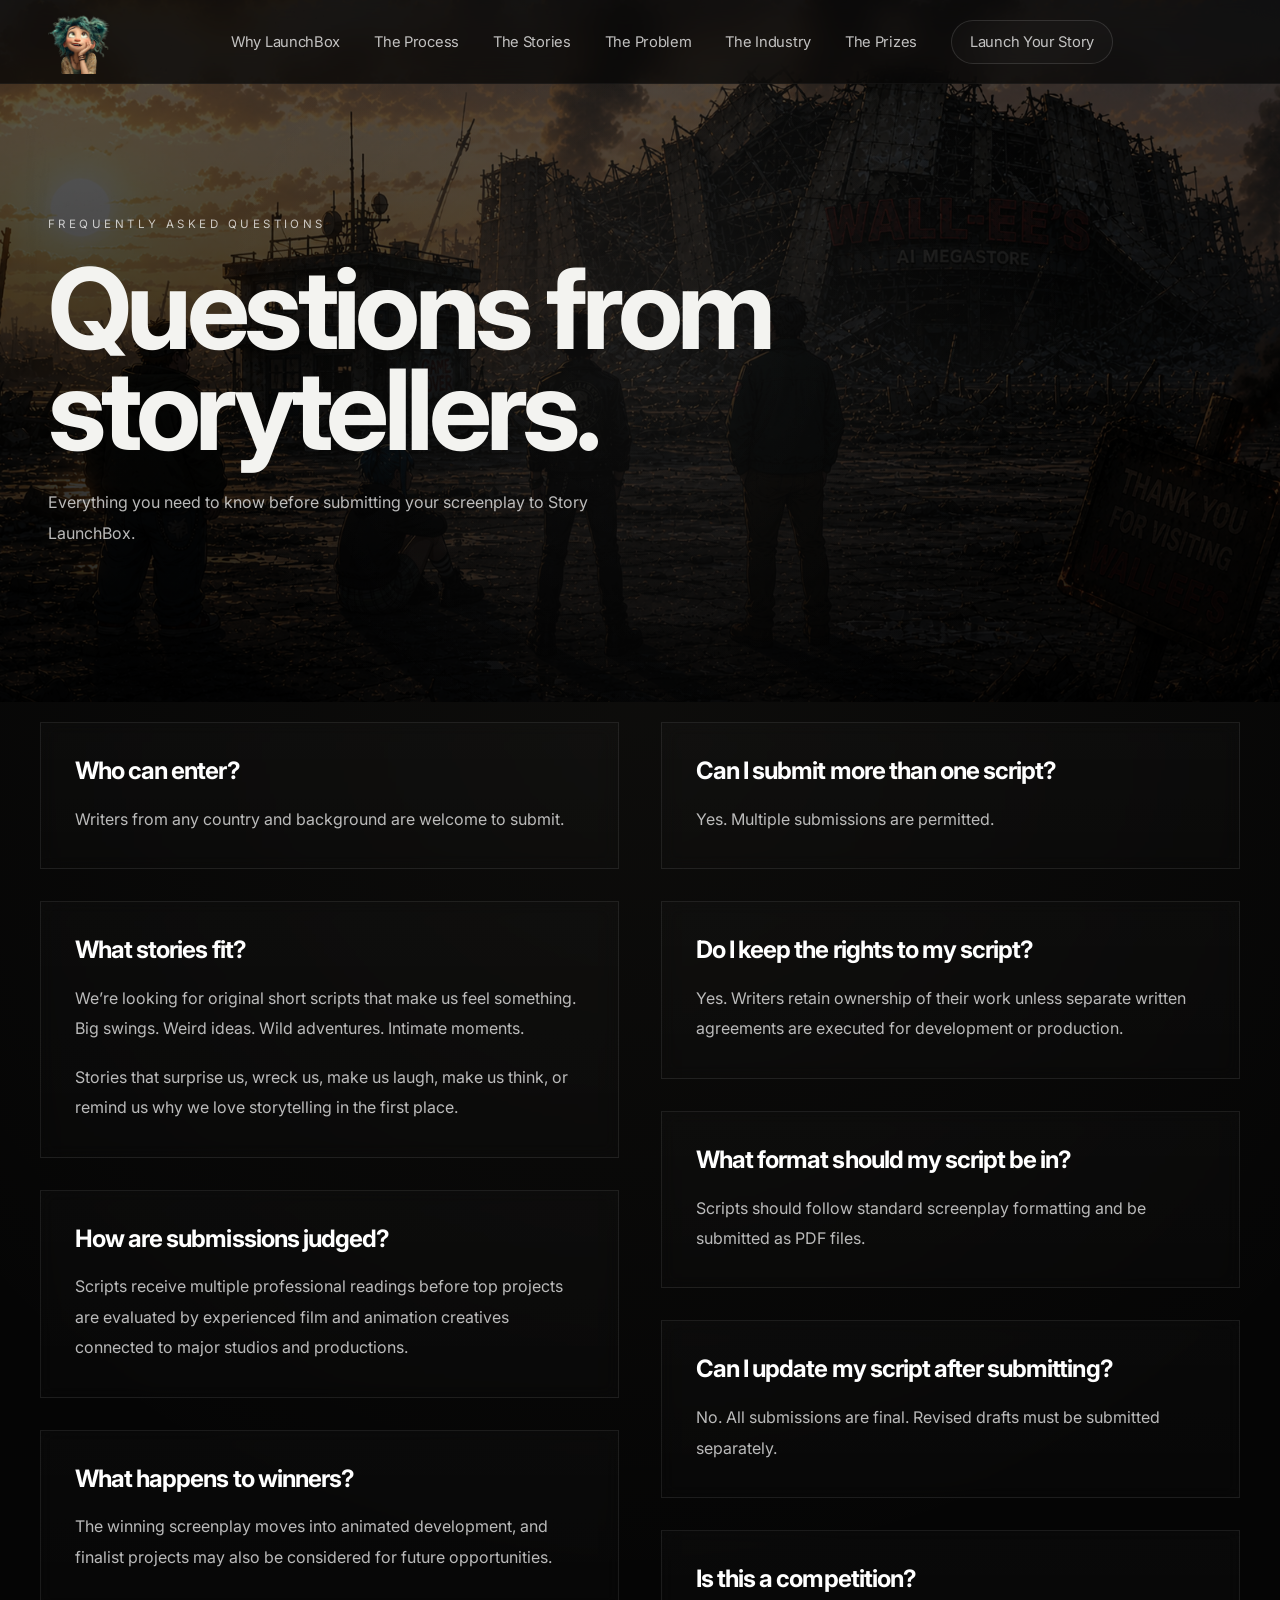
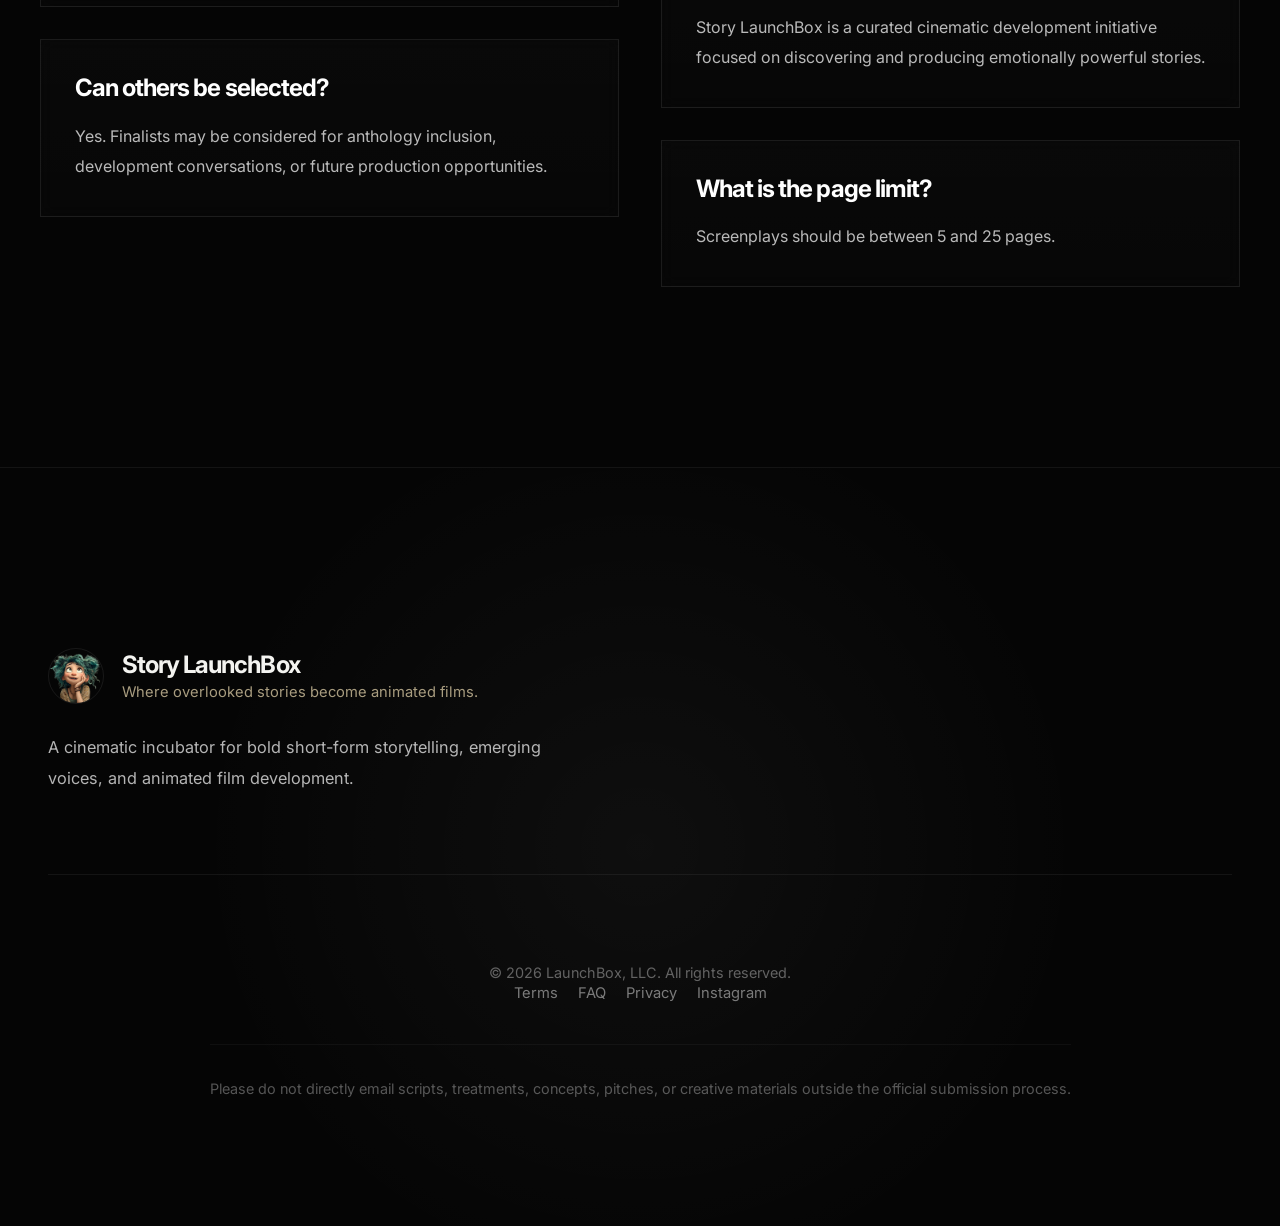
<file: faq.html>
<!DOCTYPE html>
<html lang="en">

<head>

  <meta charset="UTF-8" />

  <meta
    name="viewport"
    content="width=device-width, initial-scale=1.0"
  />

  <title>
Animation Screenplay Competition FAQ | Story LaunchBox
</title>

<meta
    name="keywords"
    content="screenplay competition, animation screenplay competition, short screenplay contest, screenplay submission, animated short film, screenplay incubator, short film screenplay competition, animation writing competition"
  />

  <meta
    name="author"
    content="Story LaunchBox"
  />

  <meta
    name="robots"
    content="index, follow"
  />

  <meta
    name="theme-color"
    content="#050505"
  />

  <meta
    name="color-scheme"
    content="dark"
  />

  <link
    rel="canonical"
    href="https://www.storylaunchbox.com/"
  />

  <!-- ========================= -->
  <!-- FAVICON -->
  <!-- ========================= -->

  <link
    rel="icon"
    type="image/x-icon"
    href="./assets/seo/favicon.ico"
  />

  <!-- ========================= -->
  <!-- OPEN GRAPH -->
  <!-- ========================= -->

  <meta
    property="og:type"
    content="website"
  />

  <meta
    property="og:site_name"
    content="Story LaunchBox"
  />

  <meta
    property="og:title"
    content="Story LaunchBox | Animated Short Screenplay Competition"
  />

  <meta
    property="og:description"
    content="One selected screenplay will become a professionally produced animated short film."
  />

  <meta
    property="og:url"
    content="https://www.storylaunchbox.com/"
  />

  <meta
    property="og:image"
    content="https://www.storylaunchbox.com/assets/seo/og-image.jpg"
  />

  <!-- ========================= -->
  <!-- TWITTER / X -->
  <!-- ========================= -->

  <meta
    name="twitter:card"
    content="summary_large_image"
  />

  <meta
    name="twitter:title"
    content="Story LaunchBox | Animated Short Screenplay Competition"
  />

  <meta
    name="twitter:description"
    content="One selected screenplay will become a professionally produced animated short film."
  />

  <meta
    name="twitter:image"
    content="https://www.storylaunchbox.com/assets/seo/og-image.jpg"
  />

  <!-- ========================= -->
  <!-- PERFORMANCE -->
  <!-- ========================= -->

  <link rel="preconnect" href="https://fonts.googleapis.com">

  <link
    rel="preconnect"
    href="https://fonts.gstatic.com"
    crossorigin
  >

  <!-- ========================= -->
  <!-- FONTS -->
  <!-- ========================= -->

  <link
    href="https://fonts.googleapis.com/css2?family=Inter:wght@300;400;500;600;700;800&display=swap"
    rel="stylesheet"
  >

  <!-- ========================= -->
  <!-- STYLES -->
  <!-- ========================= -->

  <link rel="stylesheet" href="style.css" />

</head>

<body>

  <!-- ========================= -->
  <!-- HEADER -->
  <!-- ========================= -->

  <header class="header">

    <a href="/" class="logo">

  <img
    src="./assets/logo/logo.png"
    alt="Story LaunchBox"
  >

</a>

    <button
      class="hamburger"
      id="hamburger"
      aria-label="Open Menu"
    >

      <span></span>
      <span></span>
      <span></span>

    </button>

    <nav
      class="nav"
      id="nav"
    >

      <a href="/#mission">
        Why LaunchBox
      </a>
      
      <a href="/#process">
        The Process
      </a>

      <a href="/#stories">
        The Stories
      </a>
      <a href="/#problem">
        The Problem
      </a>

      <a href="/#industry">
        The Industry
      </a>

      <a href="/#winner">
        The Prizes
      </a>

      <a
        href="./submit.html"
        class="nav-cta"
      >
        Launch Your Story
      </a>

    </nav>

  </header>

  <!-- ========================= -->
<!-- FAQ HERO -->
<!-- ========================= -->

<section class="page-hero">

  <div class="page-hero-bg why-bg"></div>

  <div class="page-hero-overlay"></div>

  <div class="page-hero-content">

    <p class="section-label">
      FREQUENTLY ASKED QUESTIONS
    </p>

    <h1>
      Questions from storytellers.
    </h1>

    <p>

      Everything you need to know before
      submitting your screenplay to Story LaunchBox.

    </p>

  </div>

</section>



<!-- ========================= -->
<!-- FAQ GRID -->
<!-- ========================= -->

<section class="faq-section">

  <div class="faq-grid">

    <!-- LEFT COLUMN -->

    <div class="faq-column">

      <div class="faq-item glow-card">

        <h3>
          Who can enter?
        </h3>

        <p>
          Writers from any country and background are welcome to submit.
        </p>

      </div>

      <div class="faq-item glow-card">

        <h3>
          What stories fit?
        </h3>

        <p>

          We’re looking for original short scripts that make us feel something.
          Big swings. Weird ideas. Wild adventures. Intimate moments.

        </p>

        <p>

          Stories that surprise us, wreck us, make us laugh,
          make us think, or remind us why we love storytelling
          in the first place.

        </p>

      </div>

      <div class="faq-item glow-card">

        <h3>
          How are submissions judged?
        </h3>

        <p>

          Scripts receive multiple professional readings before
          top projects are evaluated by experienced film and
          animation creatives connected to major studios and productions.

        </p>

      </div>

      <div class="faq-item glow-card">

        <h3>
          What happens to winners?
        </h3>

        <p>

          The winning screenplay moves into animated development,
          and finalist projects may also be considered for future opportunities.

        </p>

      </div>

      <div class="faq-item glow-card">

        <h3>
          Can others be selected?
        </h3>

        <p>

          Yes. Finalists may be considered for anthology inclusion,
          development conversations, or future production opportunities.

        </p>

      </div>

    </div>

    <!-- RIGHT COLUMN -->

    <div class="faq-column">

      <div class="faq-item glow-card">

        <h3>
          Can I submit more than one script?
        </h3>

        <p>
          Yes. Multiple submissions are permitted.
        </p>

      </div>

      <div class="faq-item glow-card">

        <h3>
          Do I keep the rights to my script?
        </h3>

        <p>

          Yes. Writers retain ownership of their work unless
          separate written agreements are executed for development
          or production.

        </p>

      </div>

      <div class="faq-item glow-card">

        <h3>
          What format should my script be in?
        </h3>

        <p>

          Scripts should follow standard screenplay formatting
          and be submitted as PDF files.

        </p>

      </div>

      <div class="faq-item glow-card">

        <h3>
          Can I update my script after submitting?
        </h3>

        <p>

          No. All submissions are final.
          Revised drafts must be submitted separately.

        </p>

      </div>

      <div class="faq-item glow-card">

        <h3>
          Is this a competition?
        </h3>

        <p>

          Story LaunchBox is a curated cinematic development initiative
          focused on discovering and producing emotionally powerful stories.

        </p>

      </div>

      <div class="faq-item glow-card">

        <h3>
          What is the page limit?
        </h3>

        <p>
          Screenplays should be between 5 and 25 pages.
        </p>

      </div>

    </div>

  </div>

</section>

<!-- ========================= -->
<!-- FOOTER -->
<!-- ========================= -->

<footer class="footer">

  <div class="footer-glow"></div>

  <div class="footer-inner">

    <!-- TOP -->

    <div class="footer-top">

      <div class="footer-brand">

        <div class="footer-logo-wrap">

          <img
            src="./assets/logo/logo.png"
            alt="Story LaunchBox"
            class="footer-logo"
          >

          <div>

            <h3>
              Story LaunchBox
            </h3>

            <p>
              Where overlooked stories become animated films.
            </p>

          </div>

        </div>

        <div class="footer-description">

          A cinematic incubator for bold short-form storytelling,
          emerging voices, and animated film development.

        </div>

      </div>

    </div>

    <!-- BOTTOM -->

    <div class="footer-bottom">

      <div class="footer-meta">

        <p>
          © 2026 LaunchBox, LLC. All rights reserved.
        </p>

      </div>

      <div class="footer-links">

        <a href="./terms.html">
    Terms
  </a>

  <a href="./faq.html">
    FAQ
  </a>

  <a href="./privacy.html">
    Privacy
  </a>

        <a
          href="https://www.instagram.com/storylaunchbox/"
          target="_blank"
        >
          Instagram
        </a>

      </div>

      <div class="footer-disclaimer">

        Please do not directly email scripts, treatments,
        concepts, pitches, or creative materials outside
        the official submission process.

      </div>

    </div>

  </div>

</footer>

  
  <!-- ========================= -->
<!-- BACK TO TOP -->
<!-- ========================= -->

<button
  class="to-top-btn"
  id="toTopBtn"
  aria-label="Back to top"
>

  ↑

</button>

<script src="script.js"></script>
</body>
</html>
</file>
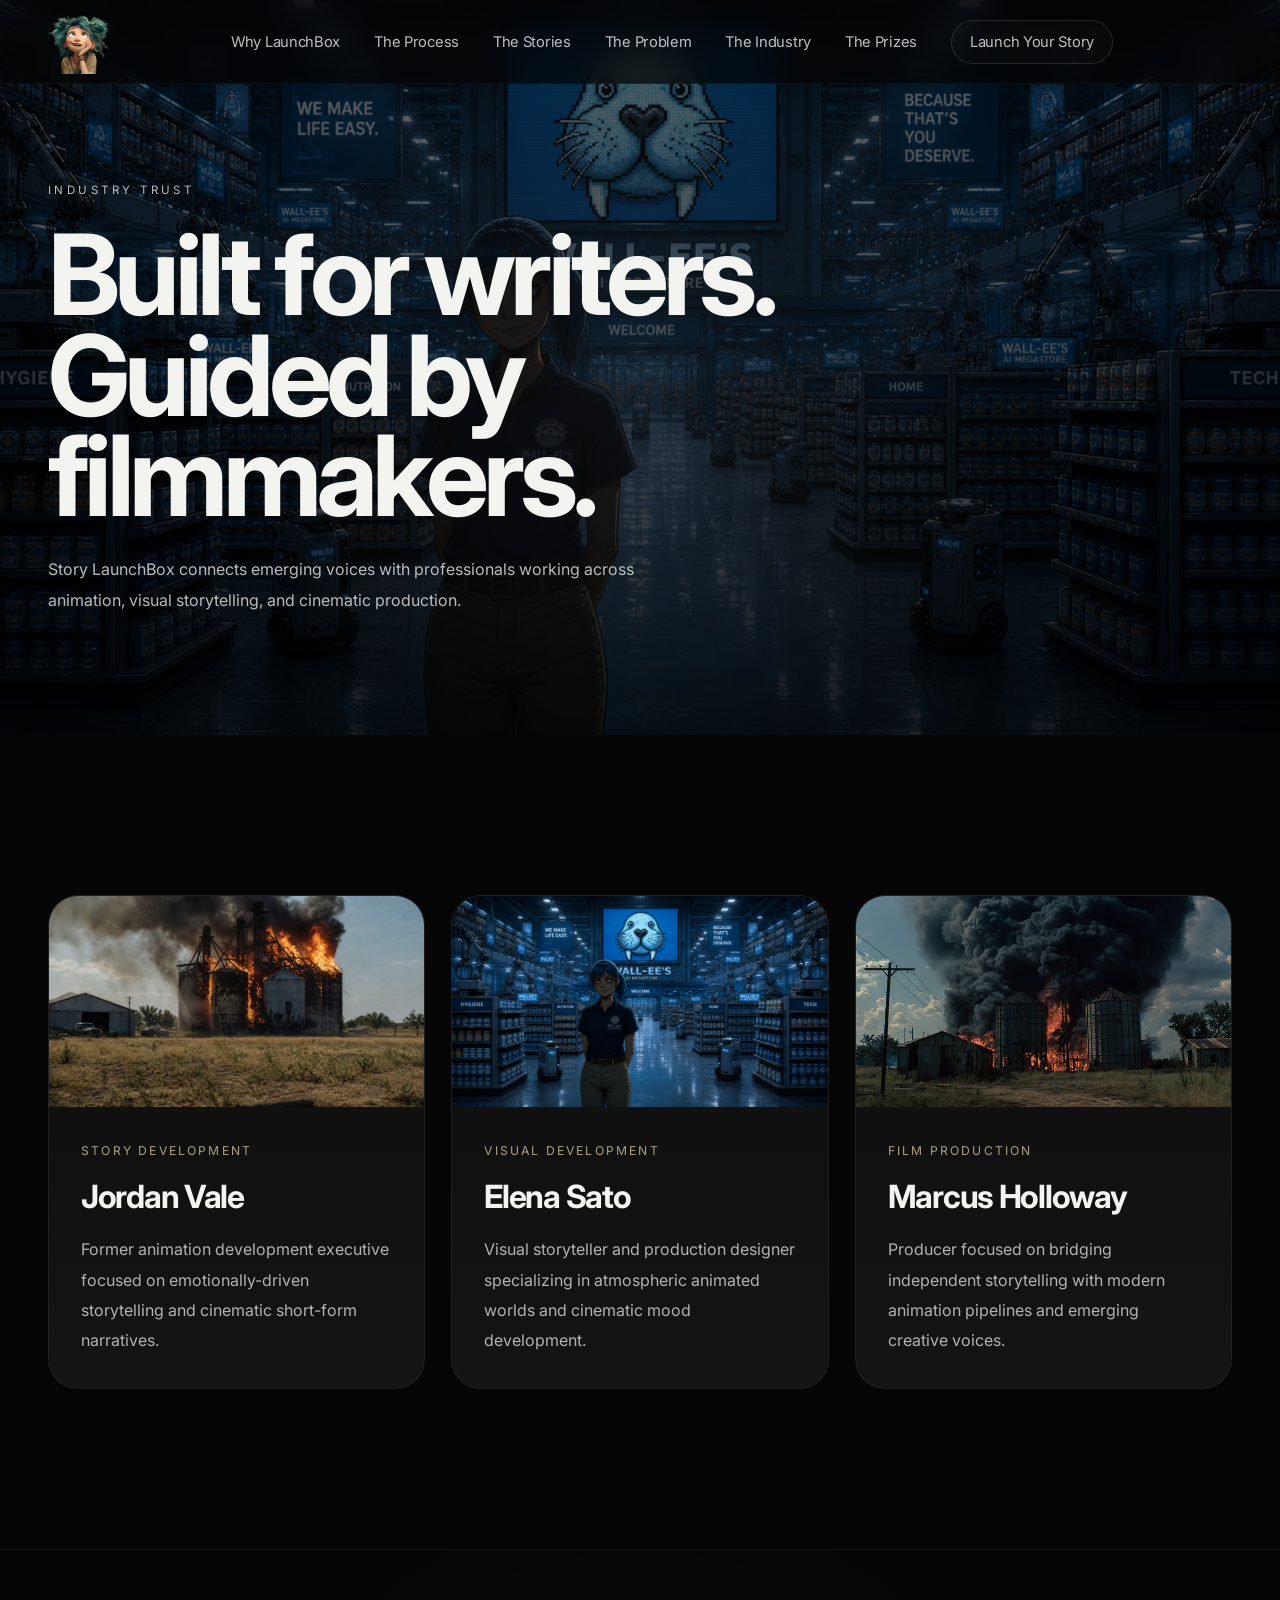
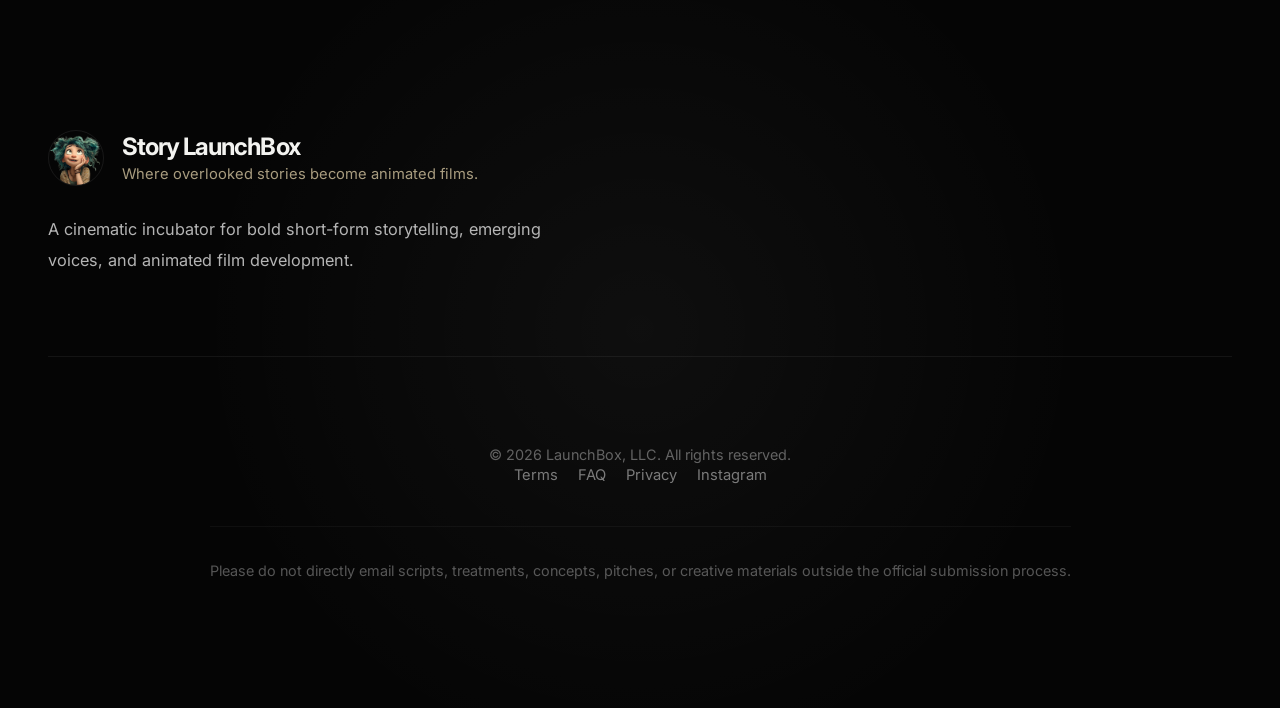
<file: industry.html>
<!DOCTYPE html>
<html lang="en">

<head>

  <meta charset="UTF-8" />

  <meta
    name="viewport"
    content="width=device-width, initial-scale=1.0"
  />

  <title>
The Judges Behind Story LaunchBox
</title>

<meta
    name="keywords"
    content="screenplay competition, animation screenplay competition, short screenplay contest, screenplay submission, animated short film, screenplay incubator, short film screenplay competition, animation writing competition"
  />

  <meta
    name="author"
    content="Story LaunchBox"
  />

  <meta
    name="robots"
    content="index, follow"
  />

  <meta
    name="theme-color"
    content="#050505"
  />

  <meta
    name="color-scheme"
    content="dark"
  />

  <link
    rel="canonical"
    href="https://www.storylaunchbox.com/"
  />

  <!-- ========================= -->
  <!-- FAVICON -->
  <!-- ========================= -->

  <link
    rel="icon"
    type="image/x-icon"
    href="./assets/seo/favicon.ico"
  />

  <!-- ========================= -->
  <!-- OPEN GRAPH -->
  <!-- ========================= -->

  <meta
    property="og:type"
    content="website"
  />

  <meta
    property="og:site_name"
    content="Story LaunchBox"
  />

  <meta
    property="og:title"
    content="Story LaunchBox | Animated Short Screenplay Competition"
  />

  <meta
    property="og:description"
    content="One selected screenplay will become a professionally produced animated short film."
  />

  <meta
    property="og:url"
    content="https://www.storylaunchbox.com/"
  />

  <meta
    property="og:image"
    content="https://www.storylaunchbox.com/assets/seo/og-image.jpg"
  />

  <!-- ========================= -->
  <!-- TWITTER / X -->
  <!-- ========================= -->

  <meta
    name="twitter:card"
    content="summary_large_image"
  />

  <meta
    name="twitter:title"
    content="Story LaunchBox | Animated Short Screenplay Competition"
  />

  <meta
    name="twitter:description"
    content="One selected screenplay will become a professionally produced animated short film."
  />

  <meta
    name="twitter:image"
    content="https://www.storylaunchbox.com/assets/seo/og-image.jpg"
  />

  <!-- ========================= -->
  <!-- PERFORMANCE -->
  <!-- ========================= -->

  <link rel="preconnect" href="https://fonts.googleapis.com">

  <link
    rel="preconnect"
    href="https://fonts.gstatic.com"
    crossorigin
  >

  <!-- ========================= -->
  <!-- FONTS -->
  <!-- ========================= -->

  <link
    href="https://fonts.googleapis.com/css2?family=Inter:wght@300;400;500;600;700;800&display=swap"
    rel="stylesheet"
  >

  <!-- ========================= -->
  <!-- STYLES -->
  <!-- ========================= -->

  <link rel="stylesheet" href="style.css" />

</head>

<body>

  <!-- ========================= -->
  <!-- HEADER -->
  <!-- ========================= -->

  <header class="header">

    <a href="/" class="logo">

  <img
    src="./assets/logo/logo.png"
    alt="Story LaunchBox"
  >

</a>

    <button
      class="hamburger"
      id="hamburger"
      aria-label="Open Menu"
    >

      <span></span>
      <span></span>
      <span></span>

    </button>

    <nav
      class="nav"
      id="nav"
    >

      <a href="/#mission">
        Why LaunchBox
      </a>
      
      <a href="/#process">
        The Process
      </a>

      <a href="/#stories">
        The Stories
      </a>
      <a href="/#problem">
        The Problem
      </a>

      <a href="/#industry">
        The Industry
      </a>

      <a href="/#winner">
        The Prizes
      </a>

      <a
        href="./submit.html"
        class="nav-cta"
      >
        Launch Your Story
      </a>

    </nav>

  </header>
  <!-- ========================= -->
<!-- INDUSTRY HERO -->
<!-- ========================= -->

<section class="page-hero">

  <div class="page-hero-bg"></div>

  <div class="page-hero-overlay"></div>

  <div class="page-hero-content">

    <p class="section-label">
      INDUSTRY TRUST
    </p>

    <h1>
      Built for writers.<br>
      Guided by filmmakers.
    </h1>

    <p>

      Story LaunchBox connects emerging voices
      with professionals working across animation,
      visual storytelling, and cinematic production.

    </p>

  </div>

</section>
<!-- ========================= -->
<!-- INDUSTRY GRID -->
<!-- ========================= -->

<section class="industry-page-section">

  <div class="industry-page-grid">

    <article class="industry-profile glow-card">

      <img
        src="./assets/stills/still-1.png"
        alt="Animation filmmakers collaborating in production"
      >

      <div class="industry-profile-content">

        <span>
          STORY DEVELOPMENT
        </span>

        <h2>
          Jordan Vale
        </h2>

        <p>

          Former animation development executive
          focused on emotionally-driven storytelling
          and cinematic short-form narratives.

        </p>

      </div>

    </article>

    <article class="industry-profile glow-card">

      <img
        src="./assets/stills/still-2.png"
        alt="Storyboard and visual development process"
      >

      <div class="industry-profile-content">

        <span>
          VISUAL DEVELOPMENT
        </span>

        <h2>
          Elena Sato
        </h2>

        <p>

          Visual storyteller and production designer
          specializing in atmospheric animated worlds
          and cinematic mood development.

        </p>

      </div>

    </article>

    <article class="industry-profile glow-card">

      <img
        src="./assets/stills/still-5.png"
        alt="Independent animated film production"
      >

      <div class="industry-profile-content">

        <span>
          FILM PRODUCTION
        </span>

        <h2>
          Marcus Holloway
        </h2>

        <p>

          Producer focused on bridging independent
          storytelling with modern animation pipelines
          and emerging creative voices.

        </p>

      </div>

    </article>

  </div>

</section>
<!-- ========================= -->
<!-- FOOTER -->
<!-- ========================= -->

<footer class="footer">

  <div class="footer-glow"></div>

  <div class="footer-inner">

    <!-- TOP -->

    <div class="footer-top">

      <div class="footer-brand">

        <div class="footer-logo-wrap">

          <img
            src="./assets/logo/logo.png"
            alt="Story LaunchBox"
            class="footer-logo"
          >

          <div>

            <h3>
              Story LaunchBox
            </h3>

            <p>
              Where overlooked stories become animated films.
            </p>

          </div>

        </div>

        <div class="footer-description">

          A cinematic incubator for bold short-form storytelling,
          emerging voices, and animated film development.

        </div>

      </div>

    </div>

    <!-- BOTTOM -->

    <div class="footer-bottom">

      <div class="footer-meta">

        <p>
          © 2026 LaunchBox, LLC. All rights reserved.
        </p>

      </div>

      <div class="footer-links">

        <a href="./terms.html">
    Terms
  </a>

  <a href="./faq.html">
    FAQ
  </a>

  <a href="./privacy.html">
    Privacy
  </a>

        <a
          href="https://www.instagram.com/storylaunchbox/"
          target="_blank"
        >
          Instagram
        </a>

      </div>

      <div class="footer-disclaimer">

        Please do not directly email scripts, treatments,
        concepts, pitches, or creative materials outside
        the official submission process.

      </div>

    </div>

  </div>

</footer>

  
  <!-- ========================= -->
<!-- BACK TO TOP -->
<!-- ========================= -->

<button
  class="to-top-btn"
  id="toTopBtn"
  aria-label="Back to top"
>

  ↑

</button>

<script src="script.js"></script>
</body>
</html>
</file>
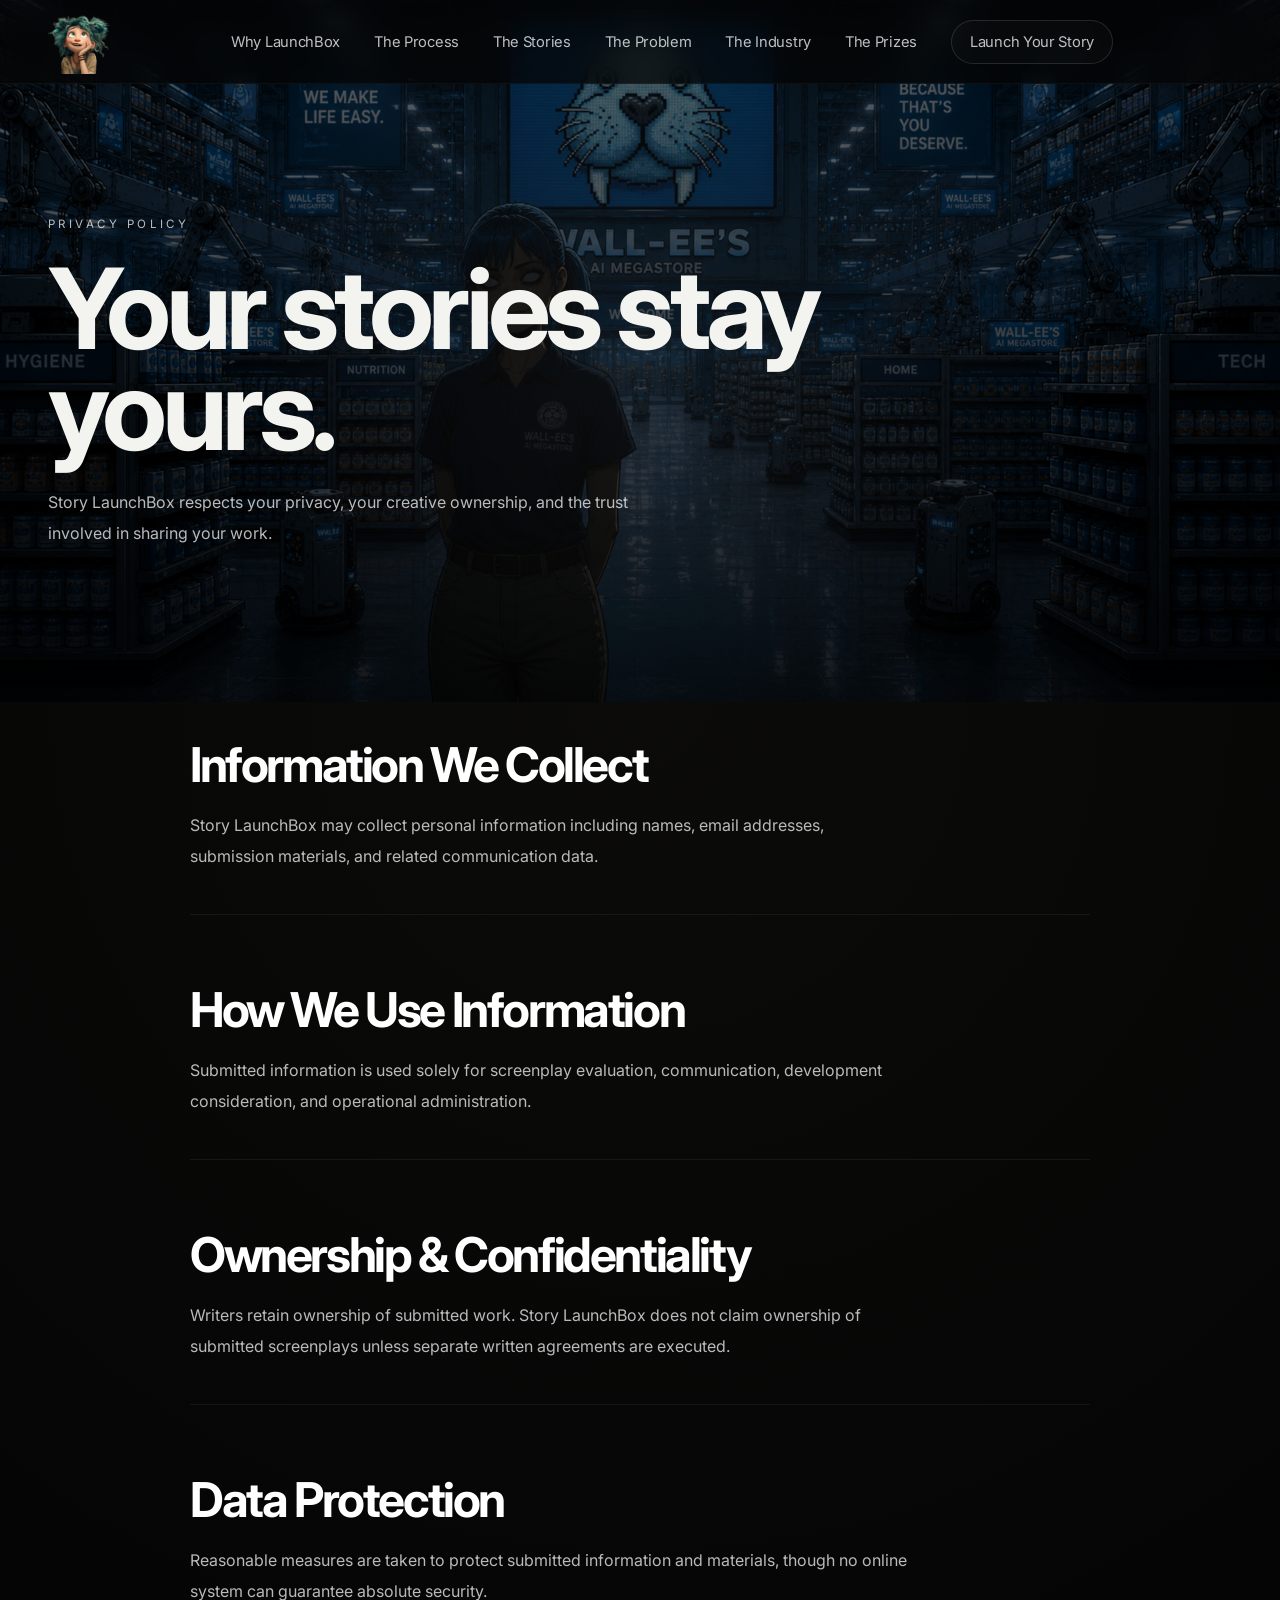
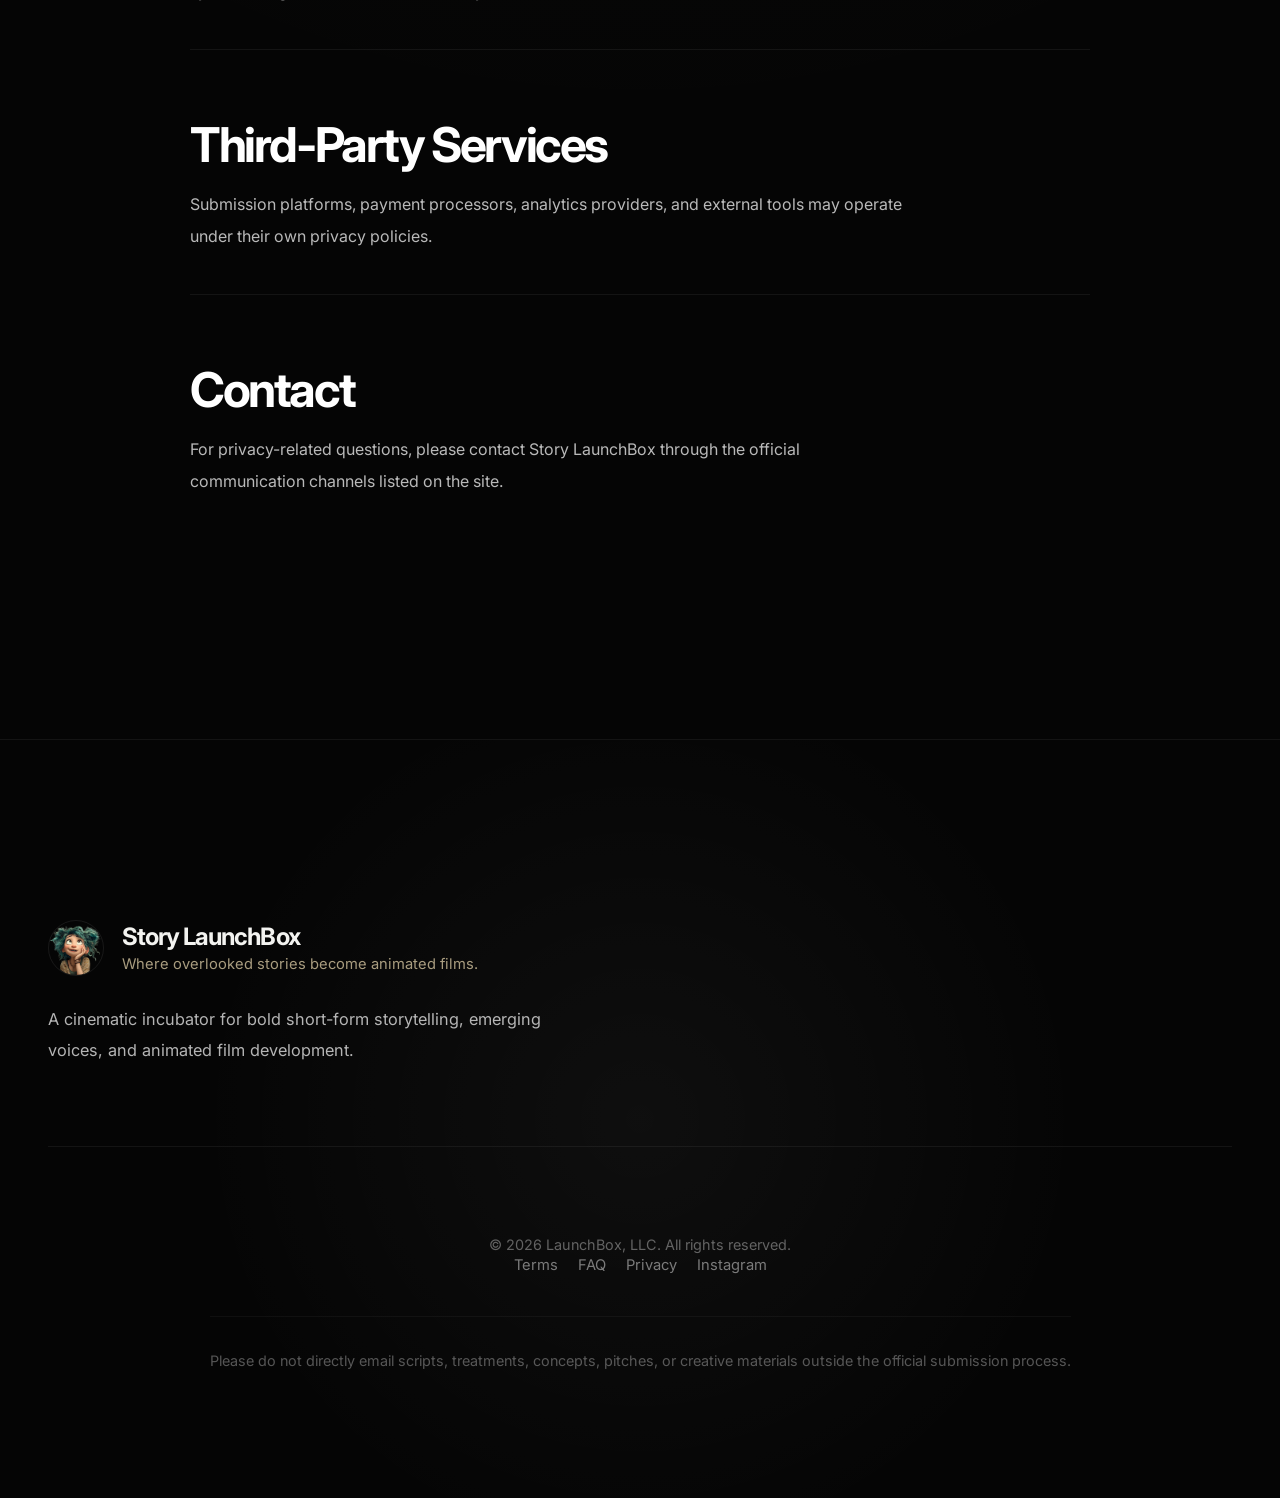
<file: privacy.html>
<!DOCTYPE html>
<html lang="en">

<head>

  <meta charset="UTF-8" />

  <meta
    name="viewport"
    content="width=device-width, initial-scale=1.0"
  />

  <title>
Your Story Stays Yours | Story LaunchBox
</title>

<meta
    name="keywords"
    content="screenplay competition, animation screenplay competition, short screenplay contest, screenplay submission, animated short film, screenplay incubator, short film screenplay competition, animation writing competition"
  />

  <meta
    name="author"
    content="Story LaunchBox"
  />

  <meta
    name="robots"
    content="index, follow"
  />

  <meta
    name="theme-color"
    content="#050505"
  />

  <meta
    name="color-scheme"
    content="dark"
  />

  <link
    rel="canonical"
    href="https://www.storylaunchbox.com/"
  />

  <!-- ========================= -->
  <!-- FAVICON -->
  <!-- ========================= -->

  <link
    rel="icon"
    type="image/x-icon"
    href="./assets/seo/favicon.ico"
  />

  <!-- ========================= -->
  <!-- OPEN GRAPH -->
  <!-- ========================= -->

  <meta
    property="og:type"
    content="website"
  />

  <meta
    property="og:site_name"
    content="Story LaunchBox"
  />

  <meta
    property="og:title"
    content="Story LaunchBox | Animated Short Screenplay Competition"
  />

  <meta
    property="og:description"
    content="One selected screenplay will become a professionally produced animated short film."
  />

  <meta
    property="og:url"
    content="https://www.storylaunchbox.com/"
  />

  <meta
    property="og:image"
    content="https://www.storylaunchbox.com/assets/seo/og-image.jpg"
  />

  <!-- ========================= -->
  <!-- TWITTER / X -->
  <!-- ========================= -->

  <meta
    name="twitter:card"
    content="summary_large_image"
  />

  <meta
    name="twitter:title"
    content="Story LaunchBox | Animated Short Screenplay Competition"
  />

  <meta
    name="twitter:description"
    content="One selected screenplay will become a professionally produced animated short film."
  />

  <meta
    name="twitter:image"
    content="https://www.storylaunchbox.com/assets/seo/og-image.jpg"
  />

  <!-- ========================= -->
  <!-- PERFORMANCE -->
  <!-- ========================= -->

  <link rel="preconnect" href="https://fonts.googleapis.com">

  <link
    rel="preconnect"
    href="https://fonts.gstatic.com"
    crossorigin
  >

  <!-- ========================= -->
  <!-- FONTS -->
  <!-- ========================= -->

  <link
    href="https://fonts.googleapis.com/css2?family=Inter:wght@300;400;500;600;700;800&display=swap"
    rel="stylesheet"
  >

  <!-- ========================= -->
  <!-- STYLES -->
  <!-- ========================= -->

  <link rel="stylesheet" href="style.css" />

</head>

<body>

  <!-- ========================= -->
  <!-- HEADER -->
  <!-- ========================= -->

  <header class="header">

    <a href="/" class="logo">

  <img
    src="./assets/logo/logo.png"
    alt="Story LaunchBox"
  >

</a>

    <button
      class="hamburger"
      id="hamburger"
      aria-label="Open Menu"
    >

      <span></span>
      <span></span>
      <span></span>

    </button>

    <nav
      class="nav"
      id="nav"
    >

      <a href="/#mission">
        Why LaunchBox
      </a>
      
      <a href="/#process">
        The Process
      </a>

      <a href="/#stories">
        The Stories
      </a>
      <a href="/#problem">
        The Problem
      </a>

      <a href="/#industry">
        The Industry
      </a>

      <a href="/#winner">
        The Prizes
      </a>

      <a
        href="./submit.html"
        class="nav-cta"
      >
        Launch Your Story
      </a>

    </nav>

  </header>

<!-- ========================= -->
<!-- PRIVACY HERO -->
<!-- ========================= -->

<section class="page-hero">

  <div class="page-hero-bg process-bg"></div>

  <div class="page-hero-overlay"></div>

  <div class="page-hero-content">

    <p class="section-label">
      PRIVACY POLICY
    </p>

    <h1>
      Your stories stay yours.
    </h1>

    <p>

      Story LaunchBox respects your privacy,
      your creative ownership,
      and the trust involved in sharing your work.

    </p>

  </div>

</section>

<!-- ========================= -->
<!-- PRIVACY CONTENT -->
<!-- ========================= -->

<section class="privacy-section">

  <div class="privacy-container">

    <div class="privacy-block">

      <h2>
        Information We Collect
      </h2>

      <p>

        Story LaunchBox may collect personal information
        including names, email addresses,
        submission materials, and related communication data.

      </p>

    </div>

    <div class="privacy-block">

      <h2>
        How We Use Information
      </h2>

      <p>

        Submitted information is used solely for
        screenplay evaluation, communication,
        development consideration,
        and operational administration.

      </p>

    </div>

    <div class="privacy-block">

      <h2>
        Ownership & Confidentiality
      </h2>

      <p>

        Writers retain ownership of submitted work.

        Story LaunchBox does not claim ownership
        of submitted screenplays unless separate
        written agreements are executed.

      </p>

    </div>

    <div class="privacy-block">

      <h2>
        Data Protection
      </h2>

      <p>

        Reasonable measures are taken to protect
        submitted information and materials,
        though no online system can guarantee absolute security.

      </p>

    </div>

    <div class="privacy-block">

      <h2>
        Third-Party Services
      </h2>

      <p>

        Submission platforms, payment processors,
        analytics providers, and external tools
        may operate under their own privacy policies.

      </p>

    </div>

    <div class="privacy-block">

      <h2>
        Contact
      </h2>

      <p>

        For privacy-related questions,
        please contact Story LaunchBox
        through the official communication channels listed on the site.

      </p>

    </div>

  </div>

</section>

<!-- ========================= -->
<!-- FOOTER -->
<!-- ========================= -->

<footer class="footer">

  <div class="footer-glow"></div>

  <div class="footer-inner">

    <!-- TOP -->

    <div class="footer-top">

      <div class="footer-brand">

        <div class="footer-logo-wrap">

          <img
            src="./assets/logo/logo.png"
            alt="Story LaunchBox"
            class="footer-logo"
          >

          <div>

            <h3>
              Story LaunchBox
            </h3>

            <p>
              Where overlooked stories become animated films.
            </p>

          </div>

        </div>

        <div class="footer-description">

          A cinematic incubator for bold short-form storytelling,
          emerging voices, and animated film development.

        </div>

      </div>

    </div>

    <!-- BOTTOM -->

    <div class="footer-bottom">

      <div class="footer-meta">

        <p>
          © 2026 LaunchBox, LLC. All rights reserved.
        </p>

      </div>

      <div class="footer-links">

        <a href="./terms.html">
    Terms
  </a>

  <a href="./faq.html">
    FAQ
  </a>

  <a href="./privacy.html">
    Privacy
  </a>

        <a
          href="https://www.instagram.com/storylaunchbox/"
          target="_blank"
        >
          Instagram
        </a>

      </div>

      <div class="footer-disclaimer">

        Please do not directly email scripts, treatments,
        concepts, pitches, or creative materials outside
        the official submission process.

      </div>

    </div>

  </div>

</footer>

  
  <!-- ========================= -->
<!-- BACK TO TOP -->
<!-- ========================= -->

<button
  class="to-top-btn"
  id="toTopBtn"
  aria-label="Back to top"
>

  ↑

</button>

<script src="script.js"></script>
</body>
</html>
</file>
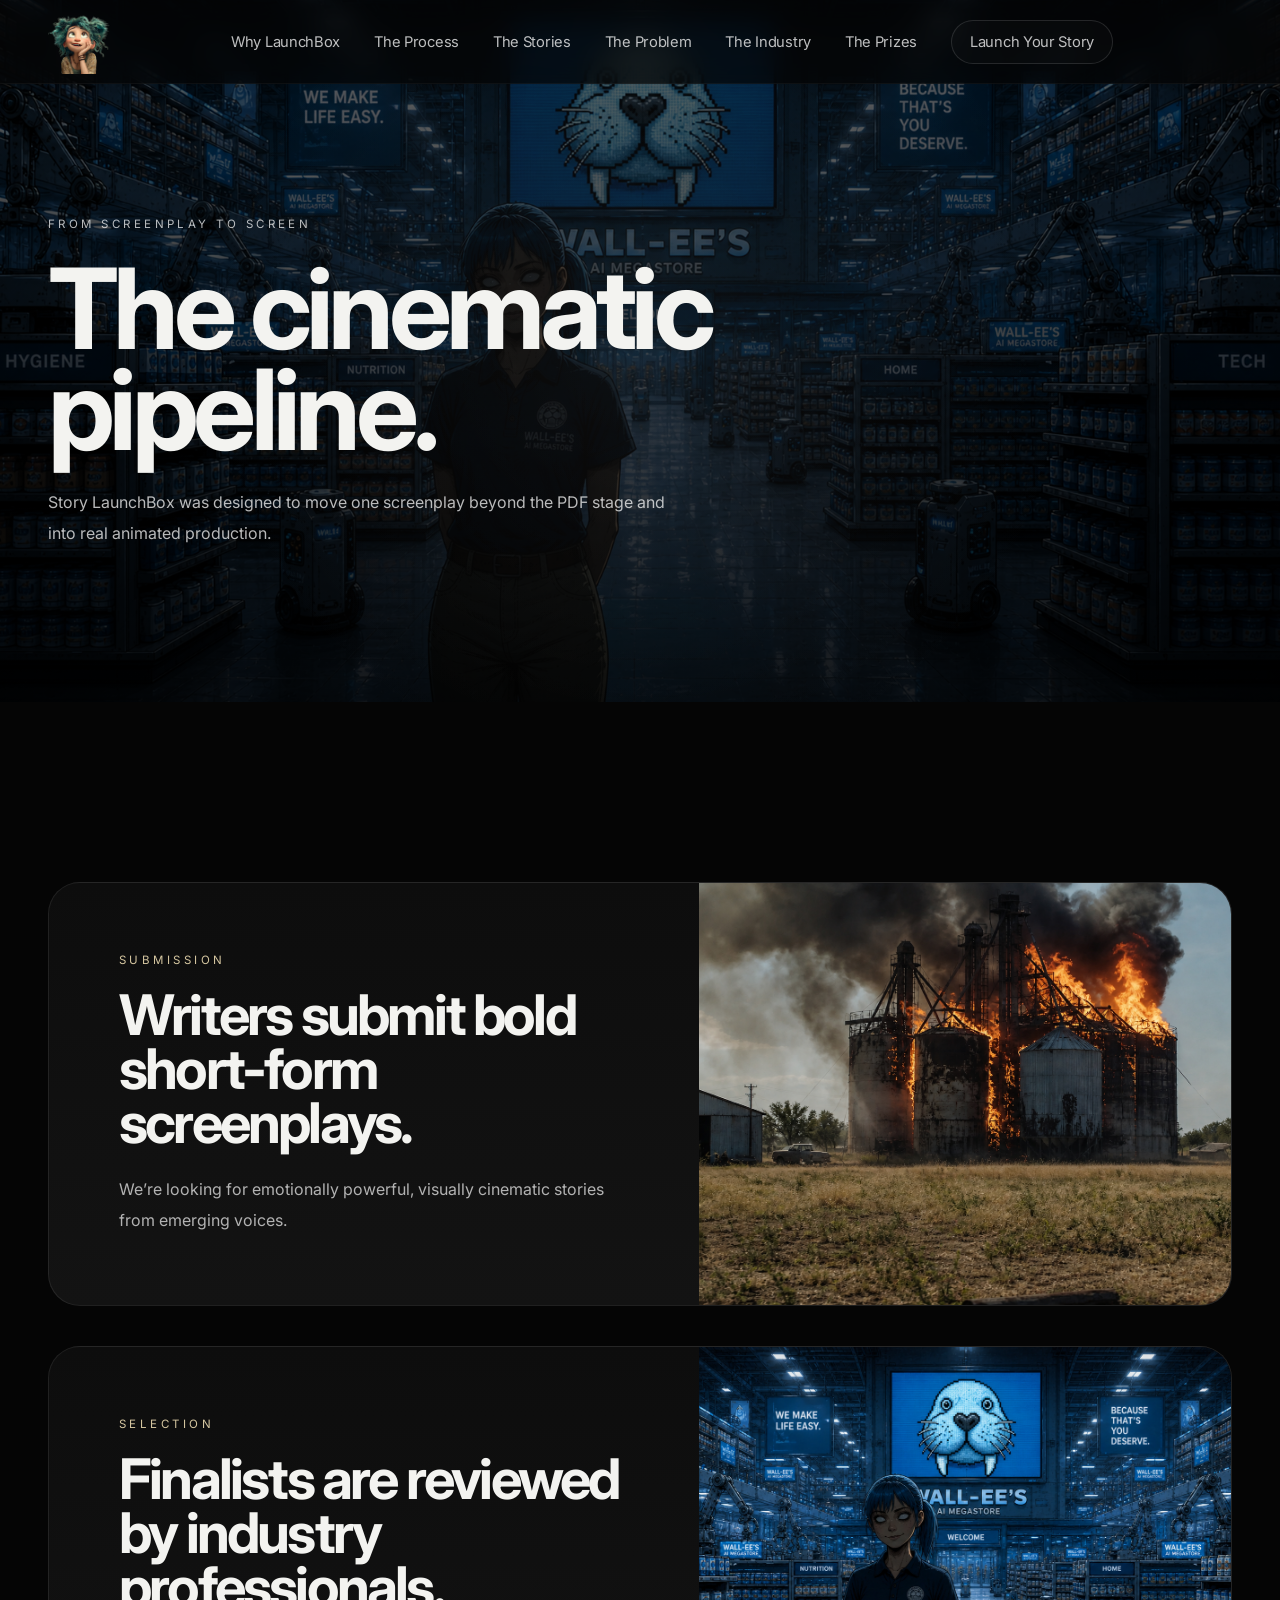
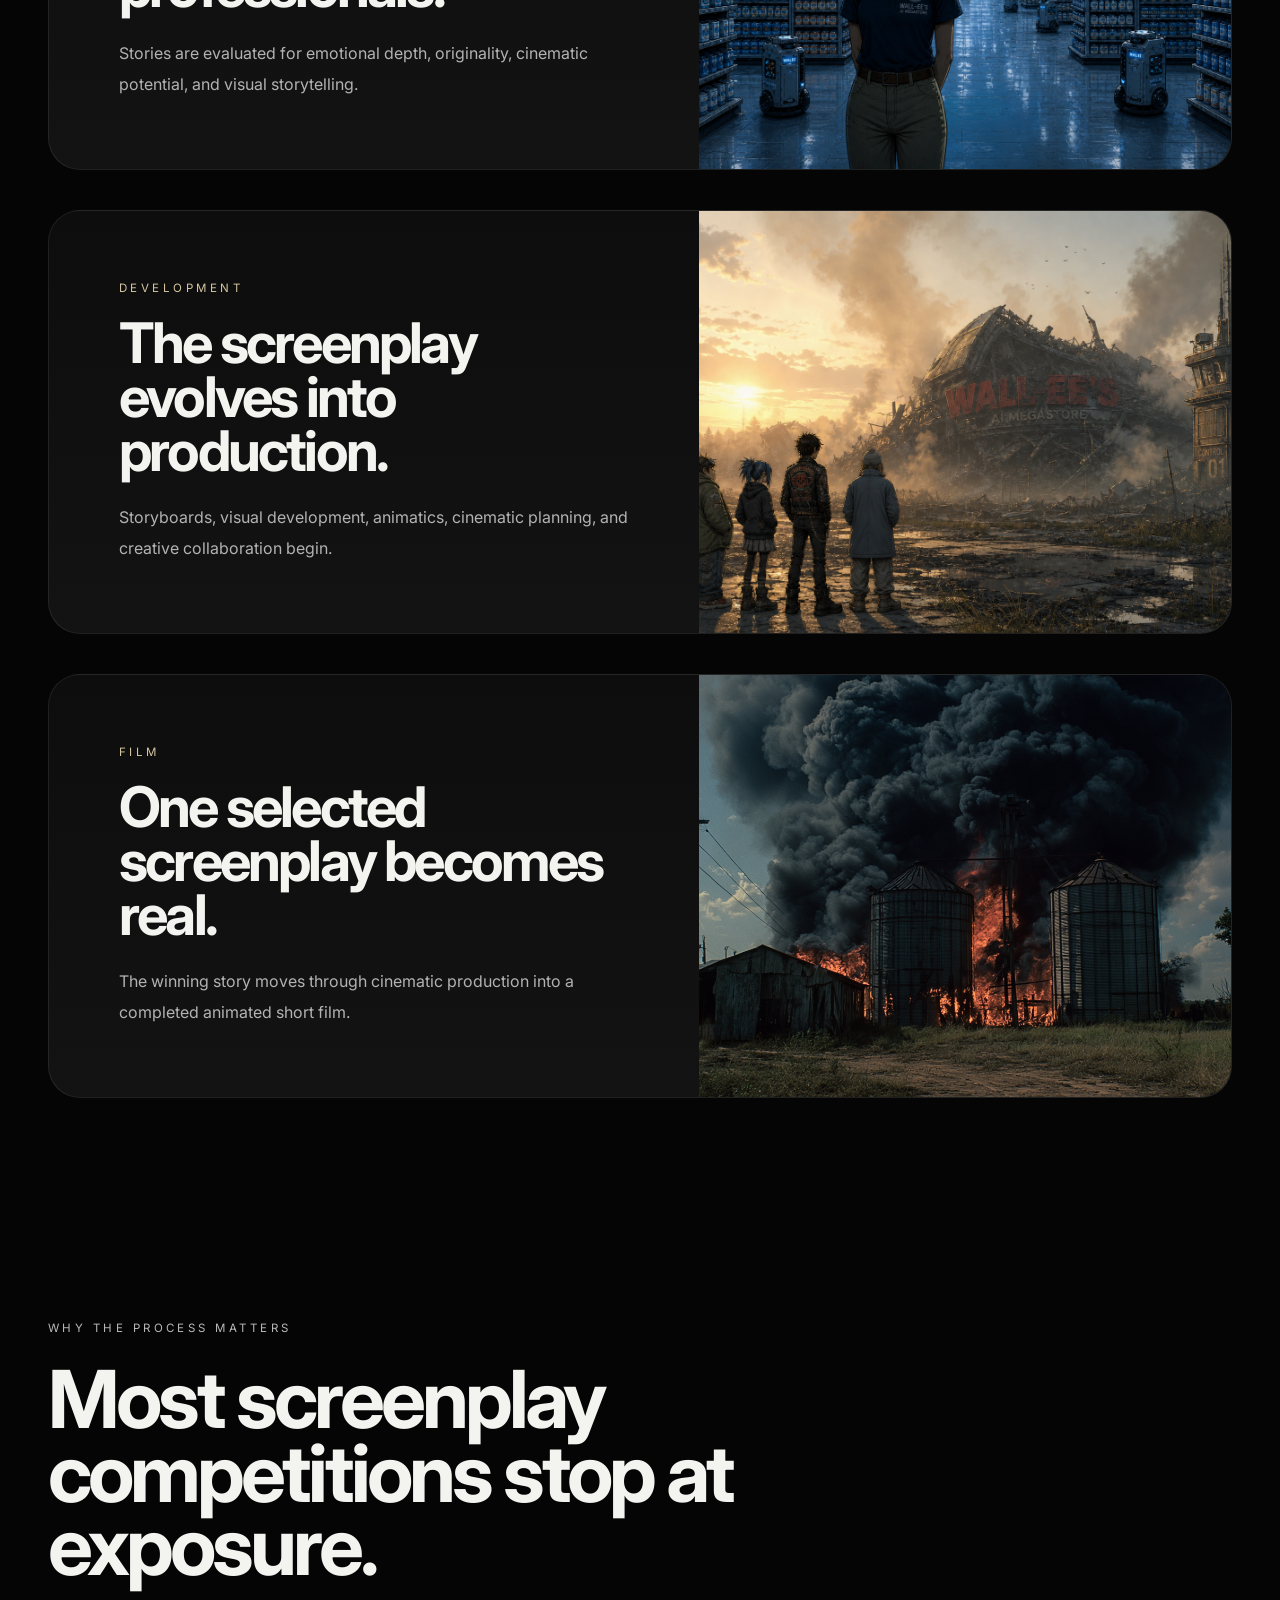
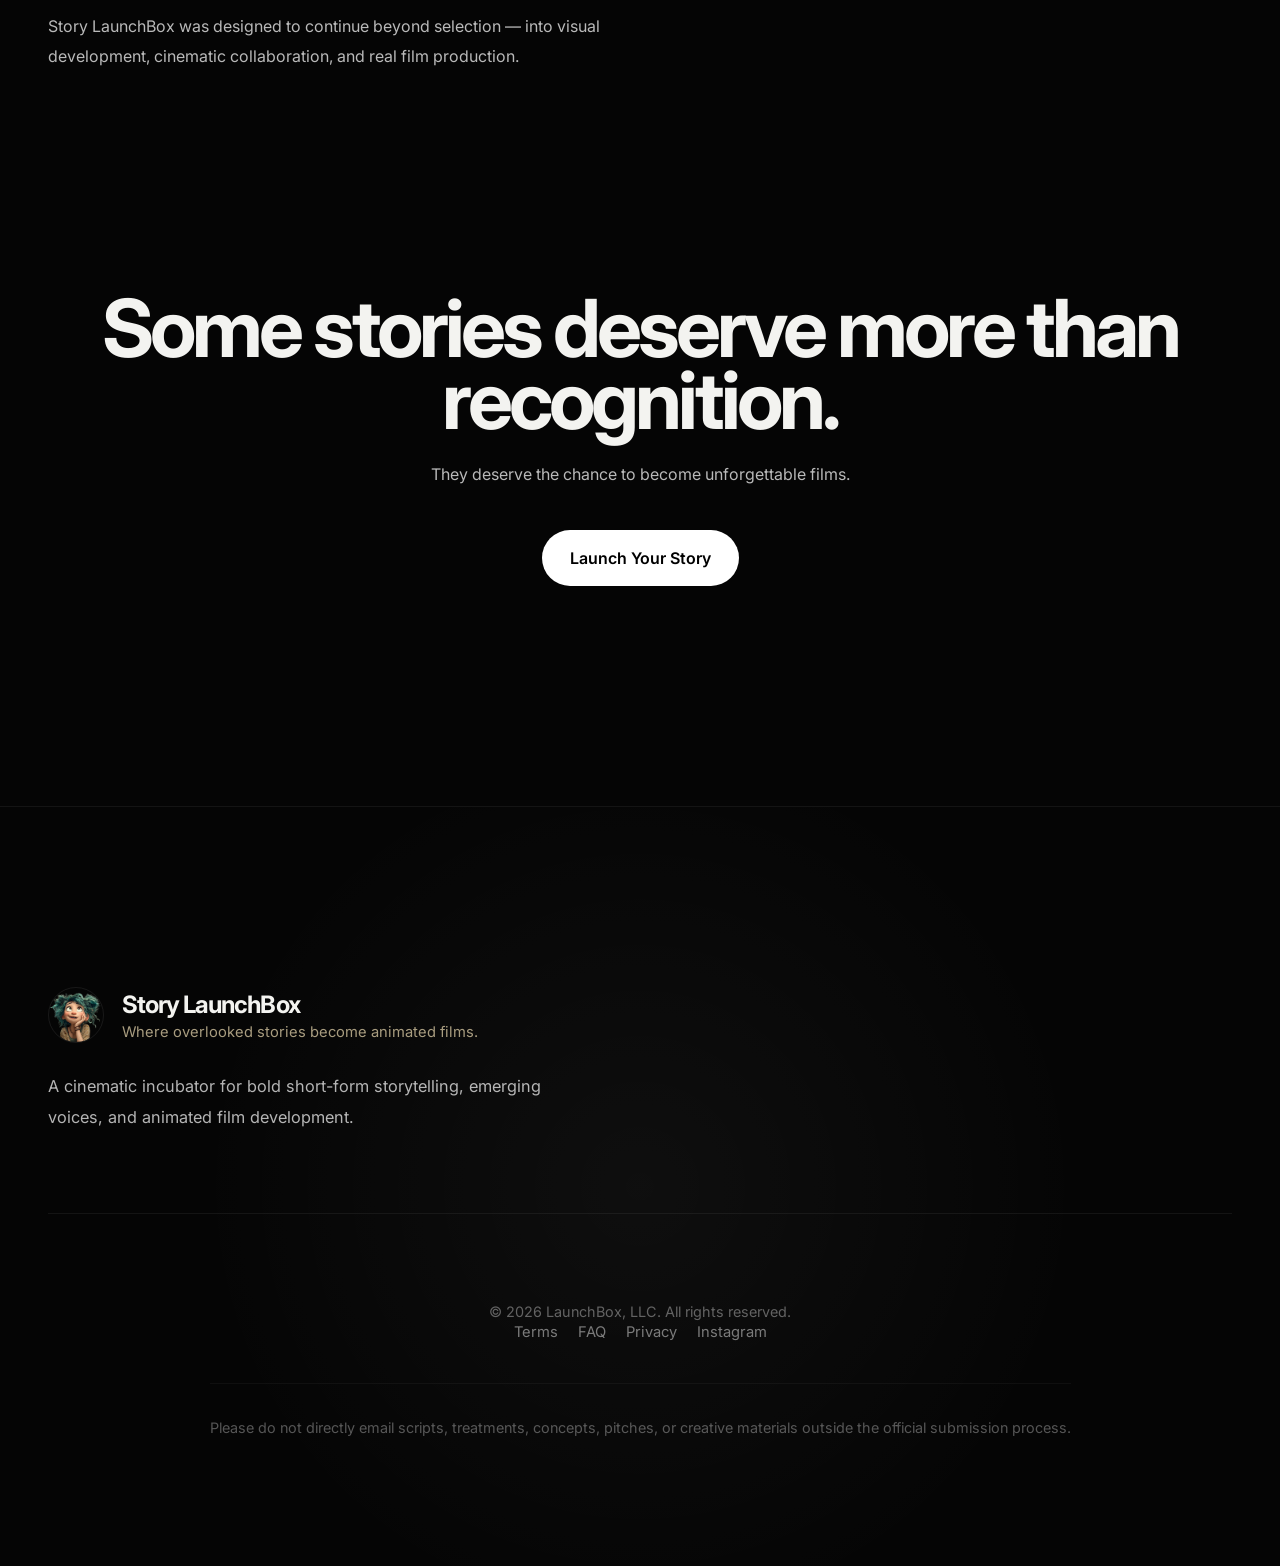
<file: process.html>
<!DOCTYPE html>
<html lang="en">

<head>

  <meta charset="UTF-8" />

  <meta
    name="viewport"
    content="width=device-width, initial-scale=1.0"
  />

  <title>
The Submission Process | Story LaunchBox
</title>

<meta
    name="keywords"
    content="screenplay competition, animation screenplay competition, short screenplay contest, screenplay submission, animated short film, screenplay incubator, short film screenplay competition, animation writing competition"
  />

  <meta
    name="author"
    content="Story LaunchBox"
  />

  <meta
    name="robots"
    content="index, follow"
  />

  <meta
    name="theme-color"
    content="#050505"
  />

  <meta
    name="color-scheme"
    content="dark"
  />

  <link
    rel="canonical"
    href="https://www.storylaunchbox.com/"
  />

  <!-- ========================= -->
  <!-- FAVICON -->
  <!-- ========================= -->

  <link
    rel="icon"
    type="image/x-icon"
    href="./assets/seo/favicon.ico"
  />

  <!-- ========================= -->
  <!-- OPEN GRAPH -->
  <!-- ========================= -->

  <meta
    property="og:type"
    content="website"
  />

  <meta
    property="og:site_name"
    content="Story LaunchBox"
  />

  <meta
    property="og:title"
    content="Story LaunchBox | Animated Short Screenplay Competition"
  />

  <meta
    property="og:description"
    content="One selected screenplay will become a professionally produced animated short film."
  />

  <meta
    property="og:url"
    content="https://www.storylaunchbox.com/"
  />

  <meta
    property="og:image"
    content="https://www.storylaunchbox.com/assets/seo/og-image.jpg"
  />

  <!-- ========================= -->
  <!-- TWITTER / X -->
  <!-- ========================= -->

  <meta
    name="twitter:card"
    content="summary_large_image"
  />

  <meta
    name="twitter:title"
    content="Story LaunchBox | Animated Short Screenplay Competition"
  />

  <meta
    name="twitter:description"
    content="One selected screenplay will become a professionally produced animated short film."
  />

  <meta
    name="twitter:image"
    content="https://www.storylaunchbox.com/assets/seo/og-image.jpg"
  />

  <!-- ========================= -->
  <!-- PERFORMANCE -->
  <!-- ========================= -->

  <link rel="preconnect" href="https://fonts.googleapis.com">

  <link
    rel="preconnect"
    href="https://fonts.gstatic.com"
    crossorigin
  >

  <!-- ========================= -->
  <!-- FONTS -->
  <!-- ========================= -->

  <link
    href="https://fonts.googleapis.com/css2?family=Inter:wght@300;400;500;600;700;800&display=swap"
    rel="stylesheet"
  >

  <!-- ========================= -->
  <!-- STYLES -->
  <!-- ========================= -->

  <link rel="stylesheet" href="style.css" />

</head>

<body>

  <!-- ========================= -->
  <!-- HEADER -->
  <!-- ========================= -->

  <header class="header">

    <a href="/" class="logo">

  <img
    src="./assets/logo/logo.png"
    alt="Story LaunchBox"
  >

</a>

    <button
      class="hamburger"
      id="hamburger"
      aria-label="Open Menu"
    >

      <span></span>
      <span></span>
      <span></span>

    </button>

    <nav
      class="nav"
      id="nav"
    >

      <a href="/#mission">
        Why LaunchBox
      </a>
      
      <a href="/#process">
        The Process
      </a>

      <a href="/#stories">
        The Stories
      </a>
      <a href="/#problem">
        The Problem
      </a>

      <a href="/#industry">
        The Industry
      </a>

      <a href="/#winner">
        The Prizes
      </a>

      <a
        href="./submit.html"
        class="nav-cta"
      >
        Launch Your Story
      </a>

    </nav>

  </header>
  <!-- ========================= -->
<!-- PAGE HERO -->
<!-- ========================= -->

<section class="page-hero">

  <div class="page-hero-bg process-bg"></div>

  <div class="page-hero-overlay"></div>

  <div class="page-hero-content">

    <p class="section-label">
      FROM SCREENPLAY TO SCREEN
    </p>

    <h1>
      The cinematic pipeline.
    </h1>

    <p>

      Story LaunchBox was designed to move one screenplay
      beyond the PDF stage and into real animated production.

    </p>

  </div>

</section>

<!-- ========================= -->
<!-- PROCESS TIMELINE -->
<!-- ========================= -->

<section class="pipeline-section">

  <div class="pipeline-grid">

    <!-- STEP 01 -->

    <div class="pipeline-card glow-card">

      

      <div class="pipeline-content">

        <p class="section-label">
          SUBMISSION
        </p>

        <h2>
          Writers submit bold short-form screenplays.
        </h2>

        <p>

          We’re looking for emotionally powerful,
          visually cinematic stories from emerging voices.

        </p>

      </div>

      <div class="pipeline-image">

        <img
          src="./assets/stills/still-1.png"
          alt="Filmmaker reviewing animated storyboard frames"
        >

      </div>

    </div>

    <!-- STEP 02 -->

    <div class="pipeline-card pipeline-reverse glow-card">

      

      <div class="pipeline-content">

        <p class="section-label">
          SELECTION
        </p>

        <h2>
          Finalists are reviewed by industry professionals.
        </h2>

        <p>

          Stories are evaluated for emotional depth,
          originality, cinematic potential,
          and visual storytelling.

        </p>

      </div>

      <div class="pipeline-image">

        <img
          src="./assets/stills/still-2.png"
          alt="Industry professionals reviewing animated screenplay finalists"
        >

      </div>

    </div>

    <!-- STEP 03 -->

    <div class="pipeline-card glow-card">

      

      <div class="pipeline-content">

        <p class="section-label">
          DEVELOPMENT
        </p>

        <h2>
          The screenplay evolves into production.
        </h2>

        <p>

          Storyboards, visual development,
          animatics, cinematic planning,
          and creative collaboration begin.

        </p>

      </div>

      <div class="pipeline-image">

        <img
          src="./assets/stills/still-3.png"
          alt="Animated storyboards and cinematic development process"
        >

      </div>

    </div>

    <!-- STEP 04 -->

    <div class="pipeline-card pipeline-reverse glow-card">

      

      <div class="pipeline-content">

        <p class="section-label">
          FILM
        </p>

        <h2>
          One selected screenplay becomes real.
        </h2>

        <p>

          The winning story moves through
          cinematic production into a completed
          animated short film.

        </p>

      </div>

      <div class="pipeline-image">

        <img
          src="./assets/stills/still-5.png"
          alt="Animated short film production pipeline"
        >

      </div>

    </div>

  </div>

</section>

<!-- ========================= -->
<!-- PROCESS STATEMENT -->
<!-- ========================= -->

<section class="pipeline-statement">

  <div class="pipeline-statement-inner">

    <p class="section-label">
      WHY THE PROCESS MATTERS
    </p>

    <h2>
      Most screenplay competitions stop at exposure.
    </h2>

    <p>

      Story LaunchBox was designed to continue beyond selection —
      into visual development, cinematic collaboration,
      and real film production.

    </p>

  </div>

</section>

<!-- ========================= -->
<!-- FINAL CTA -->
<!-- ========================= -->

<section class="manifesto-end">

  <h2>
    Some stories deserve more than recognition.
  </h2>

  <p>

    They deserve the chance to become unforgettable films.

  </p>

  <div class="final-buttons">

    <a
      href="./submit.html"
      class="primary-btn"
    >
      Launch Your Story
    </a>

  </div>

</section>
<!-- ========================= -->
<!-- FOOTER -->
<!-- ========================= -->

<footer class="footer">

  <div class="footer-glow"></div>

  <div class="footer-inner">

    <!-- TOP -->

    <div class="footer-top">

      <div class="footer-brand">

        <div class="footer-logo-wrap">

          <img
            src="./assets/logo/logo.png"
            alt="Story LaunchBox"
            class="footer-logo"
          >

          <div>

            <h3>
              Story LaunchBox
            </h3>

            <p>
              Where overlooked stories become animated films.
            </p>

          </div>

        </div>

        <div class="footer-description">

          A cinematic incubator for bold short-form storytelling,
          emerging voices, and animated film development.

        </div>

      </div>

    </div>

    <!-- BOTTOM -->

    <div class="footer-bottom">

      <div class="footer-meta">

        <p>
          © 2026 LaunchBox, LLC. All rights reserved.
        </p>

      </div>

      <div class="footer-links">

        <a href="./terms.html">
    Terms
  </a>

  <a href="./faq.html">
    FAQ
  </a>

  <a href="./privacy.html">
    Privacy
  </a>

        <a
          href="https://www.instagram.com/storylaunchbox/"
          target="_blank"
        >
          Instagram
        </a>

      </div>

      <div class="footer-disclaimer">

        Please do not directly email scripts, treatments,
        concepts, pitches, or creative materials outside
        the official submission process.

      </div>

    </div>

  </div>

</footer>

  
  <!-- ========================= -->
<!-- BACK TO TOP -->
<!-- ========================= -->

<button
  class="to-top-btn"
  id="toTopBtn"
  aria-label="Back to top"
>

  ↑

</button>

<script src="script.js"></script>


</body>
</html>
</file>
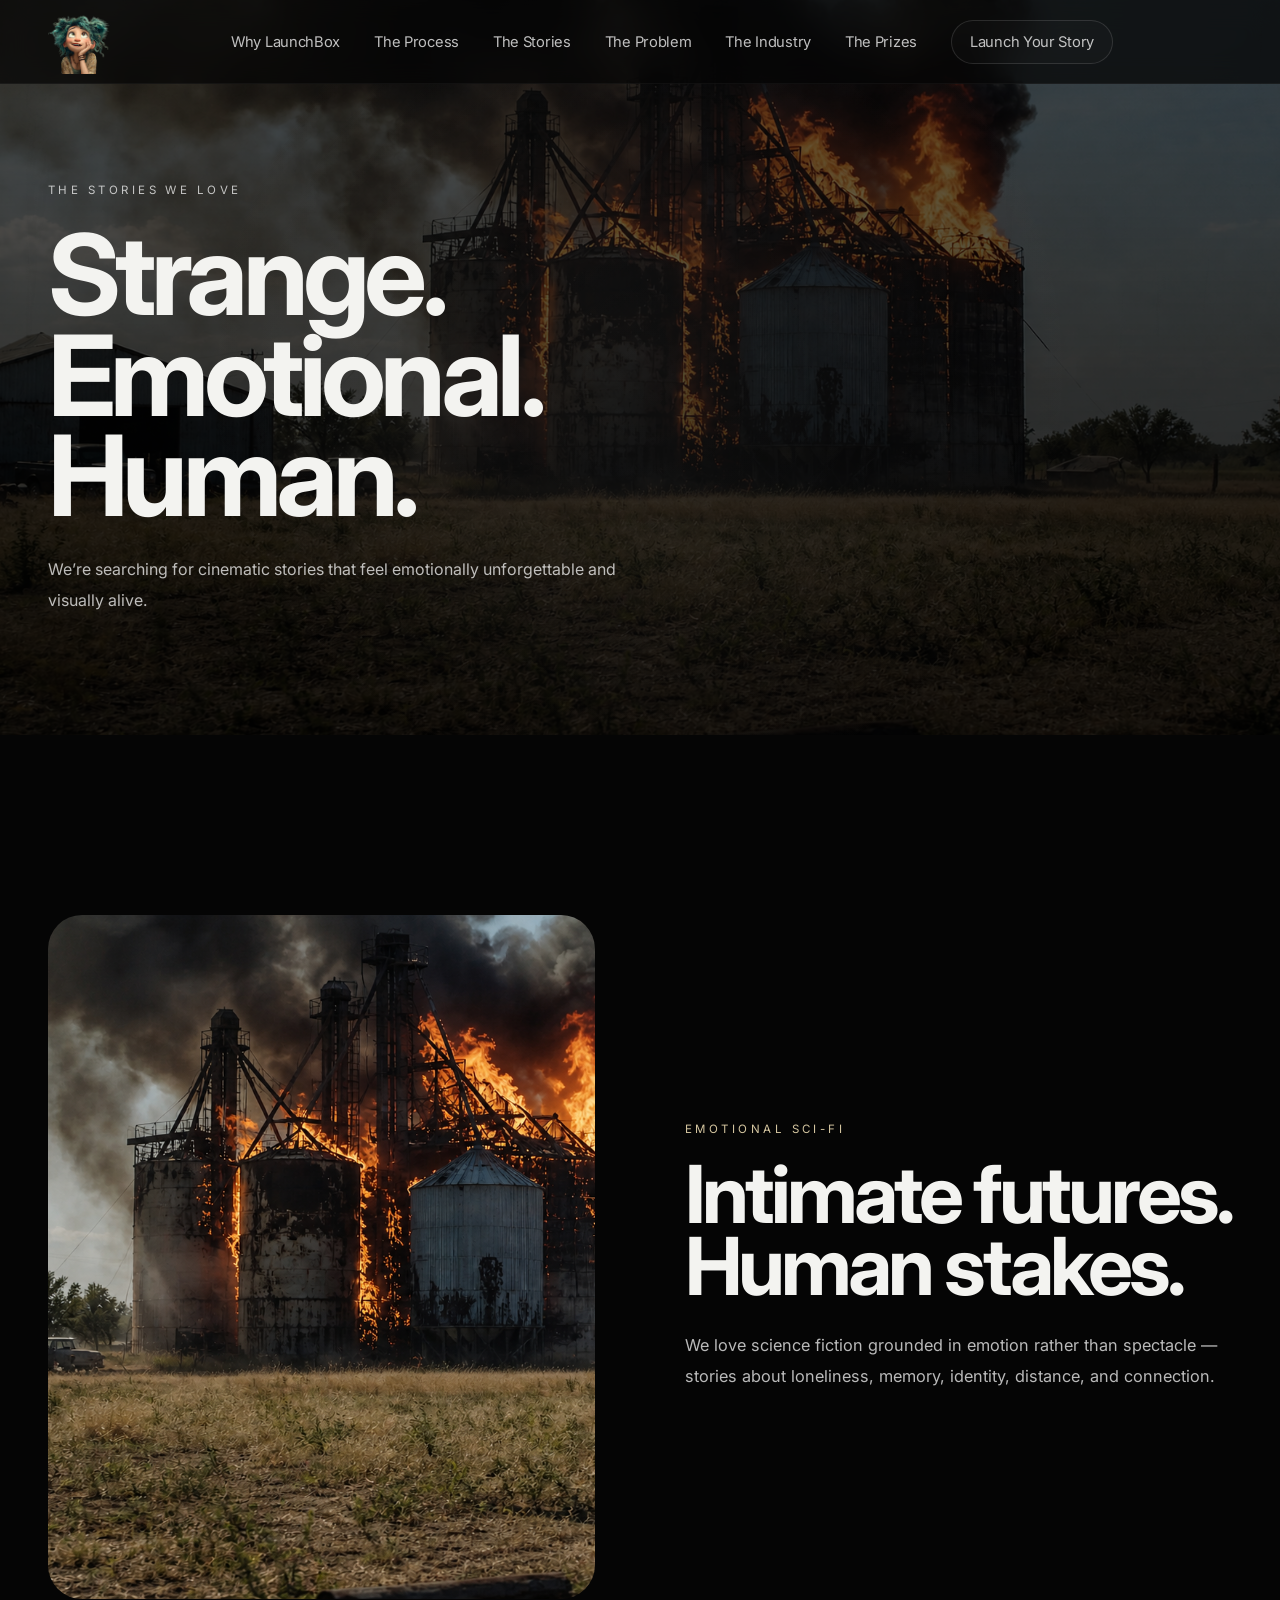
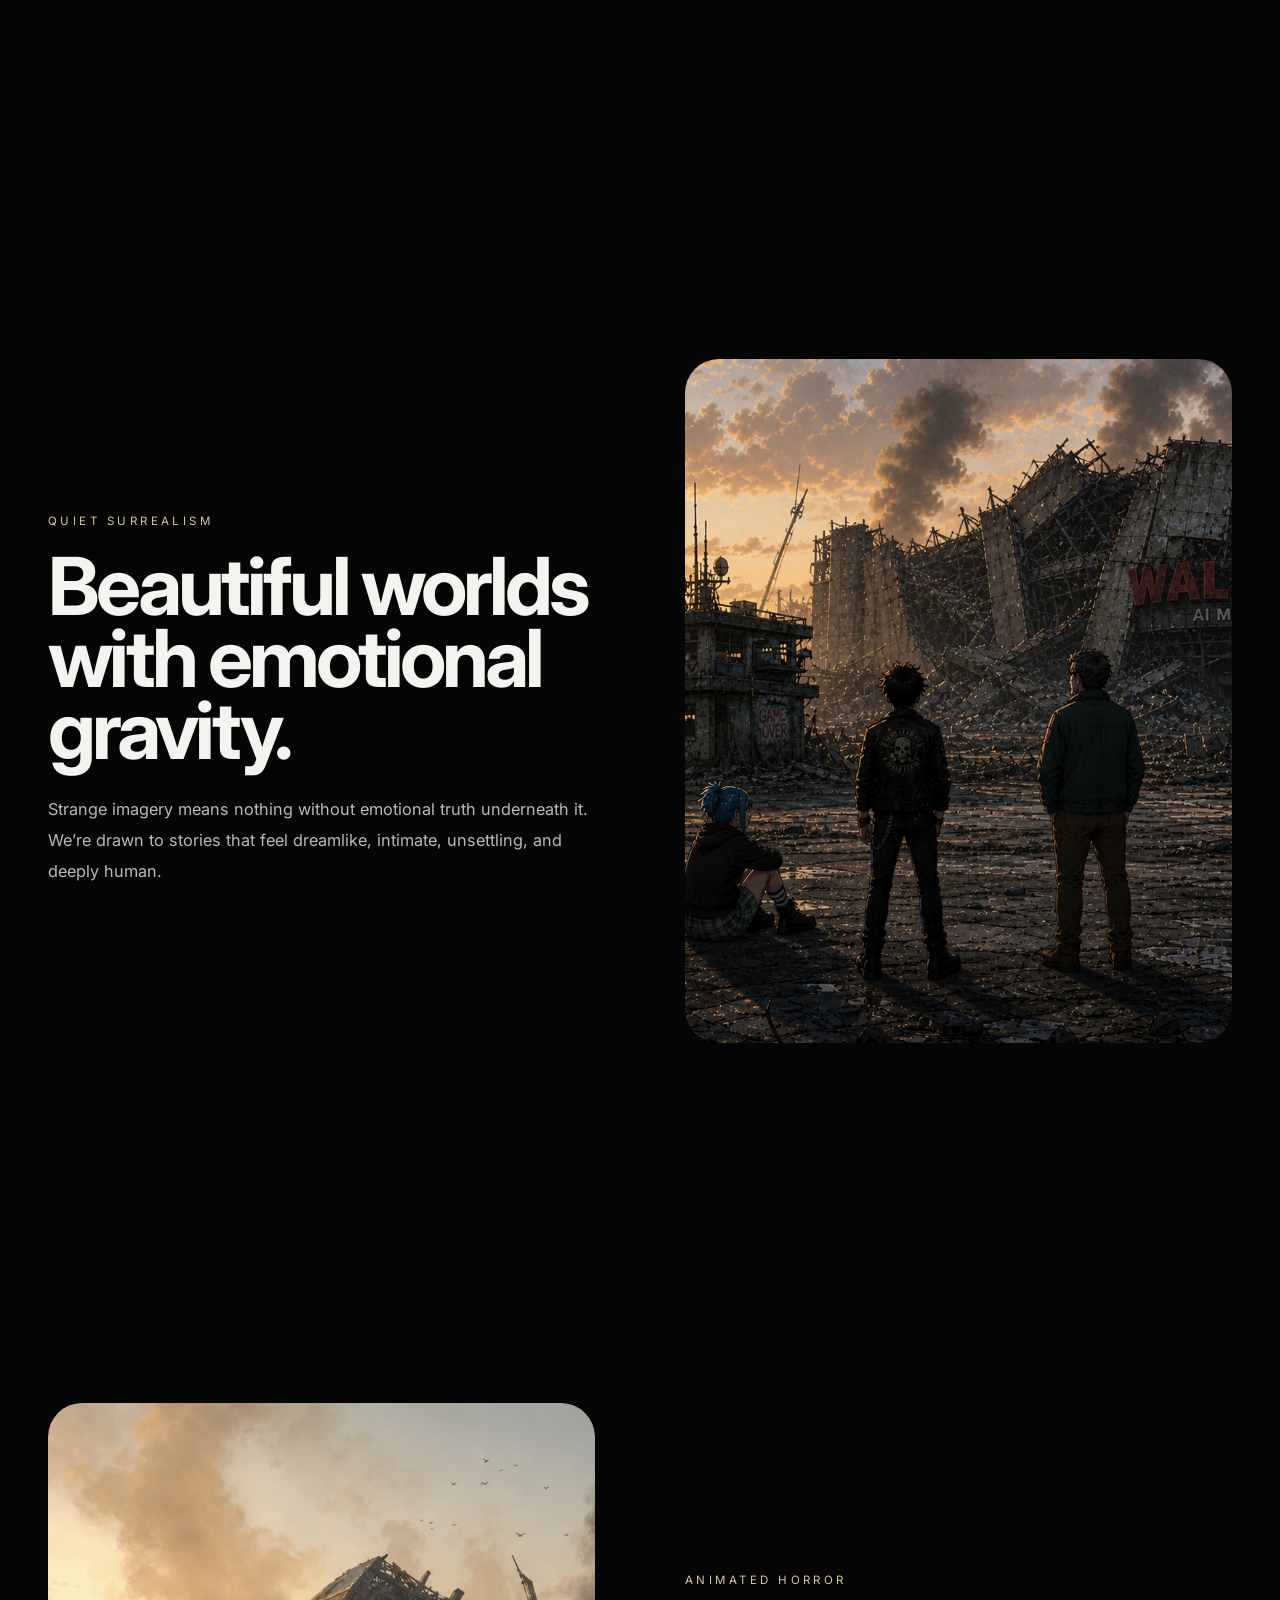
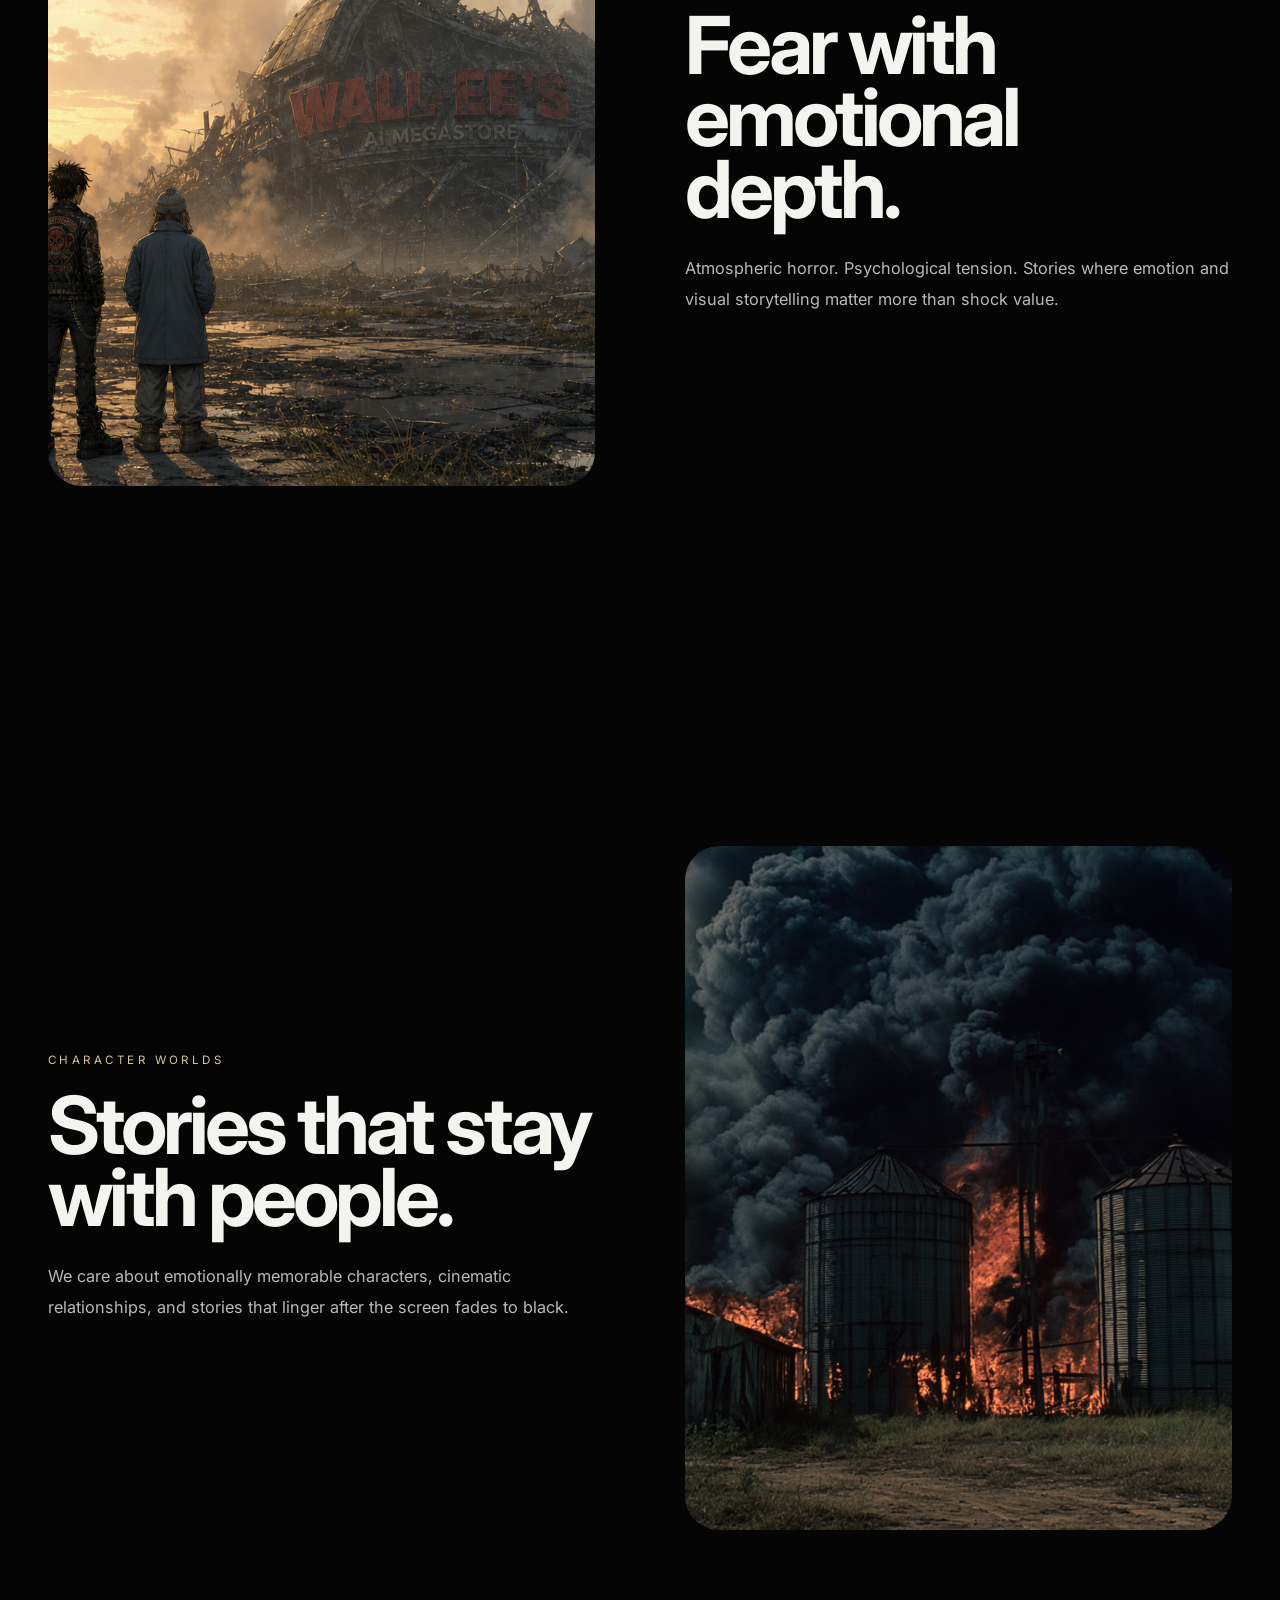
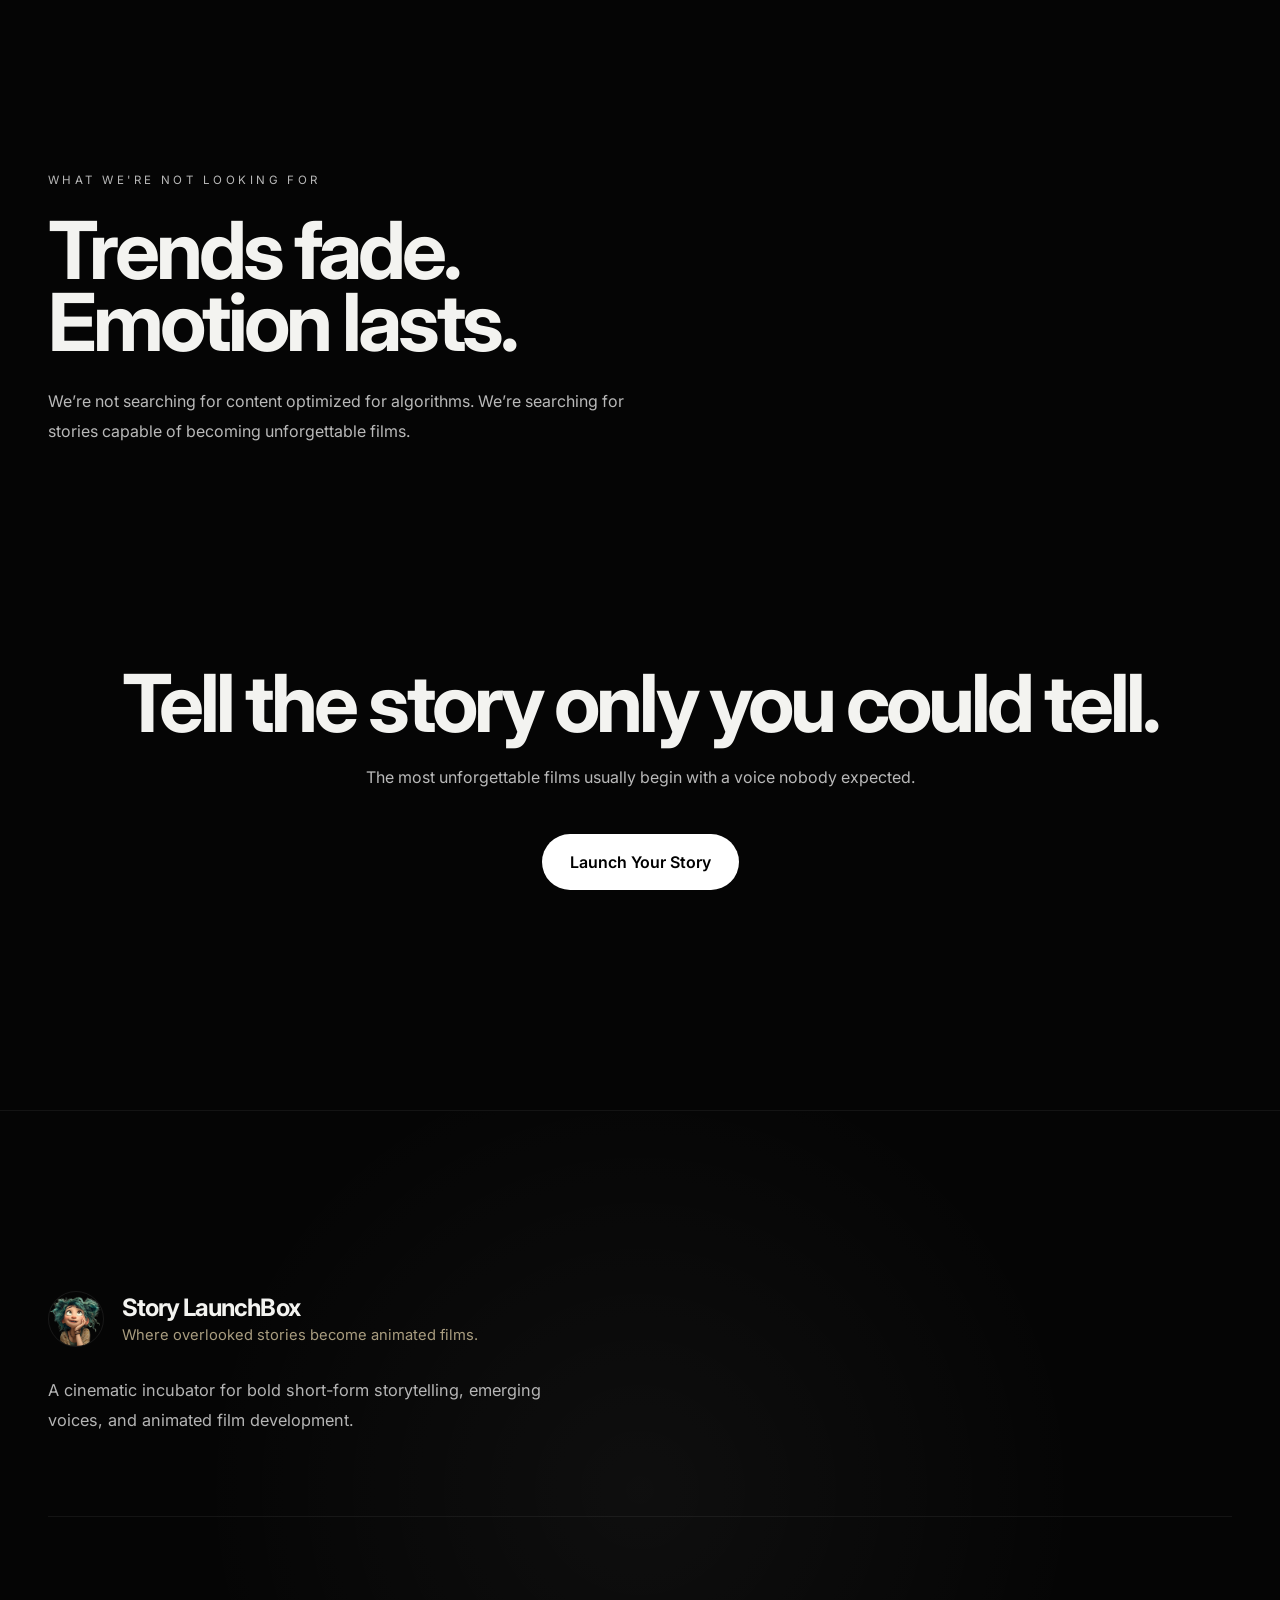
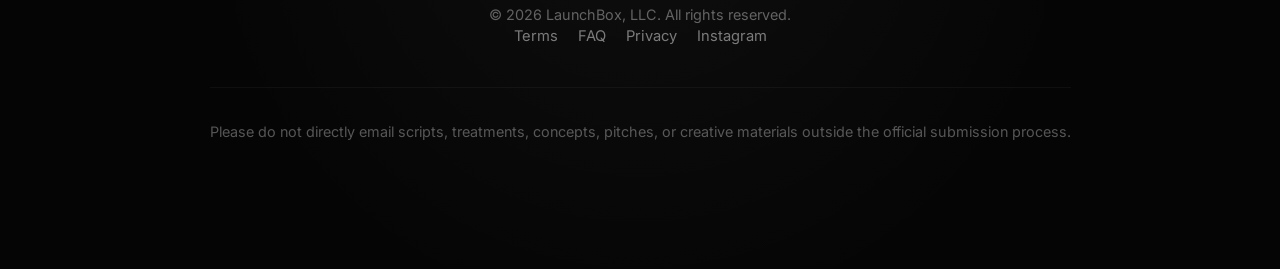
<file: storytypes.html>
<!DOCTYPE html>
<html lang="en">

<head>

  <meta charset="UTF-8" />

  <meta
    name="viewport"
    content="width=device-width, initial-scale=1.0"
  />

  <title>
The Stories We’re Searching For | Story LaunchBox
</title>

<meta
    name="keywords"
    content="screenplay competition, animation screenplay competition, short screenplay contest, screenplay submission, animated short film, screenplay incubator, short film screenplay competition, animation writing competition"
  />

  <meta
    name="author"
    content="Story LaunchBox"
  />

  <meta
    name="robots"
    content="index, follow"
  />

  <meta
    name="theme-color"
    content="#050505"
  />

  <meta
    name="color-scheme"
    content="dark"
  />

  <link
    rel="canonical"
    href="https://www.storylaunchbox.com/"
  />

  <!-- ========================= -->
  <!-- FAVICON -->
  <!-- ========================= -->

  <link
    rel="icon"
    type="image/x-icon"
    href="./assets/seo/favicon.ico"
  />

  <!-- ========================= -->
  <!-- OPEN GRAPH -->
  <!-- ========================= -->

  <meta
    property="og:type"
    content="website"
  />

  <meta
    property="og:site_name"
    content="Story LaunchBox"
  />

  <meta
    property="og:title"
    content="Story LaunchBox | Animated Short Screenplay Competition"
  />

  <meta
    property="og:description"
    content="One selected screenplay will become a professionally produced animated short film."
  />

  <meta
    property="og:url"
    content="https://www.storylaunchbox.com/"
  />

  <meta
    property="og:image"
    content="https://www.storylaunchbox.com/assets/seo/og-image.jpg"
  />

  <!-- ========================= -->
  <!-- TWITTER / X -->
  <!-- ========================= -->

  <meta
    name="twitter:card"
    content="summary_large_image"
  />

  <meta
    name="twitter:title"
    content="Story LaunchBox | Animated Short Screenplay Competition"
  />

  <meta
    name="twitter:description"
    content="One selected screenplay will become a professionally produced animated short film."
  />

  <meta
    name="twitter:image"
    content="https://www.storylaunchbox.com/assets/seo/og-image.jpg"
  />

  <!-- ========================= -->
  <!-- PERFORMANCE -->
  <!-- ========================= -->

  <link rel="preconnect" href="https://fonts.googleapis.com">

  <link
    rel="preconnect"
    href="https://fonts.gstatic.com"
    crossorigin
  >

  <!-- ========================= -->
  <!-- FONTS -->
  <!-- ========================= -->

  <link
    href="https://fonts.googleapis.com/css2?family=Inter:wght@300;400;500;600;700;800&display=swap"
    rel="stylesheet"
  >

  <!-- ========================= -->
  <!-- STYLES -->
  <!-- ========================= -->

  <link rel="stylesheet" href="style.css" />

</head>

<body>

  <!-- ========================= -->
  <!-- HEADER -->
  <!-- ========================= -->

  <header class="header">

    <a href="/" class="logo">

  <img
    src="./assets/logo/logo.png"
    alt="Story LaunchBox"
  >

</a>

    <button
      class="hamburger"
      id="hamburger"
      aria-label="Open Menu"
    >

      <span></span>
      <span></span>
      <span></span>

    </button>

    <nav
      class="nav"
      id="nav"
    >

      <a href="/#mission">
        Why LaunchBox
      </a>
      
      <a href="/#process">
        The Process
      </a>

      <a href="/#stories">
        The Stories
      </a>
      <a href="/#problem">
        The Problem
      </a>

      <a href="/#industry">
        The Industry
      </a>

      <a href="/#winner">
        The Prizes
      </a>

      <a
        href="./submit.html"
        class="nav-cta"
      >
        Launch Your Story
      </a>

    </nav>

  </header>
  <!-- ========================= -->
<!-- PAGE HERO -->
<!-- ========================= -->

<section class="page-hero">

  <div class="page-hero-bg stories-page-bg"></div>

  <div class="page-hero-overlay"></div>

  <div class="page-hero-content">

    <p class="section-label">
      THE STORIES WE LOVE
    </p>

    <h1>
      Strange.<br>
      Emotional.<br>
      Human.
    </h1>

    <p>

      We’re searching for cinematic stories
      that feel emotionally unforgettable
      and visually alive.

    </p>

  </div>

</section>

<!-- ========================= -->
<!-- STORY CATEGORY -->
<!-- ========================= -->

<section class="story-category">

  <div class="story-layout">

    <div class="story-visual">

      <img
        src="./assets/stills/still-1.png"
        alt="Emotionally driven animated fantasy scene"
      >

    </div>

    <div class="story-copy">

      <p class="section-label">
        EMOTIONAL SCI-FI
      </p>

      <h2>
        Intimate futures.<br>
        Human stakes.
      </h2>

      <p>

        We love science fiction grounded
        in emotion rather than spectacle —
        stories about loneliness, memory,
        identity, distance, and connection.

      </p>

    </div>

  </div>

</section>

<!-- ========================= -->
<!-- STORY CATEGORY -->
<!-- ========================= -->

<section class="story-category reverse">

  <div class="story-layout">

    <div class="story-visual">

      <img
        src="./assets/stills/still-4.png"
        alt="Stylized science fiction animation concept art"
      >

    </div>

    <div class="story-copy">

      <p class="section-label">
        QUIET SURREALISM
      </p>

      <h2>
        Beautiful worlds with emotional gravity.
      </h2>

      <p>

        Strange imagery means nothing without
        emotional truth underneath it.
        We’re drawn to stories that feel dreamlike,
        intimate, unsettling, and deeply human.

      </p>

    </div>

  </div>

</section>

<!-- ========================= -->
<!-- STORY CATEGORY -->
<!-- ========================= -->

<section class="story-category">

  <div class="story-layout">

    <div class="story-visual">

      <img
        src="./assets/stills/still-3.png"
        alt="Dark surreal animated storytelling visual"
      >

    </div>

    <div class="story-copy">

      <p class="section-label">
        ANIMATED HORROR
      </p>

      <h2>
        Fear with emotional depth.
      </h2>

      <p>

        Atmospheric horror.
        Psychological tension.
        Stories where emotion and visual storytelling
        matter more than shock value.

      </p>

    </div>

  </div>

</section>

<!-- ========================= -->
<!-- STORY CATEGORY -->
<!-- ========================= -->

<section class="story-category reverse">

  <div class="story-layout">

    <div class="story-visual">

      <img
        src="./assets/stills/still-5.png"
        alt="Stylized science fiction animation concept art"
      >

    </div>

    <div class="story-copy">

      <p class="section-label">
        CHARACTER WORLDS
      </p>

      <h2>
        Stories that stay with people.
      </h2>

      <p>

        We care about emotionally memorable characters,
        cinematic relationships,
        and stories that linger after the screen fades to black.

      </p>

    </div>

  </div>

</section>

<!-- ========================= -->
<!-- CREATIVE STATEMENT -->
<!-- ========================= -->

<section class="stories-statement">

  <div class="stories-statement-inner">

    <p class="section-label">
      WHAT WE'RE NOT LOOKING FOR
    </p>

    <h2>
      Trends fade.<br>
      Emotion lasts.
    </h2>

    <p>

      We’re not searching for content optimized for algorithms.
      We’re searching for stories capable of becoming unforgettable films.

    </p>

  </div>

</section>

<!-- ========================= -->
<!-- FINAL CTA -->
<!-- ========================= -->

<section class="manifesto-end">

  <h2>
    Tell the story only you could tell.
  </h2>

  <p>

    The most unforgettable films usually begin
    with a voice nobody expected.

  </p>

  <div class="final-buttons">

    <a
      href="./submit.html"
      class="primary-btn"
    >
      Launch Your Story
    </a>

  </div>

</section>
<!-- ========================= -->
<!-- FOOTER -->
<!-- ========================= -->

<footer class="footer">

  <div class="footer-glow"></div>

  <div class="footer-inner">

    <!-- TOP -->

    <div class="footer-top">

      <div class="footer-brand">

        <div class="footer-logo-wrap">

          <img
            src="./assets/logo/logo.png"
            alt="Story LaunchBox"
            class="footer-logo"
          >

          <div>

            <h3>
              Story LaunchBox
            </h3>

            <p>
              Where overlooked stories become animated films.
            </p>

          </div>

        </div>

        <div class="footer-description">

          A cinematic incubator for bold short-form storytelling,
          emerging voices, and animated film development.

        </div>

      </div>

    </div>

    <!-- BOTTOM -->

    <div class="footer-bottom">

      <div class="footer-meta">

        <p>
          © 2026 LaunchBox, LLC. All rights reserved.
        </p>

      </div>

      <div class="footer-links">

        <a href="./terms.html">
    Terms
  </a>

  <a href="./faq.html">
    FAQ
  </a>

  <a href="./privacy.html">
    Privacy
  </a>

        <a
          href="https://www.instagram.com/storylaunchbox/"
          target="_blank"
        >
          Instagram
        </a>

      </div>

      <div class="footer-disclaimer">

        Please do not directly email scripts, treatments,
        concepts, pitches, or creative materials outside
        the official submission process.

      </div>

    </div>

  </div>

</footer>

  
  <!-- ========================= -->
<!-- BACK TO TOP -->
<!-- ========================= -->

<button
  class="to-top-btn"
  id="toTopBtn"
  aria-label="Back to top"
>

  ↑

</button>

<script src="script.js"></script>


</body>
</html>
</file>
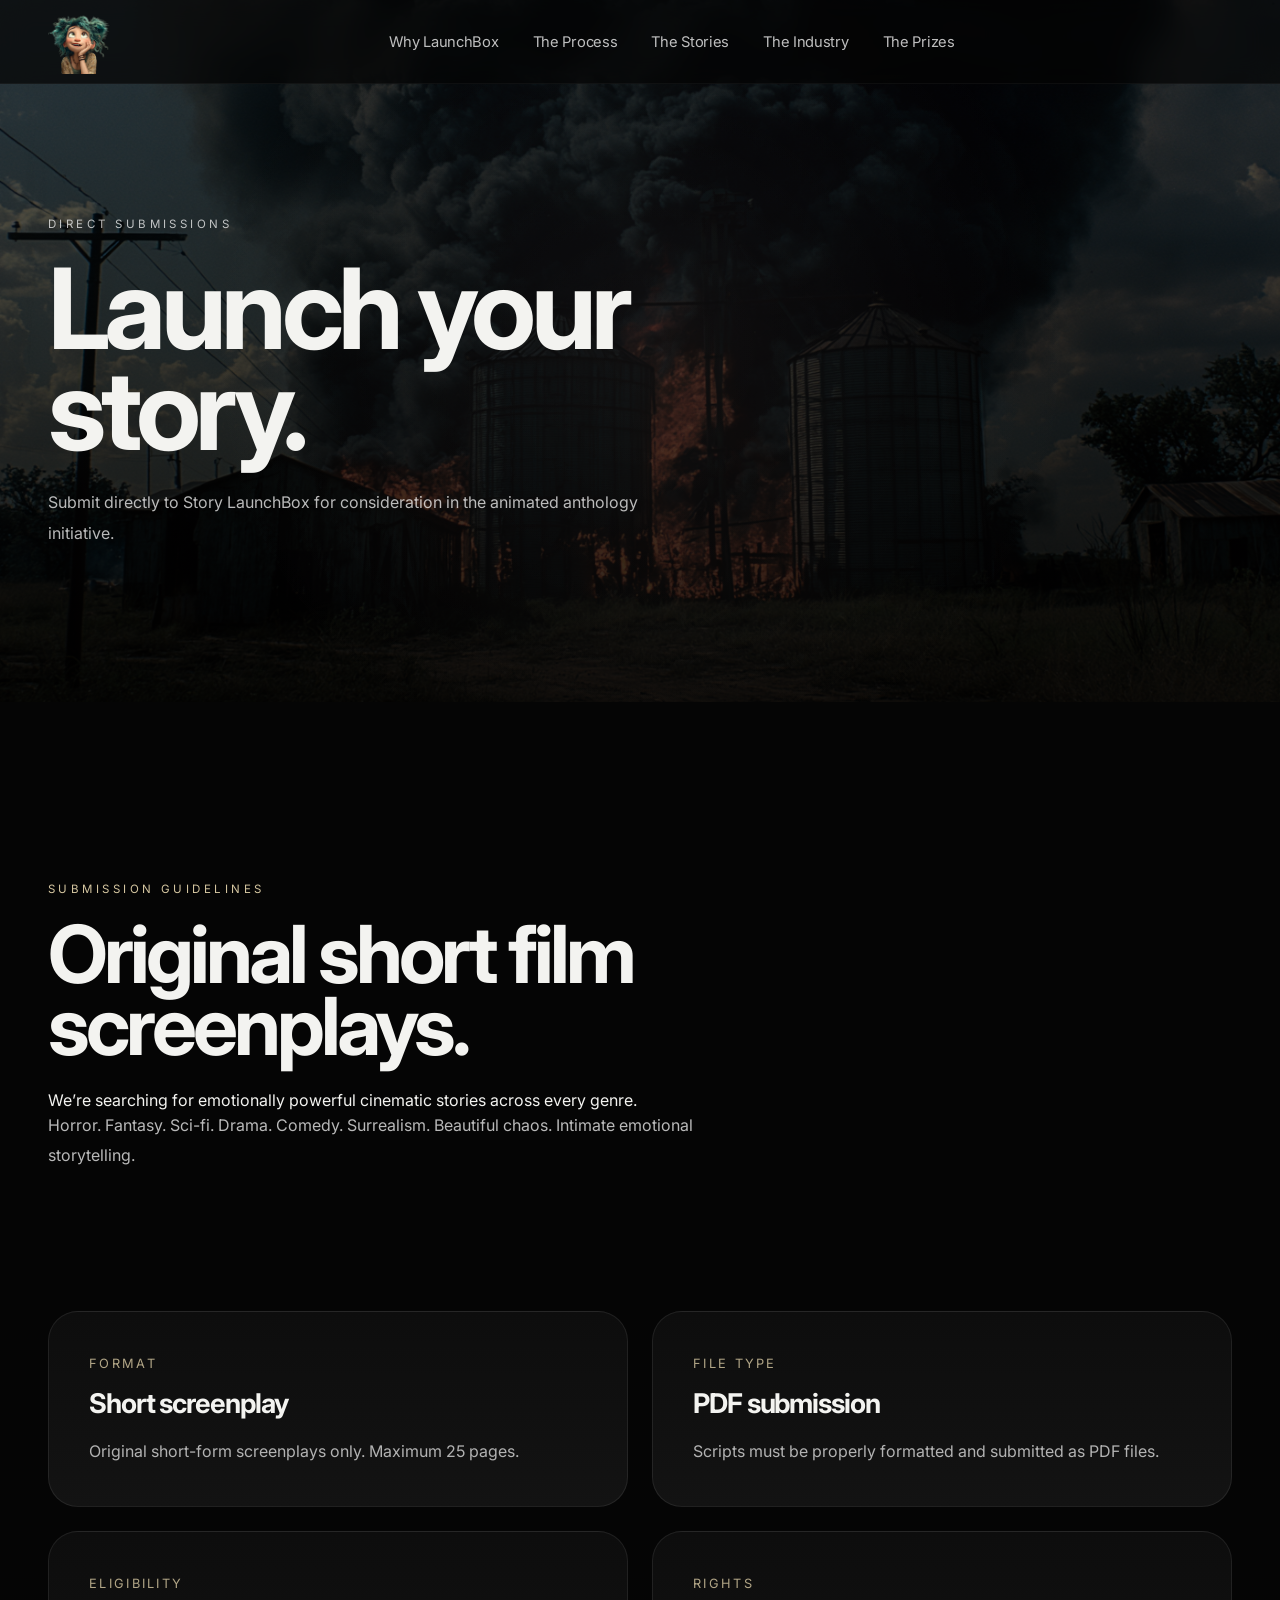
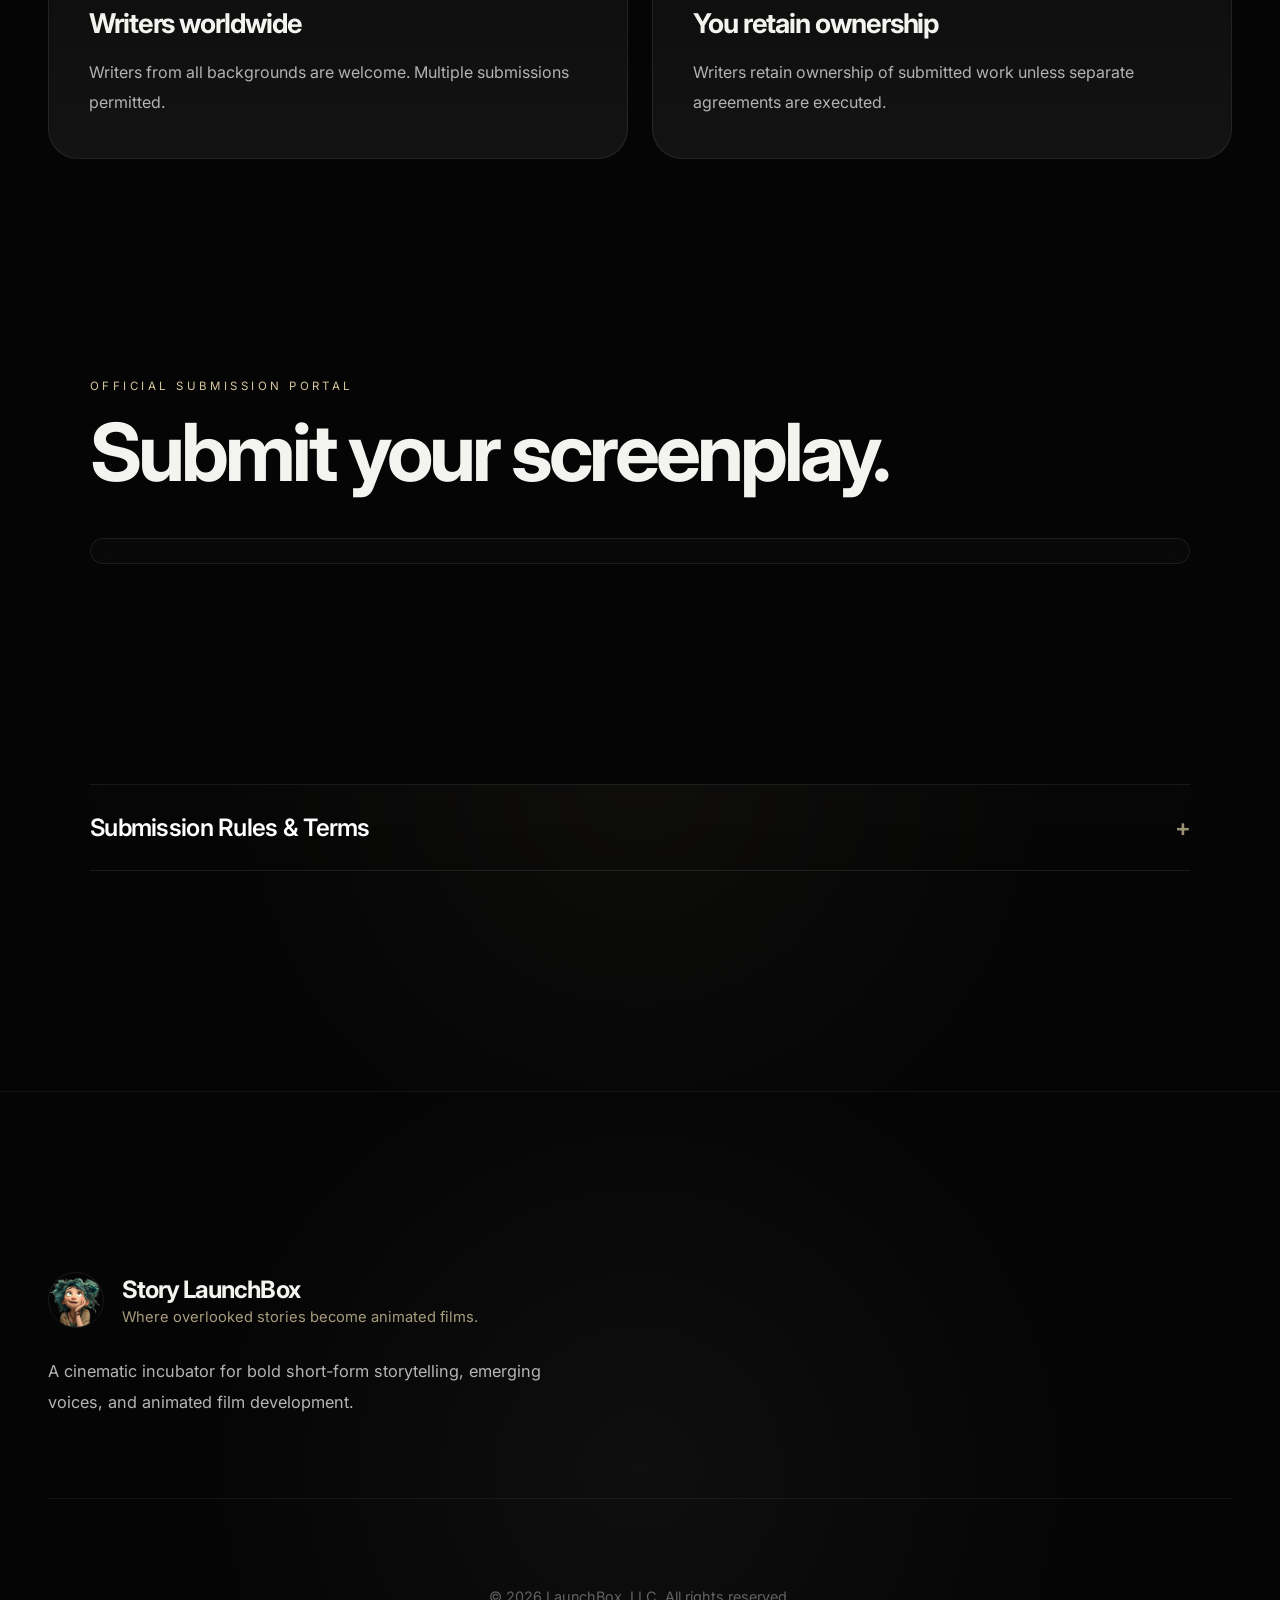
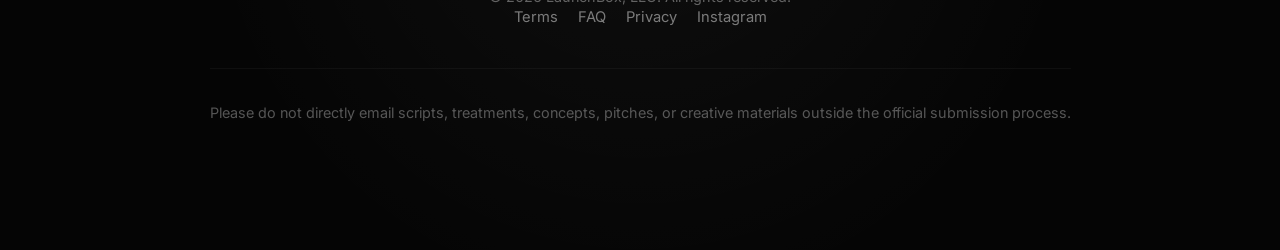
<file: submit.html>
<!DOCTYPE html>
<html lang="en">

<head>

  <meta charset="UTF-8" />

  <meta
    name="viewport"
    content="width=device-width, initial-scale=1.0"
  />

  <title>
Launch Your Story | Story LaunchBox
</title>

<meta
    name="keywords"
    content="screenplay competition, animation screenplay competition, short screenplay contest, screenplay submission, animated short film, screenplay incubator, short film screenplay competition, animation writing competition"
  />

  <meta
    name="author"
    content="Story LaunchBox"
  />

  <meta
    name="robots"
    content="index, follow"
  />

  <meta
    name="theme-color"
    content="#050505"
  />

  <meta
    name="color-scheme"
    content="dark"
  />

  <link
    rel="canonical"
    href="https://www.storylaunchbox.com/"
  />

  <!-- ========================= -->
  <!-- FAVICON -->
  <!-- ========================= -->

  <link
    rel="icon"
    type="image/x-icon"
    href="./assets/seo/favicon.ico"
  />

  <!-- ========================= -->
  <!-- OPEN GRAPH -->
  <!-- ========================= -->

  <meta
    property="og:type"
    content="website"
  />

  <meta
    property="og:site_name"
    content="Story LaunchBox"
  />

  <meta
    property="og:title"
    content="Story LaunchBox | Animated Short Screenplay Competition"
  />

  <meta
    property="og:description"
    content="One selected screenplay will become a professionally produced animated short film."
  />

  <meta
    property="og:url"
    content="https://www.storylaunchbox.com/"
  />

  <meta
    property="og:image"
    content="https://www.storylaunchbox.com/assets/seo/og-image.jpg"
  />

  <!-- ========================= -->
  <!-- TWITTER / X -->
  <!-- ========================= -->

  <meta
    name="twitter:card"
    content="summary_large_image"
  />

  <meta
    name="twitter:title"
    content="Story LaunchBox | Animated Short Screenplay Competition"
  />

  <meta
    name="twitter:description"
    content="One selected screenplay will become a professionally produced animated short film."
  />

  <meta
    name="twitter:image"
    content="https://www.storylaunchbox.com/assets/seo/og-image.jpg"
  />

  <!-- ========================= -->
  <!-- PERFORMANCE -->
  <!-- ========================= -->

  <link rel="preconnect" href="https://fonts.googleapis.com">

  <link
    rel="preconnect"
    href="https://fonts.gstatic.com"
    crossorigin
  >

  <!-- ========================= -->
  <!-- FONTS -->
  <!-- ========================= -->

  <link
    href="https://fonts.googleapis.com/css2?family=Inter:wght@300;400;500;600;700;800&display=swap"
    rel="stylesheet"
  >

  <!-- ========================= -->
  <!-- STYLES -->
  <!-- ========================= -->

  <link rel="stylesheet" href="style.css" />

</head>

<body>

  <!-- ========================= -->
  <!-- HEADER -->
  <!-- ========================= -->

  <header class="header">

    <a href="/" class="logo">

      <img
        src="./assets/logo/logo.png"
        alt="Story LaunchBox"
      >

    </a>

    <button
      class="hamburger"
      id="hamburger"
      aria-label="Open Menu"
    >

      <span></span>
      <span></span>
      <span></span>

    </button>

    <nav
      class="nav"
      id="nav"
    >

      <a href="/#mission">
        Why LaunchBox
      </a>

      <a href="/#process">
        The Process
      </a>

      <a href="/#stories">
        The Stories
      </a>

      <a href="/#industry">
        The Industry
      </a>

      <a href="/#winner">
        The Prizes
      </a>

    </nav>

  </header>

  <!-- ========================= -->
  <!-- HERO -->
  <!-- ========================= -->

  <section class="page-hero">

    <div class="page-hero-bg winner-bg"></div>

    <div class="page-hero-overlay"></div>

    <div class="page-hero-content">

      <p class="section-label">
        DIRECT SUBMISSIONS
      </p>

      <h1>
        Launch your story.
      </h1>

      <p>

        Submit directly to Story LaunchBox for consideration
        in the animated anthology initiative.

      </p>

    </div>

  </section>

  <!-- ========================= -->
  <!-- SUBMISSION INTRO -->
  <!-- ========================= -->

  <section class="winner-intro">

    <div class="winner-intro-inner">

      <p class="section-label">
        SUBMISSION GUIDELINES
      </p>

      <h2>
        Original short film screenplays.
      </h2>

      <p>

        We’re searching for emotionally powerful cinematic stories
        across every genre.

      </p>

      <p>

        Horror. Fantasy. Sci-fi. Drama. Comedy. Surrealism.
        Beautiful chaos. Intimate emotional storytelling.

      </p>

    </div>

  </section>

  <!-- ========================= -->
  <!-- REQUIREMENTS -->
  <!-- ========================= -->

  <section class="winner-grid-section">

    <div class="winner-grid">

      <div class="winner-card glow-card">

        <span>
          FORMAT
        </span>

        <h3>
          Short screenplay
        </h3>

        <p>
          Original short-form screenplays only.
          Maximum 25 pages.
        </p>

      </div>

      <div class="winner-card glow-card">

        <span>
          FILE TYPE
        </span>

        <h3>
          PDF submission
        </h3>

        <p>
          Scripts must be properly formatted
          and submitted as PDF files.
        </p>

      </div>

      <div class="winner-card glow-card">

        <span>
          ELIGIBILITY
        </span>

        <h3>
          Writers worldwide
        </h3>

        <p>
          Writers from all backgrounds are welcome.
          Multiple submissions permitted.
        </p>

      </div>

      <div class="winner-card glow-card">

        <span>
          RIGHTS
        </span>

        <h3>
          You retain ownership
        </h3>

        <p>
          Writers retain ownership of submitted work
          unless separate agreements are executed.
        </p>

      </div>

    </div>

  </section>

  <!-- ========================= -->
  <!-- FORM SECTION -->
  <!-- ========================= -->

  <section class="submit-form-section">

    <div class="submit-form-container">

      <p class="section-label">
        OFFICIAL SUBMISSION PORTAL
      </p>

      <h2>
        Submit your screenplay.
      </h2>

      <!-- JOTFORM EMBED -->

<div class="jotform-wrapper">

  <script
    type="text/javascript"
    src="https://form.jotform.com/jsform/261343571105045"
  ></script>

</div>

    </div>

  </section>

  <!-- ========================= -->
  <!-- TERMS -->
  <!-- ========================= -->

  <section class="terms-section">

    <div class="terms-container">

      <details class="terms-item">

        <summary>
          Submission Rules & Terms
        </summary>

        <div class="terms-content">

          <p>
            All submissions must be original work created by the submitting writer.
          </p>

          <p>
            Scripts must not be under option, development,
            or production elsewhere.
          </p>

          <p>
            Multiple submissions are allowed with separate entry fees.
          </p>

          <p>
            Submitted scripts will not receive written feedback or coverage.
          </p>

          <p>
            All decisions made by the selection and judging teams are final.
          </p>

        </div>

      </details>

    </div>

  </section>

  <!-- ========================= -->
<!-- FOOTER -->
<!-- ========================= -->

<footer class="footer">

  <div class="footer-glow"></div>

  <div class="footer-inner">

    <!-- TOP -->

    <div class="footer-top">

      <div class="footer-brand">

        <div class="footer-logo-wrap">

          <img
            src="./assets/logo/logo.png"
            alt="Story LaunchBox"
            class="footer-logo"
          >

          <div>

            <h3>
              Story LaunchBox
            </h3>

            <p>
              Where overlooked stories become animated films.
            </p>

          </div>

        </div>

        <div class="footer-description">

          A cinematic incubator for bold short-form storytelling,
          emerging voices, and animated film development.

        </div>

      </div>

    </div>

    <!-- BOTTOM -->

    <div class="footer-bottom">

      <div class="footer-meta">

        <p>
          © 2026 LaunchBox, LLC. All rights reserved.
        </p>

      </div>

      <div class="footer-links">

  <a href="./terms.html">
    Terms
  </a>

  <a href="./faq.html">
    FAQ
  </a>

  <a href="./privacy.html">
    Privacy
  </a>

        <a
          href="https://www.instagram.com/storylaunchbox/"
          target="_blank"
        >
          Instagram
        </a>

      </div>

      <div class="footer-disclaimer">

        Please do not directly email scripts, treatments,
        concepts, pitches, or creative materials outside
        the official submission process.

      </div>

    </div>

  </div>

</footer>

  
  <!-- ========================= -->
<!-- BACK TO TOP -->
<!-- ========================= -->

<button
  class="to-top-btn"
  id="toTopBtn"
  aria-label="Back to top"
>

  ↑

</button>

<script src="script.js"></script>

</body>
</html>
</file>
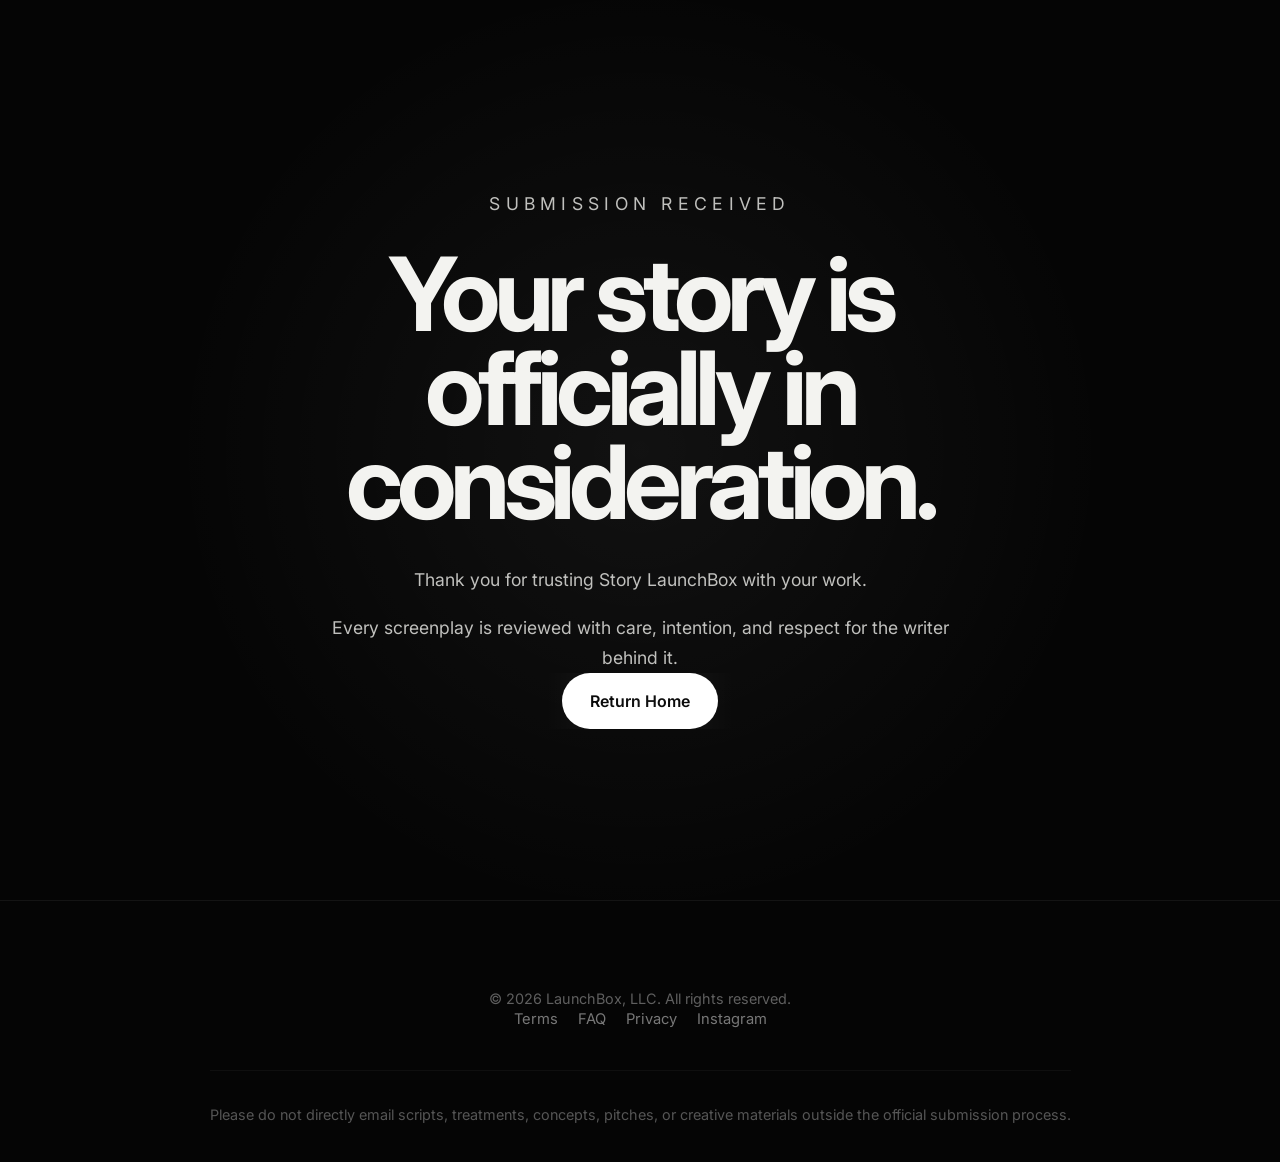
<file: success.html>
<!DOCTYPE html>
<html lang="en">

<head>

  <meta charset="UTF-8" />

  <meta
    name="viewport"
    content="width=device-width, initial-scale=1.0"
  />

  <title>
Your Story Is Officially In Consideration
</title>

<meta
    name="keywords"
    content="screenplay competition, animation screenplay competition, short screenplay contest, screenplay submission, animated short film, screenplay incubator, short film screenplay competition, animation writing competition"
  />

  <meta
    name="author"
    content="Story LaunchBox"
  />

  <meta
    name="robots"
    content="index, follow"
  />

  <meta
    name="theme-color"
    content="#050505"
  />

  <meta
    name="color-scheme"
    content="dark"
  />

  <link
    rel="canonical"
    href="https://www.storylaunchbox.com/"
  />

  <!-- ========================= -->
  <!-- FAVICON -->
  <!-- ========================= -->

  <link
    rel="icon"
    type="image/x-icon"
    href="./assets/seo/favicon.ico"
  />

  <!-- ========================= -->
  <!-- OPEN GRAPH -->
  <!-- ========================= -->

  <meta
    property="og:type"
    content="website"
  />

  <meta
    property="og:site_name"
    content="Story LaunchBox"
  />

  <meta
    property="og:title"
    content="Story LaunchBox | Animated Short Screenplay Competition"
  />

  <meta
    property="og:description"
    content="One selected screenplay will become a professionally produced animated short film."
  />

  <meta
    property="og:url"
    content="https://www.storylaunchbox.com/"
  />

  <meta
    property="og:image"
    content="https://www.storylaunchbox.com/assets/seo/og-image.jpg"
  />

  <!-- ========================= -->
  <!-- TWITTER / X -->
  <!-- ========================= -->

  <meta
    name="twitter:card"
    content="summary_large_image"
  />

  <meta
    name="twitter:title"
    content="Story LaunchBox | Animated Short Screenplay Competition"
  />

  <meta
    name="twitter:description"
    content="One selected screenplay will become a professionally produced animated short film."
  />

  <meta
    name="twitter:image"
    content="https://www.storylaunchbox.com/assets/seo/og-image.jpg"
  />

  <!-- ========================= -->
  <!-- PERFORMANCE -->
  <!-- ========================= -->

  <link rel="preconnect" href="https://fonts.googleapis.com">

  <link
    rel="preconnect"
    href="https://fonts.gstatic.com"
    crossorigin
  >

  <!-- ========================= -->
  <!-- FONTS -->
  <!-- ========================= -->

  <link
    href="https://fonts.googleapis.com/css2?family=Inter:wght@300;400;500;600;700;800&display=swap"
    rel="stylesheet"
  >

  <!-- ========================= -->
  <!-- STYLES -->
  <!-- ========================= -->

  <link rel="stylesheet" href="style.css" />

</head>

<body>

  <section class="page-hero success-page">

    <div class="page-hero-overlay"></div>

    <div class="page-hero-content">

      <p class="section-label">
        SUBMISSION RECEIVED
      </p>

      <h1>
        Your story is officially in consideration.
      </h1>

      <p>

        Thank you for trusting Story LaunchBox
        with your work.

      </p>

      <p>

        Every screenplay is reviewed with care,
        intention, and respect for the writer behind it.

      </p>

      <a
        href="./index.html"
        class="primary-btn"
      >

        Return Home

      </a>

    </div>

  </section>
  <!-- BOTTOM -->

    <div class="footer-bottom">

      <div class="footer-meta">

        <p>
          © 2026 LaunchBox, LLC. All rights reserved.
        </p>

      </div>

      <div class="footer-links">

        <a href="./terms.html">
    Terms
  </a>

  <a href="./faq.html">
    FAQ
  </a>

  <a href="./privacy.html">
    Privacy
  </a>

        <a
          href="https://www.instagram.com/storylaunchbox/"
          target="_blank"
        >
          Instagram
        </a>

      </div>

      <div class="footer-disclaimer">

        Please do not directly email scripts, treatments,
        concepts, pitches, or creative materials outside
        the official submission process.

      </div>

    </div>

  </div>

</footer>

  
  <!-- ========================= -->
<!-- BACK TO TOP -->
<!-- ========================= -->

<button
  class="to-top-btn"
  id="toTopBtn"
  aria-label="Back to top"
>

  ↑

</button>

<script src="script.js"></script>

</body>
</html>
</file>
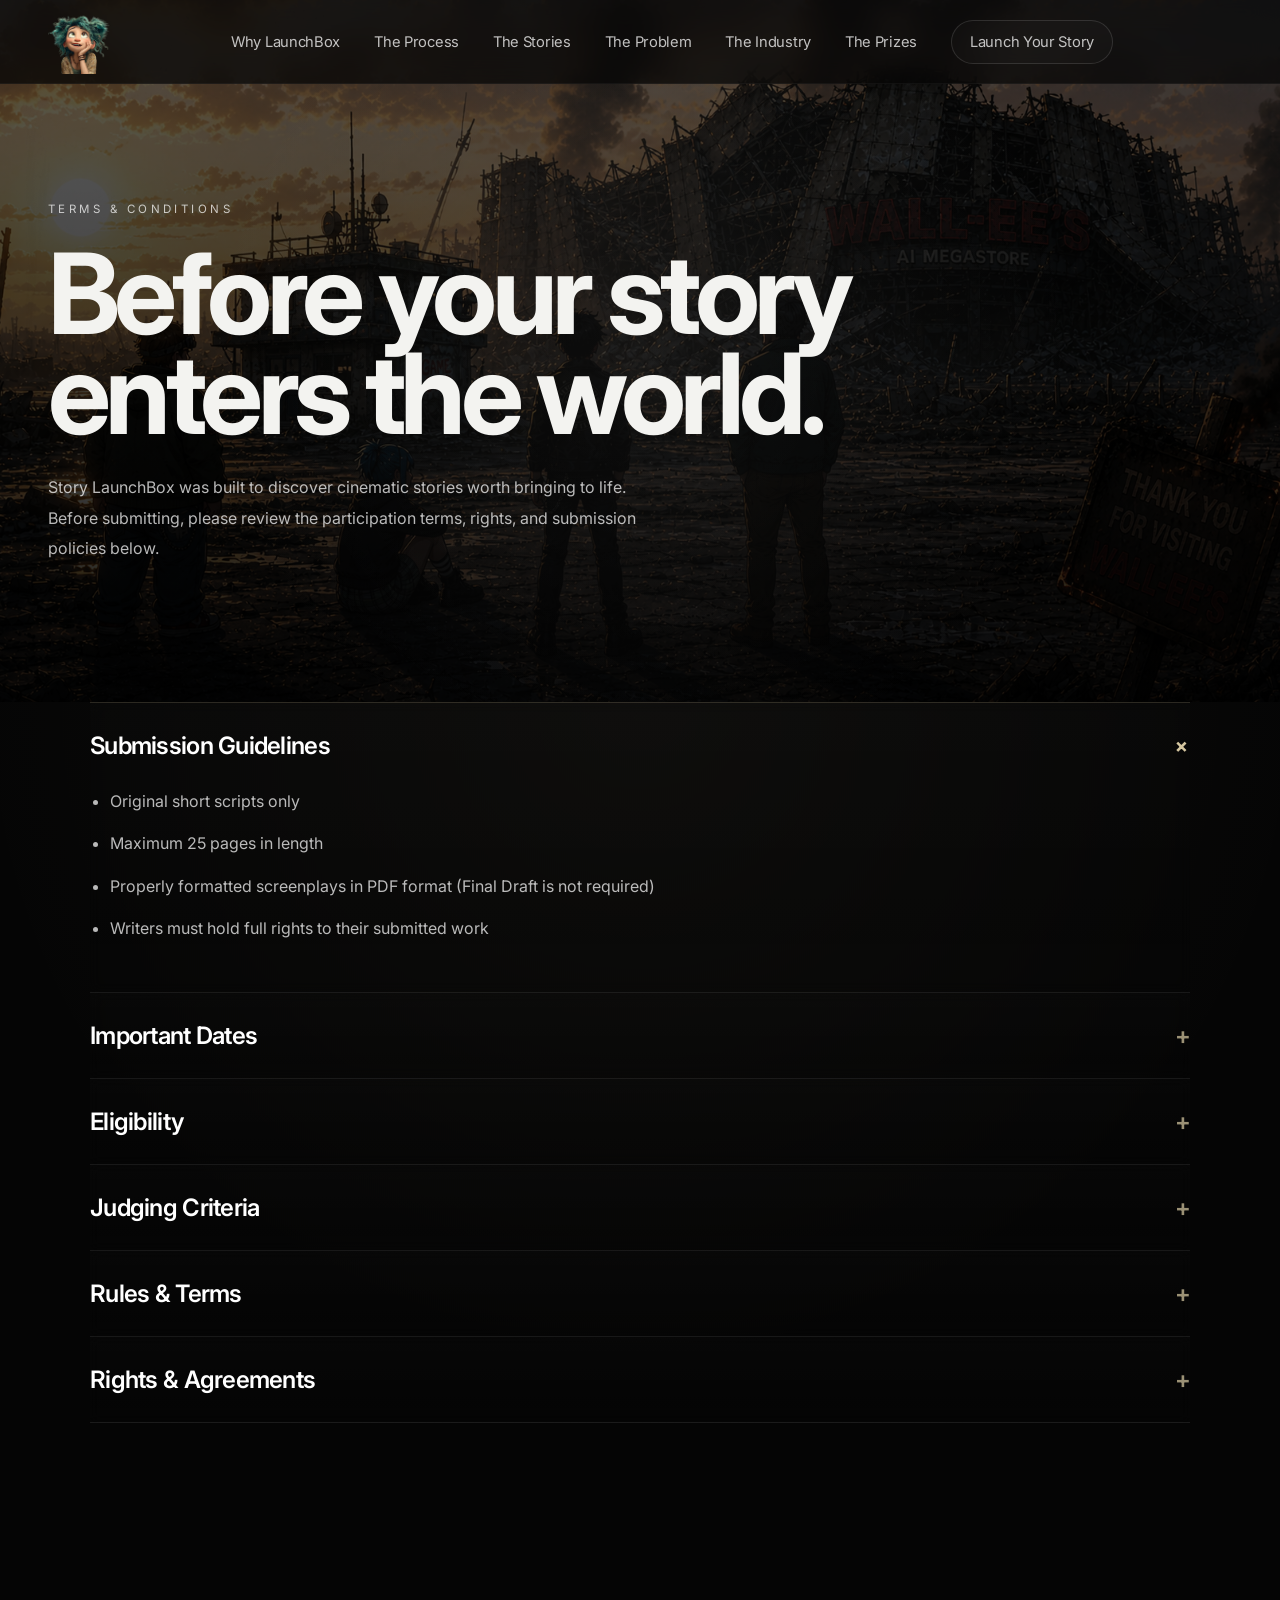
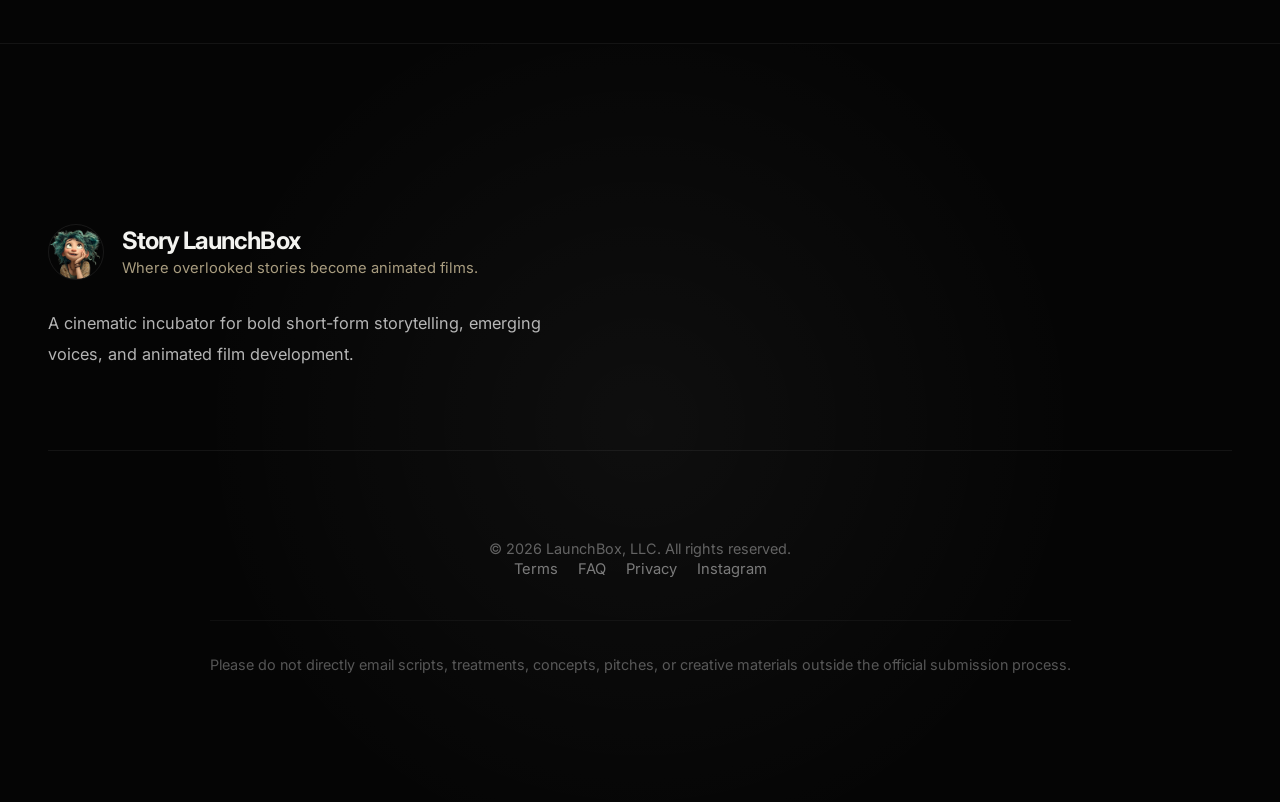
<file: terms.html>
<!DOCTYPE html>
<html lang="en">

<head>

  <meta charset="UTF-8" />

  <meta
    name="viewport"
    content="width=device-width, initial-scale=1.0"
  />

  <title>
Submission Terms & Writer Protection | Story LaunchBox
</title>

<meta
    name="keywords"
    content="screenplay competition, animation screenplay competition, short screenplay contest, screenplay submission, animated short film, screenplay incubator, short film screenplay competition, animation writing competition"
  />

  <meta
    name="author"
    content="Story LaunchBox"
  />

  <meta
    name="robots"
    content="index, follow"
  />

  <meta
    name="theme-color"
    content="#050505"
  />

  <meta
    name="color-scheme"
    content="dark"
  />

  <link
    rel="canonical"
    href="https://www.storylaunchbox.com/"
  />

  <!-- ========================= -->
  <!-- FAVICON -->
  <!-- ========================= -->

  <link
    rel="icon"
    type="image/x-icon"
    href="./assets/seo/favicon.ico"
  />

  <!-- ========================= -->
  <!-- OPEN GRAPH -->
  <!-- ========================= -->

  <meta
    property="og:type"
    content="website"
  />

  <meta
    property="og:site_name"
    content="Story LaunchBox"
  />

  <meta
    property="og:title"
    content="Story LaunchBox | Animated Short Screenplay Competition"
  />

  <meta
    property="og:description"
    content="One selected screenplay will become a professionally produced animated short film."
  />

  <meta
    property="og:url"
    content="https://www.storylaunchbox.com/"
  />

  <meta
    property="og:image"
    content="https://www.storylaunchbox.com/assets/seo/og-image.jpg"
  />

  <!-- ========================= -->
  <!-- TWITTER / X -->
  <!-- ========================= -->

  <meta
    name="twitter:card"
    content="summary_large_image"
  />

  <meta
    name="twitter:title"
    content="Story LaunchBox | Animated Short Screenplay Competition"
  />

  <meta
    name="twitter:description"
    content="One selected screenplay will become a professionally produced animated short film."
  />

  <meta
    name="twitter:image"
    content="https://www.storylaunchbox.com/assets/seo/og-image.jpg"
  />

  <!-- ========================= -->
  <!-- PERFORMANCE -->
  <!-- ========================= -->

  <link rel="preconnect" href="https://fonts.googleapis.com">

  <link
    rel="preconnect"
    href="https://fonts.gstatic.com"
    crossorigin
  >

  <!-- ========================= -->
  <!-- FONTS -->
  <!-- ========================= -->

  <link
    href="https://fonts.googleapis.com/css2?family=Inter:wght@300;400;500;600;700;800&display=swap"
    rel="stylesheet"
  >

  <!-- ========================= -->
  <!-- STYLES -->
  <!-- ========================= -->

  <link rel="stylesheet" href="style.css" />

</head>

<body>

  <!-- ========================= -->
  <!-- HEADER -->
  <!-- ========================= -->

  <header class="header">

    <a href="/" class="logo">

  <img
    src="./assets/logo/logo.png"
    alt="Story LaunchBox"
  >

</a>

    <button
      class="hamburger"
      id="hamburger"
      aria-label="Open Menu"
    >

      <span></span>
      <span></span>
      <span></span>

    </button>

    <nav
      class="nav"
      id="nav"
    >

      <a href="/#mission">
        Why LaunchBox
      </a>
      
      <a href="/#process">
        The Process
      </a>

      <a href="/#stories">
        The Stories
      </a>
      <a href="/#problem">
        The Problem
      </a>

      <a href="/#industry">
        The Industry
      </a>

      <a href="/#winner">
        The Prizes
      </a>

      <a
        href="./submit.html"
        class="nav-cta"
      >
        Launch Your Story
      </a>

    </nav>

  </header>
  <!-- ========================= -->
<!-- TERMS HERO -->
<!-- ========================= -->

<section class="page-hero">

  <div class="page-hero-bg why-bg"></div>

  <div class="page-hero-overlay"></div>

  <div class="page-hero-content">

    <p class="section-label">
      TERMS & CONDITIONS
    </p>

    <h1>
  Before your story enters the world.
</h1>

    <p>

  Story LaunchBox was built to discover
  cinematic stories worth bringing to life.

  Before submitting, please review the
  participation terms, rights, and submission policies below.

</p>

  </div>

</section>



<!-- ========================= -->
<!-- TERMS ACCORDION -->
<!-- ========================= -->

<section class="terms-section">

  <div class="terms-container">

    <details class="terms-item" open>

  <summary>
    Submission Guidelines
  </summary>

  <div class="terms-content">

    <ul>

      <li>Original short scripts only</li>

      <li>Maximum 25 pages in length</li>

      <li>Properly formatted screenplays in PDF format (Final Draft is not required)</li>

      <li>Writers must hold full rights to their submitted work</li>

    </ul>

  </div>

</details>

    <details class="terms-item">

  <summary>
    Important Dates
  </summary>

  <div class="terms-content">

    <ul>

      <li><strong>Submissions Open:</strong> June 1, 2026</li>

      <li><strong>Early Deadline:</strong> June 21, 2026</li>

      <li><strong>Regular Deadline:</strong> July 12, 2026</li>

      <li><strong>Final Deadline:</strong> August 2, 2026</li>

      <li><strong>Finalists Announced:</strong> August 23, 2026</li>

      <li><strong>Winner Announced:</strong> September 4, 2026</li>

      <li><strong>Development Phase Begins:</strong> End of 2026 / Beginning of 2027</li>

    </ul>

  </div>

</details>

    <details class="terms-item">

  <summary>
    Eligibility
  </summary>

  <div class="terms-content">

    <ul>

      <li>Open internationally to writers 18 years or older</li>

      <li>Multiple submissions are permitted</li>

      <li>All submitted work must be wholly original</li>

      <li>Adaptations require proof of underlying rights ownership</li>

      <li>Scripts currently under option, acquisition, or active production elsewhere are not eligible</li>

      <li>AI-generated scripts without meaningful human authorship are not eligible</li>

    </ul>

  </div>

</details>

    <details class="terms-item">

  <summary>
    Judging Criteria
  </summary>

  <div class="terms-content">

    <ul>

      <li>Originality and emotional impact</li>

      <li>Cinematic storytelling and visual imagination</li>

      <li>Character depth and thematic resonance</li>

      <li>Suitability for animated adaptation</li>

      <li>Professional presentation and screenplay structure</li>

    </ul>

    <p>

      Story LaunchBox reserves the right to determine
      finalist and winner selections at its sole discretion.

    </p>

  </div>

</details>

    <details class="terms-item">

  <summary>
    Rules & Terms
  </summary>

  <div class="terms-content">

    <ul>

      <li>Entry fees are non-refundable</li>

      <li>Story LaunchBox is not responsible for lost, corrupted, or incomplete submissions</li>

      <li>Submission does not guarantee finalist selection, development, or production</li>

      <li>Entrants may not submit defamatory, unlawful, or infringing material</li>

      <li>Writers retain ownership unless separate written agreements are executed</li>

      <li>Selected projects may require additional agreements for development and production</li>

    </ul>

  </div>

</details>

    <details class="terms-item">

  <summary>
    Rights & Agreements
  </summary>

  <div class="terms-content">

    <p>

      Writers retain ownership of their submitted material.

    </p>

    <p>

      If selected for development, Story LaunchBox
      may negotiate additional agreements related to:

    </p>

    <ul>

      <li>Animated adaptation rights</li>

      <li>Production participation</li>

      <li>Festival distribution</li>

      <li>Promotional usage</li>

      <li>Sequels, expansions, or derivative works</li>

    </ul>

    <p>

      No production relationship, partnership,
      or employment relationship is created
      through submission alone.

    </p>

  </div>

</details>

  </div>

</section>
<!-- ========================= -->
<!-- FOOTER -->
<!-- ========================= -->

<footer class="footer">

  <div class="footer-glow"></div>

  <div class="footer-inner">

    <!-- TOP -->

    <div class="footer-top">

      <div class="footer-brand">

        <div class="footer-logo-wrap">

          <img
            src="./assets/logo/logo.png"
            alt="Story LaunchBox"
            class="footer-logo"
          >

          <div>

            <h3>
              Story LaunchBox
            </h3>

            <p>
              Where overlooked stories become animated films.
            </p>

          </div>

        </div>

        <div class="footer-description">

          A cinematic incubator for bold short-form storytelling,
          emerging voices, and animated film development.

        </div>

      </div>

    </div>

    <!-- BOTTOM -->

    <div class="footer-bottom">

      <div class="footer-meta">

        <p>
          © 2026 LaunchBox, LLC. All rights reserved.
        </p>

      </div>

      <div class="footer-links">

        <a href="./terms.html">
    Terms
  </a>

  <a href="./faq.html">
    FAQ
  </a>

  <a href="./privacy.html">
    Privacy
  </a>

        <a
          href="https://www.instagram.com/storylaunchbox/"
          target="_blank"
        >
          Instagram
        </a>

      </div>

      <div class="footer-disclaimer">

        Please do not directly email scripts, treatments,
        concepts, pitches, or creative materials outside
        the official submission process.

      </div>

    </div>

  </div>

</footer>

  
  <!-- ========================= -->
<!-- BACK TO TOP -->
<!-- ========================= -->

<button
  class="to-top-btn"
  id="toTopBtn"
  aria-label="Back to top"
>

  ↑

</button>

<script src="script.js"></script>
</body>
</html>
</file>
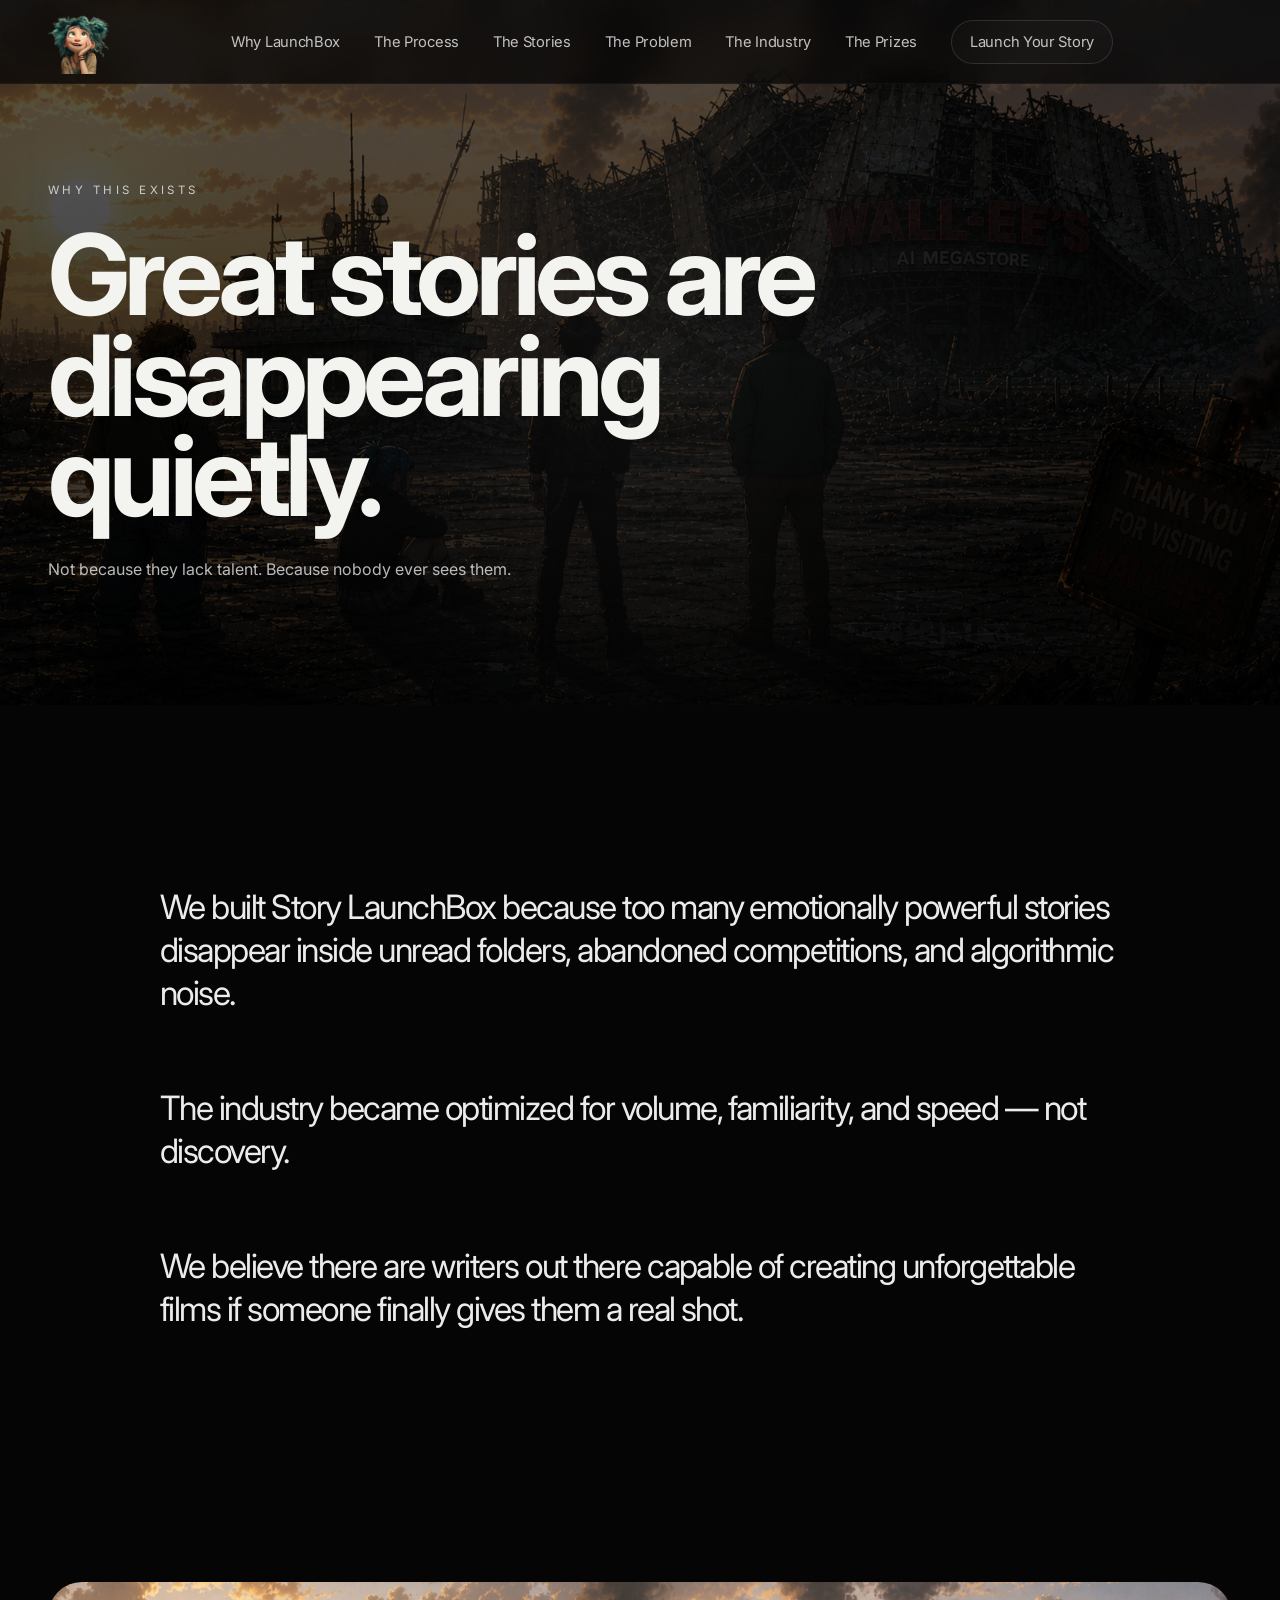
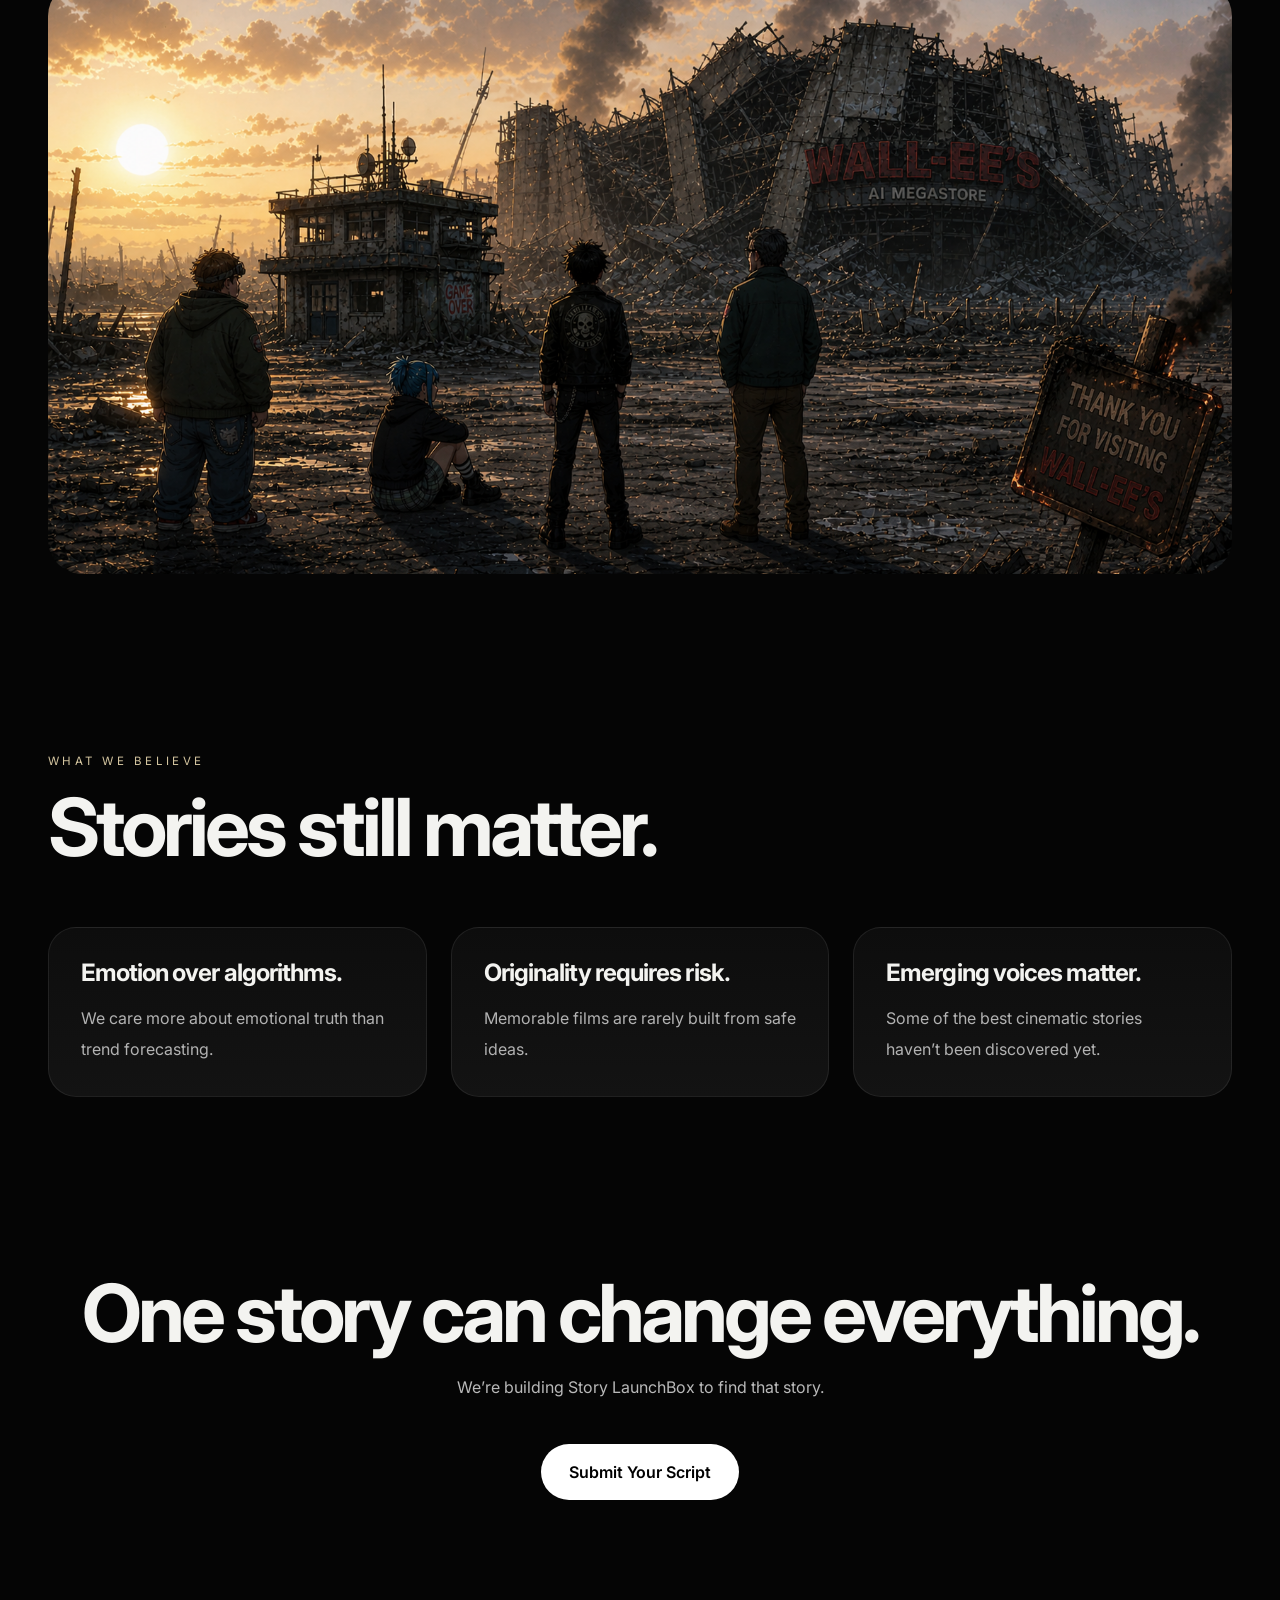
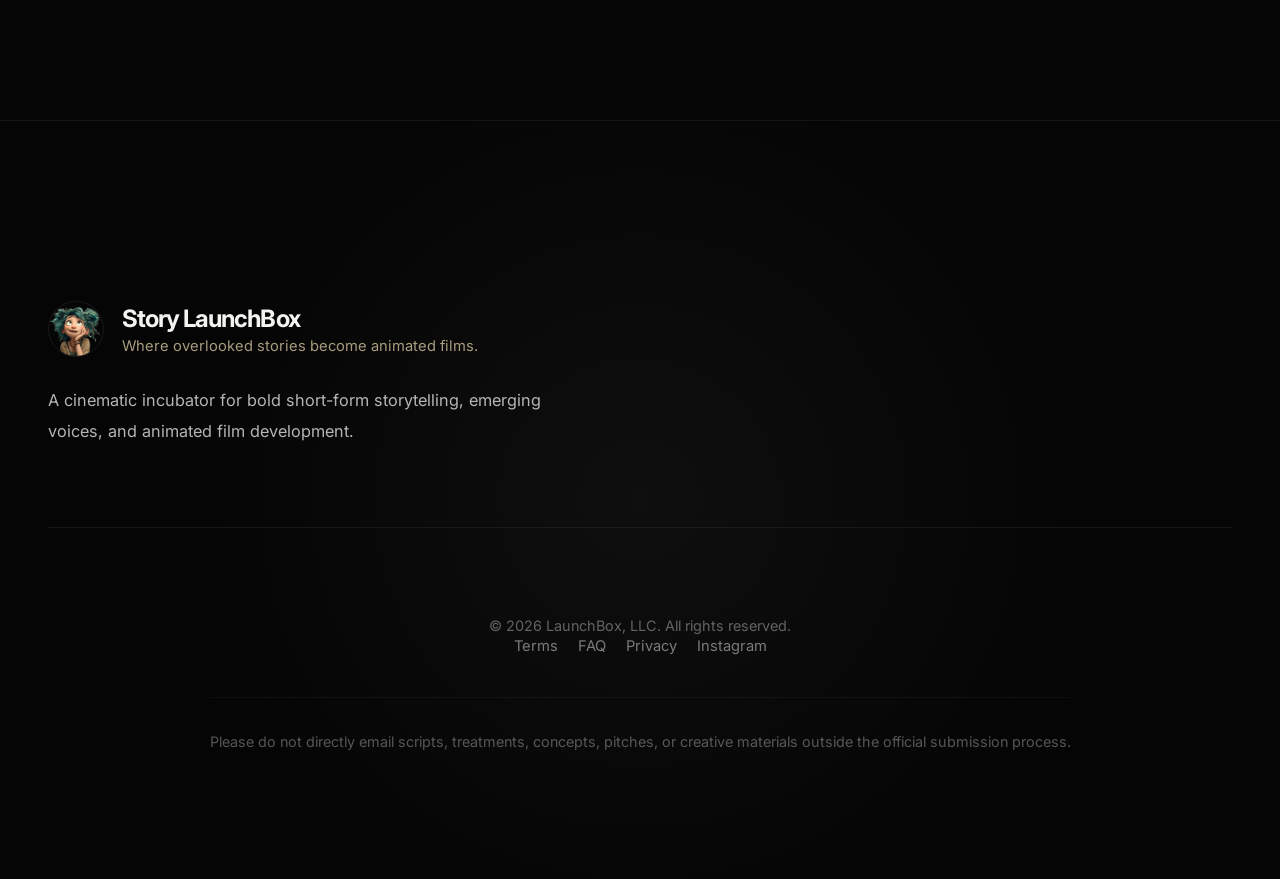
<file: whyitexists.html>
<!DOCTYPE html>
<html lang="en">

<head>

  <meta charset="UTF-8" />

  <meta
    name="viewport"
    content="width=device-width, initial-scale=1.0"
  />

  <title>
Why Story LaunchBox Exists | Story LaunchBox
</title>

<meta
    name="keywords"
    content="screenplay competition, animation screenplay competition, short screenplay contest, screenplay submission, animated short film, screenplay incubator, short film screenplay competition, animation writing competition"
  />

  <meta
    name="author"
    content="Story LaunchBox"
  />

  <meta
    name="robots"
    content="index, follow"
  />

  <meta
    name="theme-color"
    content="#050505"
  />

  <meta
    name="color-scheme"
    content="dark"
  />

  <link
    rel="canonical"
    href="https://www.storylaunchbox.com/"
  />

  <!-- ========================= -->
  <!-- FAVICON -->
  <!-- ========================= -->

  <link
    rel="icon"
    type="image/x-icon"
    href="./assets/seo/favicon.ico"
  />

  <!-- ========================= -->
  <!-- OPEN GRAPH -->
  <!-- ========================= -->

  <meta
    property="og:type"
    content="website"
  />

  <meta
    property="og:site_name"
    content="Story LaunchBox"
  />

  <meta
    property="og:title"
    content="Story LaunchBox | Animated Short Screenplay Competition"
  />

  <meta
    property="og:description"
    content="One selected screenplay will become a professionally produced animated short film."
  />

  <meta
    property="og:url"
    content="https://www.storylaunchbox.com/"
  />

  <meta
    property="og:image"
    content="https://www.storylaunchbox.com/assets/seo/og-image.jpg"
  />

  <!-- ========================= -->
  <!-- TWITTER / X -->
  <!-- ========================= -->

  <meta
    name="twitter:card"
    content="summary_large_image"
  />

  <meta
    name="twitter:title"
    content="Story LaunchBox | Animated Short Screenplay Competition"
  />

  <meta
    name="twitter:description"
    content="One selected screenplay will become a professionally produced animated short film."
  />

  <meta
    name="twitter:image"
    content="https://www.storylaunchbox.com/assets/seo/og-image.jpg"
  />

  <!-- ========================= -->
  <!-- PERFORMANCE -->
  <!-- ========================= -->

  <link rel="preconnect" href="https://fonts.googleapis.com">

  <link
    rel="preconnect"
    href="https://fonts.gstatic.com"
    crossorigin
  >

  <!-- ========================= -->
  <!-- FONTS -->
  <!-- ========================= -->

  <link
    href="https://fonts.googleapis.com/css2?family=Inter:wght@300;400;500;600;700;800&display=swap"
    rel="stylesheet"
  >

  <!-- ========================= -->
  <!-- STYLES -->
  <!-- ========================= -->

  <link rel="stylesheet" href="style.css" />

</head>

<body>

  <!-- ========================= -->
  <!-- HEADER -->
  <!-- ========================= -->

  <header class="header">

    <a href="/" class="logo">

  <img
    src="./assets/logo/logo.png"
    alt="Story LaunchBox"
  >

</a>

    <button
      class="hamburger"
      id="hamburger"
      aria-label="Open Menu"
    >

      <span></span>
      <span></span>
      <span></span>

    </button>

    <nav
      class="nav"
      id="nav"
    >

      <a href="/#mission">
        Why LaunchBox
      </a>
      
      <a href="/#process">
        The Process
      </a>

      <a href="/#stories">
        The Stories
      </a>
      <a href="/#problem">
        The Problem
      </a>

      <a href="/#industry">
        The Industry
      </a>

      <a href="/#winner">
        The Prizes
      </a>

      <a
        href="./submit.html"
        class="nav-cta"
      >
        Launch Your Story
      </a>

    </nav>

  </header>
  <!-- ========================= -->
<!-- PAGE HERO -->
<!-- ========================= -->

<section class="page-hero">

  <div class="page-hero-bg why-bg"></div>

  <div class="page-hero-overlay"></div>

  <div class="page-hero-content">

    <p class="section-label">
      WHY THIS EXISTS
    </p>

    <h1>
      Great stories are disappearing quietly.
    </h1>

    <p>

      Not because they lack talent.
      Because nobody ever sees them.

    </p>

  </div>

</section>
<!-- ========================= -->
<!-- MANIFESTO -->
<!-- ========================= -->

<section class="manifesto-section">

  <div class="manifesto-inner">

    <p>

      We built Story LaunchBox because too many
      emotionally powerful stories disappear inside
      unread folders, abandoned competitions,
      and algorithmic noise.

    </p>

    <p>

      The industry became optimized for volume,
      familiarity, and speed —
      not discovery.

    </p>

    <p>

      We believe there are writers out there
      capable of creating unforgettable films
      if someone finally gives them a real shot.

    </p>

  </div>

</section>
<!-- ========================= -->
<!-- IMAGE BREAK -->
<!-- ========================= -->

<section class="break-image-section">

  <img
    src="./assets/stills/still-4.png"
    alt="Screenwriter submitting screenplay for animation competition"
  >

</section>
<!-- ========================= -->
<!-- BELIEFS -->
<!-- ========================= -->

<section class="belief-manifesto">

  <div class="belief-manifesto-heading glow-card">

    <p class="section-label">
      WHAT WE BELIEVE
    </p>

    <h2>
      Stories still matter.
    </h2>

  </div>

  <div class="belief-manifesto-grid glow-card">

    <div class="belief-manifesto-card glow-card">

      <h3>
        Emotion over algorithms.
      </h3>

      <p>

        We care more about emotional truth
        than trend forecasting.

      </p>

    </div>

    <div class="belief-manifesto-card glow-card">

      <h3>
        Originality requires risk.
      </h3>

      <p>

        Memorable films are rarely built
        from safe ideas.

      </p>

    </div>

    <div class="belief-manifesto-card glow-card">

      <h3>
        Emerging voices matter.
      </h3>

      <p>

        Some of the best cinematic stories
        haven’t been discovered yet.

      </p>

    </div>

  </div>

</section>
<!-- ========================= -->
<!-- FINAL STATEMENT -->
<!-- ========================= -->

<section class="manifesto-end">

  <h2>
    One story can change everything.
  </h2>

  <p>

    We’re building Story LaunchBox
    to find that story.

  </p>

  <div class="final-buttons">

  <a
    href="./submit.html"
    class="primary-btn"
  >
    Submit Your Script
  </a>

</div>

</section>
<!-- ========================= -->
<!-- FOOTER -->
<!-- ========================= -->

<footer class="footer">

  <div class="footer-glow"></div>

  <div class="footer-inner">

    <!-- TOP -->

    <div class="footer-top">

      <div class="footer-brand">

        <div class="footer-logo-wrap">

          <img
            src="./assets/logo/logo.png"
            alt="Story LaunchBox"
            class="footer-logo"
          >

          <div>

            <h3>
              Story LaunchBox
            </h3>

            <p>
              Where overlooked stories become animated films.
            </p>

          </div>

        </div>

        <div class="footer-description">

          A cinematic incubator for bold short-form storytelling,
          emerging voices, and animated film development.

        </div>

      </div>

    </div>

    <!-- BOTTOM -->

    <div class="footer-bottom">

      <div class="footer-meta">

        <p>
          © 2026 LaunchBox, LLC. All rights reserved.
        </p>

      </div>

      <div class="footer-links">

        <a href="./terms.html">
    Terms
  </a>

  <a href="./faq.html">
    FAQ
  </a>

  <a href="./privacy.html">
    Privacy
  </a>

        <a
          href="https://www.instagram.com/storylaunchbox/"
          target="_blank"
        >
          Instagram
        </a>

      </div>

      <div class="footer-disclaimer">

        Please do not directly email scripts, treatments,
        concepts, pitches, or creative materials outside
        the official submission process.

      </div>

    </div>

  </div>

</footer>

  
  <!-- ========================= -->
<!-- BACK TO TOP -->
<!-- ========================= -->

<button
  class="to-top-btn"
  id="toTopBtn"
  aria-label="Back to top"
>

  ↑

</button>

<script src="script.js"></script>
</body>
</html>
</file>
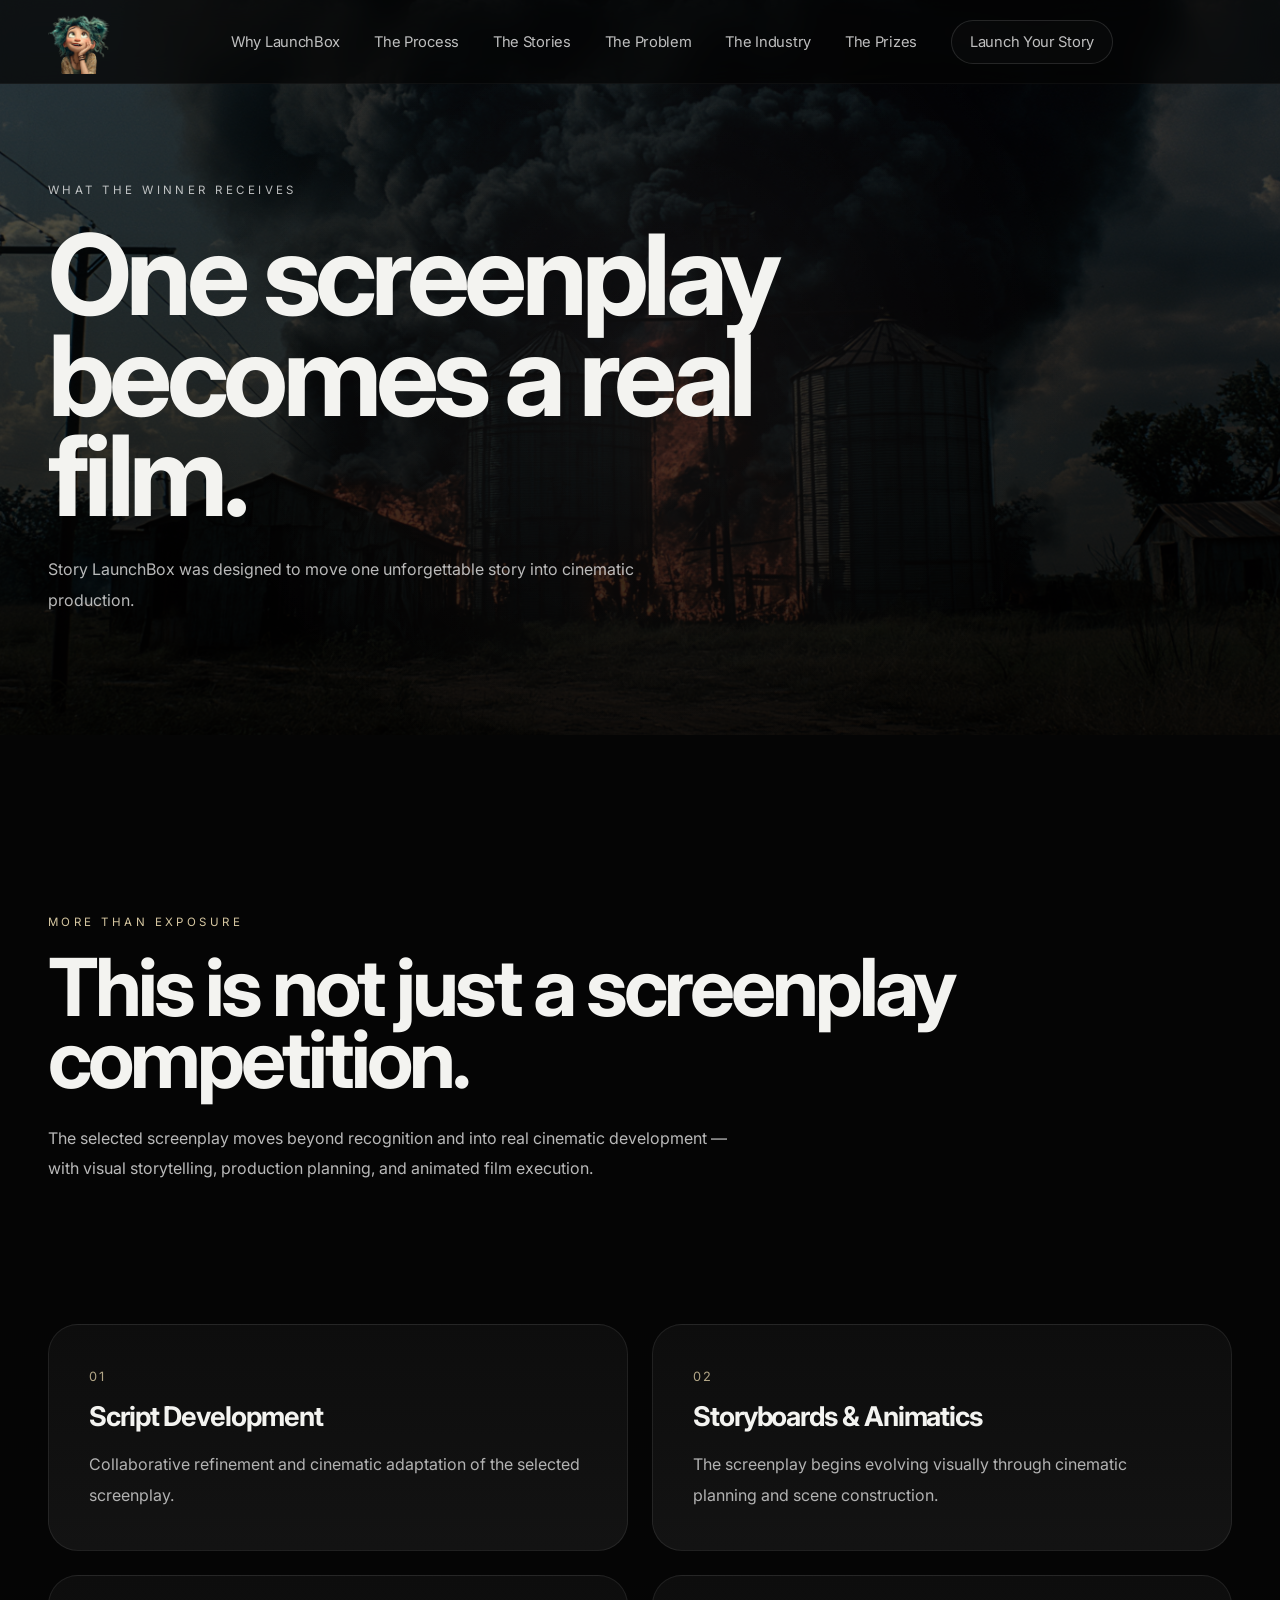
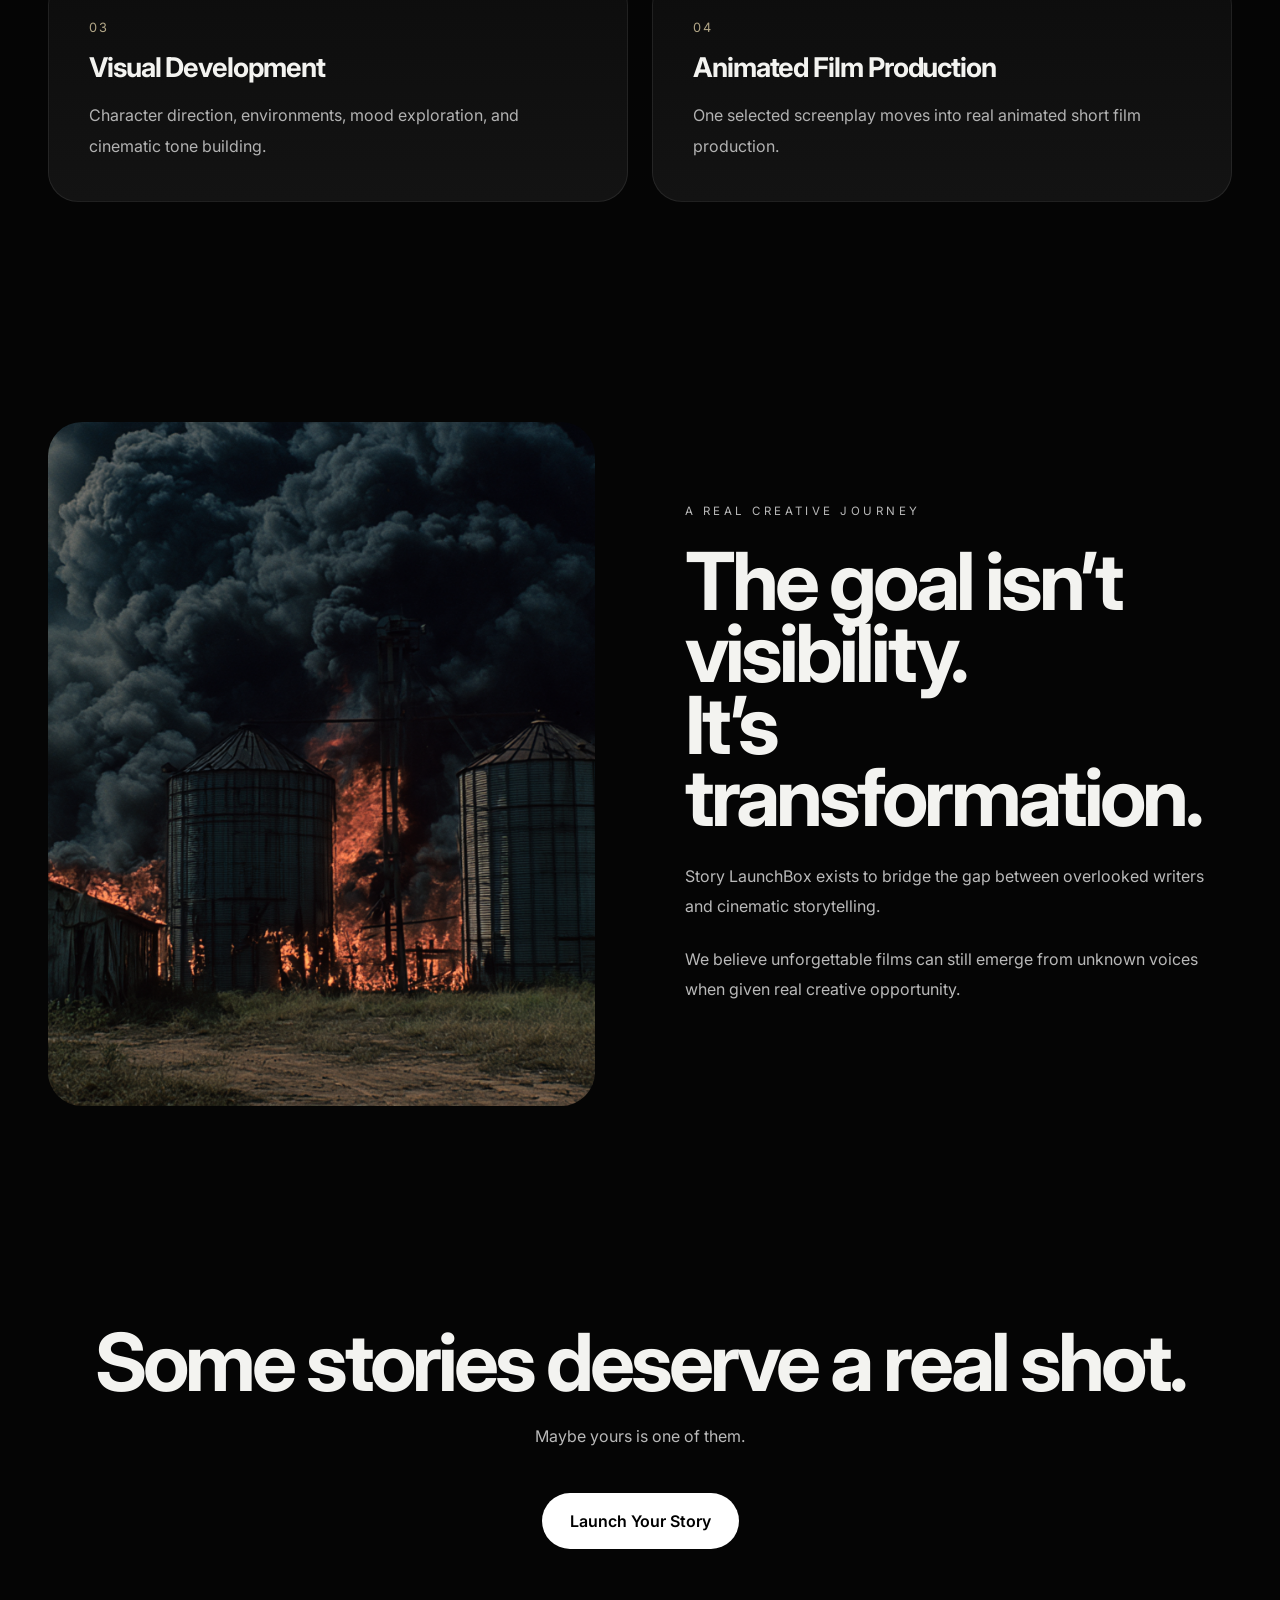
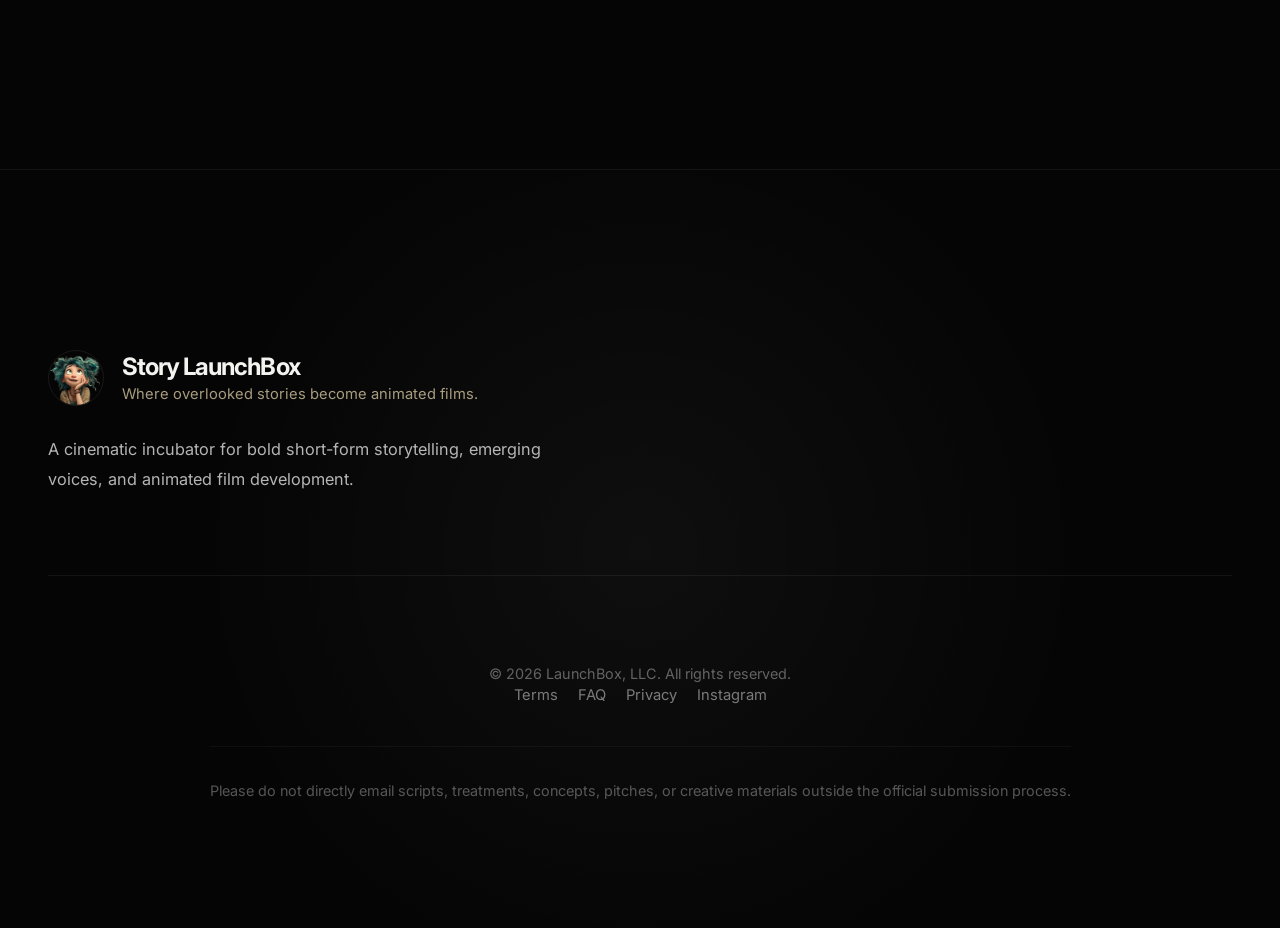
<file: winner.html>
<!DOCTYPE html>
<html lang="en">

<head>

  <meta charset="UTF-8" />

  <meta
    name="viewport"
    content="width=device-width, initial-scale=1.0"
  />

  <title>
What Happens If Your Story Wins?
</title>

<meta
    name="keywords"
    content="screenplay competition, animation screenplay competition, short screenplay contest, screenplay submission, animated short film, screenplay incubator, short film screenplay competition, animation writing competition"
  />

  <meta
    name="author"
    content="Story LaunchBox"
  />

  <meta
    name="robots"
    content="index, follow"
  />

  <meta
    name="theme-color"
    content="#050505"
  />

  <meta
    name="color-scheme"
    content="dark"
  />

  <link
    rel="canonical"
    href="https://www.storylaunchbox.com/"
  />

  <!-- ========================= -->
  <!-- FAVICON -->
  <!-- ========================= -->

  <link
    rel="icon"
    type="image/x-icon"
    href="./assets/seo/favicon.ico"
  />

  <!-- ========================= -->
  <!-- OPEN GRAPH -->
  <!-- ========================= -->

  <meta
    property="og:type"
    content="website"
  />

  <meta
    property="og:site_name"
    content="Story LaunchBox"
  />

  <meta
    property="og:title"
    content="Story LaunchBox | Animated Short Screenplay Competition"
  />

  <meta
    property="og:description"
    content="One selected screenplay will become a professionally produced animated short film."
  />

  <meta
    property="og:url"
    content="https://www.storylaunchbox.com/"
  />

  <meta
    property="og:image"
    content="https://www.storylaunchbox.com/assets/seo/og-image.jpg"
  />

  <!-- ========================= -->
  <!-- TWITTER / X -->
  <!-- ========================= -->

  <meta
    name="twitter:card"
    content="summary_large_image"
  />

  <meta
    name="twitter:title"
    content="Story LaunchBox | Animated Short Screenplay Competition"
  />

  <meta
    name="twitter:description"
    content="One selected screenplay will become a professionally produced animated short film."
  />

  <meta
    name="twitter:image"
    content="https://www.storylaunchbox.com/assets/seo/og-image.jpg"
  />

  <!-- ========================= -->
  <!-- PERFORMANCE -->
  <!-- ========================= -->

  <link rel="preconnect" href="https://fonts.googleapis.com">

  <link
    rel="preconnect"
    href="https://fonts.gstatic.com"
    crossorigin
  >

  <!-- ========================= -->
  <!-- FONTS -->
  <!-- ========================= -->

  <link
    href="https://fonts.googleapis.com/css2?family=Inter:wght@300;400;500;600;700;800&display=swap"
    rel="stylesheet"
  >

  <!-- ========================= -->
  <!-- STYLES -->
  <!-- ========================= -->

  <link rel="stylesheet" href="style.css" />

</head>

<body>

  <!-- ========================= -->
  <!-- HEADER -->
  <!-- ========================= -->

  <header class="header">

    <a href="/" class="logo">

  <img
    src="./assets/logo/logo.png"
    alt="Story LaunchBox"
  >

</a>

    <button
      class="hamburger"
      id="hamburger"
      aria-label="Open Menu"
    >

      <span></span>
      <span></span>
      <span></span>

    </button>

    <nav
      class="nav"
      id="nav"
    >

      <a href="/#mission">
        Why LaunchBox
      </a>
      
      <a href="/#process">
        The Process
      </a>

      <a href="/#stories">
        The Stories
      </a>
      <a href="/#problem">
        The Problem
      </a>

      <a href="/#industry">
        The Industry
      </a>

      <a href="/#winner">
        The Prizes
      </a>

      <a
        href="./submit.html"
        class="nav-cta"
      >
        Launch Your Story
      </a>

    </nav>

  </header>

  <!-- ========================= -->
<!-- PAGE HERO -->
<!-- ========================= -->

<section class="page-hero">

  <div class="page-hero-bg winner-bg"></div>

  <div class="page-hero-overlay"></div>

  <div class="page-hero-content">

    <p class="section-label">
      WHAT THE WINNER RECEIVES
    </p>

    <h1>
      One screenplay becomes a real film.
    </h1>

    <p>

      Story LaunchBox was designed to move
      one unforgettable story into cinematic production.

    </p>

  </div>

</section>

<!-- ========================= -->
<!-- WINNER INTRO -->
<!-- ========================= -->

<section class="winner-intro">

  <div class="winner-intro-inner">

    <p class="section-label">
      MORE THAN EXPOSURE
    </p>

    <h2>
      This is not just a screenplay competition.
    </h2>

    <p>

      The selected screenplay moves beyond recognition
      and into real cinematic development —
      with visual storytelling, production planning,
      and animated film execution.

    </p>

  </div>

</section>

<!-- ========================= -->
<!-- WINNER GRID -->
<!-- ========================= -->

<section class="winner-grid-section">

  <div class="winner-grid">

    <div class="winner-card glow-card">

      <span>
        01
      </span>

      <h3>
        Script Development
      </h3>

      <p>

        Collaborative refinement and cinematic adaptation
        of the selected screenplay.

      </p>

    </div>

    <div class="winner-card glow-card">

      <span>
        02
      </span>

      <h3>
        Storyboards & Animatics
      </h3>

      <p>

        The screenplay begins evolving visually
        through cinematic planning and scene construction.

      </p>

    </div>

    <div class="winner-card glow-card">

      <span>
        03
      </span>

      <h3>
        Visual Development
      </h3>

      <p>

        Character direction, environments,
        mood exploration, and cinematic tone building.

      </p>

    </div>

    <div class="winner-card glow-card">

      <span>
        04
      </span>

      <h3>
        Animated Film Production
      </h3>

      <p>

        One selected screenplay moves into
        real animated short film production.

      </p>

    </div>

  </div>

</section>

<!-- ========================= -->
<!-- CINEMATIC FEATURE -->
<!-- ========================= -->

<section class="winner-feature">

  <div class="winner-feature-image">

    <img
      src="./assets/stills/still-5.png"
      alt="Completed animated short film sequence"
    >

  </div>

  <div class="winner-feature-copy">

    <p class="section-label">
      A REAL CREATIVE JOURNEY
    </p>

    <h2>
      The goal isn’t visibility.<br>
      It’s transformation.
    </h2>

    <p>

      Story LaunchBox exists to bridge the gap
      between overlooked writers and cinematic storytelling.

    </p>

    <p>

      We believe unforgettable films can still emerge
      from unknown voices when given real creative opportunity.

    </p>

  </div>

</section>

<!-- ========================= -->
<!-- FINAL CTA -->
<!-- ========================= -->

<section class="manifesto-end">

  <h2>
    Some stories deserve a real shot.
  </h2>

  <p>

    Maybe yours is one of them.

  </p>

  <div class="final-buttons">

    <a
      href="./submit.html"
      class="primary-btn"
    >
      Launch Your Story
    </a>

  </div>

</section>

  <!-- ========================= -->
<!-- FOOTER -->
<!-- ========================= -->

<footer class="footer">

  <div class="footer-glow"></div>

  <div class="footer-inner">

    <!-- TOP -->

    <div class="footer-top">

      <div class="footer-brand">

        <div class="footer-logo-wrap">

          <img
            src="./assets/logo/logo.png"
            alt="Story LaunchBox"
            class="footer-logo"
          >

          <div>

            <h3>
              Story LaunchBox
            </h3>

            <p>
              Where overlooked stories become animated films.
            </p>

          </div>

        </div>

        <div class="footer-description">

          A cinematic incubator for bold short-form storytelling,
          emerging voices, and animated film development.

        </div>

      </div>

    </div>

    <!-- BOTTOM -->

    <div class="footer-bottom">

      <div class="footer-meta">

        <p>
          © 2026 LaunchBox, LLC. All rights reserved.
        </p>

      </div>

      <div class="footer-links">

        <a href="./terms.html">
    Terms
  </a>

  <a href="./faq.html">
    FAQ
  </a>

  <a href="./privacy.html">
    Privacy
  </a>

        <a
          href="https://www.instagram.com/storylaunchbox/"
          target="_blank"
        >
          Instagram
        </a>

      </div>

      <div class="footer-disclaimer">

        Please do not directly email scripts, treatments,
        concepts, pitches, or creative materials outside
        the official submission process.

      </div>

    </div>

  </div>

</footer>

  
  <!-- ========================= -->
<!-- BACK TO TOP -->
<!-- ========================= -->

<button
  class="to-top-btn"
  id="toTopBtn"
  aria-label="Back to top"
>

  ↑

</button>

<script src="script.js"></script>


</body>
</html>
</file>
<file: style.css>
* {
  margin: 0;
  padding: 0;
  box-sizing: border-box;
}

:root {

  --bg: #050505;

  --surface: #0d0d0d;

  --surface-2: #131313;

  --text: #f3f3f0;

  --muted: #9b9b96;

  --gold: #d6c7a1;

  --border: rgba(255,255,255,0.08);
}

/* ========================= */
/* BASE */
/* ========================= */

html {
  scroll-behavior: smooth;
}

body {

  background: var(--bg);

  color: var(--text);

  font-family: 'Inter', sans-serif;

  overflow-x: hidden;

  -webkit-font-smoothing: antialiased;
}

a {
  text-decoration: none;
  color: inherit;
}

img {
  display: block;
  max-width: 100%;
}

/* ========================= */
/* HEADER */
/* ========================= */

.header {

  position: fixed;

  top: 0;
  left: 0;

  width: 100%;

  height: 84px;

  display: flex;
  align-items: center;
  justify-content: space-between;

  padding: 0 24px;

  z-index: 1000;

  background: rgba(5,5,5,0.72);

  backdrop-filter: blur(14px);

  border-bottom: 1px solid rgba(255,255,255,0.04);
}

.logo img {

  width: 64px;
  height: 64px;

  object-fit: contain;
}

/* ========================= */
/* HAMBURGER */
/* ========================= */

.hamburger {

  width: 48px;
  height: 48px;

  border: none;

  background: transparent;

  display: flex;
  flex-direction: column;

  justify-content: center;
  align-items: center;

  gap: 5px;

  cursor: pointer;

  z-index: 1001;
}

.hamburger span {

  width: 22px;
  height: 1.5px;

  background: white;

  transition: 0.3s ease;
}

/* ========================= */
/* NAV */
/* ========================= */

.nav {

  position: fixed;

  top: 84px;
  left: 0;

  width: 100%;

  height: calc(100vh - 84px);

  background: rgba(5,5,5,0.98);

  display: flex;
  flex-direction: column;

  gap: 30px;

  padding: 40px 24px;

  transform: translateX(100%);

  transition: transform 0.35s ease;

  z-index: 999;
}

.nav.active {
  transform: translateX(0);
}

.nav a {

  font-size: 1.1rem;

  color: rgba(255,255,255,0.92);

  letter-spacing: -0.02em;
}

.nav-cta {

  margin-top: 12px;

  border:
    1px solid rgba(255,255,255,0.12);

  border-radius: 999px;

  padding: 14px 22px;

  text-align: center;

  position: relative;

  overflow: hidden;

  background:
    rgba(255,255,255,0.02);

  box-shadow:
    0 0 0 rgba(214,199,161,0);

  transition:
    border-color 0.35s ease,
    background 0.35s ease,
    box-shadow 0.35s ease,
    transform 0.35s ease;
}

.nav-cta:hover {

  border-color:
    rgba(214,199,161,0.38);

  background:
    rgba(214,199,161,0.06);

  box-shadow:
    0 0 24px rgba(214,199,161,0.16);

  transform:
    translateY(-1px);
}

/* ========================= */
/* HERO */
/* ========================= */

.hero {

  position: relative;

  min-height: 100vh;

  display: flex;
  align-items: flex-end;

  overflow: hidden;

  padding:
    120px
    24px
    8px;
}

.hero-bg {

  position: absolute;

  inset: 0;

  background-image:
    linear-gradient(
      rgba(0,0,0,0.44),
      rgba(0,0,0,0.72)
    ),
    url("./assets/hero/hero-bg.png");

  background-size: cover;

  background-position: center;

  transform: scale(1.03);

  z-index: 1;
}

@media (max-width: 768px) {

  .hero-bg {

    background-image:
      linear-gradient(
        rgba(0,0,0,0.48),
        rgba(0,0,0,0.76)
      ),
      url("./assets/stills/still-1.png");

    background-position: center;

    transform: scale(1.02);
  }

}


.hero-overlay {

  position: absolute;

  inset: 0;

  background:
    radial-gradient(
      circle at top,
      rgba(214,199,161,0.10),
      transparent 48%
    );

  z-index: 2;
}

.hero-grain {

  position: absolute;

  inset: 0;

  opacity: 0.08;

  background-image:
    url("./assets/textures/grain.png");

  mix-blend-mode: soft-light;

  z-index: 3;
}

.hero-content {

  position: relative;

  z-index: 4;

  width: 100%;

  max-width: 820px;

  
}

.hero-eyebrow {

  color: rgba(255,255,255,0.72);

  font-size: 0.72rem;

  letter-spacing: 0.32em;

  margin-bottom: 26px;

  font-weight: 500;
}

.hero h1 {

  font-size:
    clamp(4rem, 14vw, 8rem);

  line-height: 0.86;

  letter-spacing: -0.05em;

  font-weight: 800;

  text-transform: uppercase;

  max-width: 920px;
}

.hero-copy {

  margin-top: 30px;

  color: rgba(255,255,255,0.74);

  font-size: 1rem;

  line-height: 1.85;

  max-width: 560px;
}

.hero-buttons {

  margin-top: 42px;

  display: flex;
  flex-direction: column;

  gap: 14px;
}

/* ========================= */
/* BUTTONS */
/* ========================= */

.primary-btn,
.secondary-btn {

  border-radius: 999px;

  padding:
    18px
    28px;

  text-align: center;

  transition:
    transform 0.3s ease,
    background 0.3s ease,
    border-color 0.3s ease;
}

.primary-btn {

  background: white;

  color: black;

  font-weight: 600;
}

.primary-btn:hover {

  transform: translateY(-2px);

  box-shadow:
    0 10px 40px rgba(255,255,255,0.12);
}

.secondary-btn {

  border: 1px solid rgba(255,255,255,0.14);

  color: white;

  backdrop-filter: blur(12px);
}

.secondary-btn:hover {

  border-color: rgba(255,255,255,0.34);

  background:
    rgba(255,255,255,0.04);

  transform: translateY(-2px);
}

/* ========================= */
/* SHARED SECTIONS */
/* ========================= */

.statement-section,
.process-section,
.final-section {

  padding:
    120px
    24px;
}


.statement-inner,
.section-heading {

  max-width: 860px;
}

.section-label {

  color: var(--gold);

  font-size: 0.72rem;

  letter-spacing: 0.3em;

  margin-bottom: 22px;
}

.statement-section h2,
.process-section h2,
.final-section h2 {

  font-size:
    clamp(2.8rem, 8vw, 5rem);

  line-height: 0.92;

  letter-spacing: -0.05em;

  font-weight: 700;

  max-width: 900px;
}

.statement-section p,
.process-section p,
.final-section p {

  color: rgba(255,255,255,0.72);

  line-height: 1.9;

  margin-top: 28px;

  max-width: 640px;
}

/* ========================= */
/* PROCESS */
/* ========================= */

.process-grid {

  margin-top: 72px;

  display: grid;

  grid-template-columns: 1fr;

  gap: 18px;
}

.process-card {

  background: linear-gradient(
    to bottom,
    var(--surface),
    var(--surface-2)
  );

  border: 1px solid var(--border);

  border-radius: 28px;

  padding: 32px;

  opacity: 0;

  transform: translateY(40px);

  transition:
    opacity 1s ease,
    transform 1s ease,
    border-color 0.45s ease,
    background 0.45s ease;
}

.process-card.visible {

  opacity: 1;

  transform: translateY(0);
}

.process-card:hover {

  transform: translateY(-6px);

  border-color:
    rgba(214,199,161,0.22);

  background:
    linear-gradient(
      to bottom,
      #111111,
      #171717
    );
}

.process-card span {

  color: var(--gold);

  font-size: 0.82rem;

  letter-spacing: 0.18em;
}

.process-card h3 {

  margin-top: 18px;

  font-size: 1.6rem;

  font-weight: 700;
}

.process-card p {

  margin-top: 16px;

  color: rgba(255,255,255,0.68);

  line-height: 1.8;
}

/* ========================= */
/* FINAL CTA */
/* ========================= */

.final-section {

  text-align: center;

  opacity: 0;

  transform: translateY(40px);

  transition:
    opacity 1s ease,
    transform 1s ease;
}

.final-section.visible {

  opacity: 1;

  transform: translateY(0);
}

.final-section .section-label {

  justify-content: center;
}

.final-section h2 {

  margin:
    0 auto
    38px;
}

/* ========================= */
/* REVEALS */
/* ========================= */

.statement-section {

  opacity: 0;

  transform: translateY(40px);

  transition:
    opacity 1s ease,
    transform 1s ease;
}

.statement-section.visible {

  opacity: 1;

  transform: translateY(0);
}

/* ========================= */
/* DESKTOP */
/* ========================= */

@media (min-width: 992px) {

  .header {

    display: grid;

    grid-template-columns:
      auto
      1fr
      auto;

    align-items: center;

    padding: 0 48px;
  }

  .logo {

    justify-self: start;
  }

  .hamburger {

    display: none;
  }

  .nav {

    position: static;

    transform: none;

    width: auto;
    height: auto;

    background: transparent;

    flex-direction: row;

    align-items: center;
    justify-content: center;

    gap: 34px;

    padding: 0;

    justify-self: center;
  }

  .nav a {

    font-size: 0.92rem;

    color: rgba(255,255,255,0.74);
  }

  .nav-cta {

    margin-top: 0;

    padding: 12px 18px;

    justify-self: end;
  }

  .hero {

  align-items: flex-end;

  padding:
    140px
    48px
    120px;
}
.hero-content {

  transform: translateY(6vh);
}

  .hero-copy {

    font-size: 1.08rem;
  }

  .hero-buttons {

    flex-direction: row;
  }

  .statement-section,
  .process-section,
  .final-section {

    padding:
      160px
      48px;
  }

  .process-grid {

    grid-template-columns: repeat(4, 1fr);

    gap: 22px;
  }

}
/* ========================= */
/* CINEMATIC STILLS */
/* ========================= */

.stills-strip {

  margin-top: 72px;

  display: grid;

  grid-template-columns: 1fr;

  gap: 18px;
}

.still {

  position: relative;

  overflow: hidden;

  border-radius: 26px;

  border: 1px solid rgba(255,255,255,0.08);

  background: #0d0d0d;

  aspect-ratio: 16 / 9;

  opacity: 0;

  transform: translateY(40px);

  transition:
    opacity 1s ease,
    transform 1s ease,
    border-color 0.4s ease;
}

.still.visible {

  opacity: 1;

  transform: translateY(0);
}

.still:hover {

  border-color:
    rgba(214,199,161,0.22);
}

.still img {

  width: 100%;
  height: 100%;

  object-fit: cover;

  transition:
    transform 1.2s ease,
    opacity 0.6s ease;

  opacity: 0.92;
}

.still:hover img {

  transform: scale(1.04);

  opacity: 1;
}

/* ========================= */
/* DESKTOP STILLS */
/* ========================= */

@media (min-width: 992px) {

  .stills-strip {

    grid-template-columns:
      repeat(3, 1fr);

    gap: 20px;
  }

}
/* ========================= */
/* MOBILE STILLS */
/* ========================= */

@media (max-width: 768px) {

  .stills-strip {

    grid-template-columns: 1fr;
  }

  .still {

    aspect-ratio: 16 / 9;
  }

}
/* ========================= */
/* REALITY PANEL */
/* ========================= */

.reality-panel {

  margin-top: 120px;

  display: grid;

  grid-template-columns: 1fr;

  gap: 28px;

  align-items: center;
}

.reality-copy {

  opacity: 0;

  transform: translateY(40px);

  transition:
    opacity 1s ease,
    transform 1s ease;
}

.reality-copy.visible {

  opacity: 1;

  transform: translateY(0);
}

.reality-copy h3 {

  font-size:
    clamp(2.2rem, 7vw, 4.5rem);

  line-height: 0.95;

  letter-spacing: -0.05em;

  margin-bottom: 26px;

  max-width: 700px;
}

.reality-copy p {

  color: rgba(255,255,255,0.72);

  line-height: 1.9;

  max-width: 560px;
}

.reality-visual {

  position: relative;

  overflow: hidden;

  border-radius: 30px;

  border: 1px solid rgba(255,255,255,0.08);

  aspect-ratio: 16 / 9;

  opacity: 0;

  transform: translateY(40px);

  transition:
    opacity 1s ease,
    transform 1s ease,
    border-color 0.4s ease;
}

.reality-visual.visible {

  opacity: 1;

  transform: translateY(0);
}

.reality-visual:hover {

  border-color:
    rgba(214,199,161,0.24);
}

.reality-visual img {

  width: 100%;
  height: 100%;

  object-fit: cover;

  transition: transform 1.2s ease;
}

.reality-visual:hover img {

  transform: scale(1.04);
}

/* ========================= */
/* DESKTOP REALITY */
/* ========================= */

@media (min-width: 992px) {

  .reality-panel {

    grid-template-columns:
      1fr
      1.1fr;

    gap: 54px;
  }

}
/* ========================= */
/* STORIES SECTION */
/* ========================= */

.stories-section {

  padding:
    120px
    24px;
}

.stories-layout {

  display: grid;

  grid-template-columns: 1fr;

  gap: 36px;

  align-items: center;
}

.stories-image {

  position: relative;

  overflow: hidden;

  border-radius: 32px;

  aspect-ratio: 4 / 5;

  border: 1px solid rgba(255,255,255,0.08);

  opacity: 0;

  transform: translateY(40px);

  transition:
    opacity 1s ease,
    transform 1s ease,
    border-color 0.4s ease;
}

.stories-image.visible {

  opacity: 1;

  transform: translateY(0);
}

.stories-image:hover {

  border-color:
    rgba(214,199,161,0.22);
}

.stories-image img {

  width: 100%;
  height: 100%;

  object-fit: cover;

  transition: transform 1.2s ease;
}

.stories-image:hover img {

  transform: scale(1.04);
}

.stories-copy {

  opacity: 0;

  transform: translateY(40px);

  transition:
    opacity 1s ease,
    transform 1s ease;
}

.stories-copy.visible {

  opacity: 1;

  transform: translateY(0);
}

.stories-copy h2 {

  font-size:
    clamp(3rem, 9vw, 6rem);

  line-height: 0.9;

  letter-spacing: -0.05em;

  margin-bottom: 30px;

  max-width: 700px;
}

.stories-copy p {

  color: rgba(255,255,255,0.72);

  line-height: 1.9;

  max-width: 560px;

  margin-bottom: 22px;
}

/* ========================= */
/* DESKTOP STORIES */
/* ========================= */

@media (min-width: 992px) {

  .stories-section {

    padding:
      180px
      48px;
  }

  .stories-layout {

    grid-template-columns:
      0.95fr
      1.05fr;

    gap: 80px;
  }

  .stories-image {

    transform:
      translateY(60px);
  }

}
/* ========================= */
/* BELIEF SECTION */
/* ========================= */

.belief-section {

  padding:
    140px
    24px;
}

.belief-inner {

  max-width: 1200px;

  margin: 0 auto;
}

.belief-section h2 {

  font-size:
    clamp(3rem, 9vw, 6rem);

  line-height: 0.9;

  letter-spacing: -0.05em;

  max-width: 900px;

  margin-bottom: 60px;
}

.belief-grid {

  display: grid;

  grid-template-columns: 1fr;

  gap: 18px;
}

.belief-card {

  background:
    linear-gradient(
      to bottom,
      #101010,
      #151515
    );

  border:
    1px solid rgba(255,255,255,0.08);

  border-radius: 28px;

  padding: 34px;

  opacity: 0;

  transform: translateY(40px);

  transition:
    opacity 1s ease,
    transform 1s ease,
    border-color 0.4s ease,
    background 0.4s ease;
}

.belief-card.visible {

  opacity: 1;

  transform: translateY(0);
}

.belief-card:hover {

  border-color:
    rgba(214,199,161,0.22);

  background:
    linear-gradient(
      to bottom,
      #151515,
      #1a1a1a
    );
}

.belief-card p {

  font-size: 1.3rem;

  line-height: 1.6;

  color: rgba(255,255,255,0.88);
}

/* ========================= */
/* DESKTOP BELIEF */
/* ========================= */

@media (min-width: 992px) {

  .belief-section {

    padding:
      180px
      48px;
  }

  .belief-grid {

    grid-template-columns:
      repeat(2, 1fr);

    gap: 22px;
  }

}
/* ========================= */
/* INDUSTRY SECTION */
/* ========================= */

.industry-section {

  padding:
    140px
    24px;
}

.industry-heading {

  max-width: 900px;

  margin-bottom: 72px;
}

.industry-heading h2 {

  font-size:
    clamp(3rem, 9vw, 6rem);

  line-height: 0.9;

  letter-spacing: -0.05em;
}

.industry-grid {

  display: grid;

  grid-template-columns: 1fr;

  gap: 20px;
}

.industry-card {

  position: relative;

  overflow: hidden;

  border-radius: 32px;

  border:
    1px solid rgba(255,255,255,0.08);

  background: #111111;

  aspect-ratio: 16 / 11;

  opacity: 0;

  transform: translateY(40px);

  transition:
    opacity 1s ease,
    transform 1s ease,
    border-color 0.4s ease;
}

.industry-card.visible {

  opacity: 1;

  transform: translateY(0);
}

.industry-card:hover {

  border-color:
    rgba(214,199,161,0.24);
}

.industry-card img {

  position: absolute;

  inset: 0;

  width: 100%;
  height: 100%;

  object-fit: cover;

  opacity: 0.78;

  transition:
    transform 1.2s ease,
    opacity 0.6s ease;
}

.industry-card:hover img {

  transform: scale(1.04);

  opacity: 0.92;
}

.industry-info {

  position: absolute;

  left: 28px;
  bottom: 28px;

  z-index: 2;
}

.industry-info span {

  color: rgba(255,255,255,0.72);

  font-size: 0.7rem;

  letter-spacing: 0.22em;
}

.industry-info h3 {

  margin-top: 10px;

  font-size: 1.8rem;

  line-height: 1.05;

  max-width: 260px;
}

/* ========================= */
/* DESKTOP INDUSTRY */
/* ========================= */

@media (min-width: 992px) {

  .industry-section {

    padding:
      180px
      48px;
  }

  .industry-grid {

    grid-template-columns:
      repeat(3, 1fr);

    gap: 22px;
  }

}
/* ========================= */
/* JOURNEY SECTION */
/* ========================= */

.journey-section {

  padding:
    140px
    24px;
}

.journey-heading {

  max-width: 900px;

  margin-bottom: 80px;
}

.journey-heading h2 {

  font-size:
    clamp(3rem, 9vw, 6rem);

  line-height: 0.9;

  letter-spacing: -0.05em;
}

.journey-timeline {

  position: relative;

  display: flex;
  flex-direction: column;

  gap: 22px;
}

.journey-step {

  display: grid;

  grid-template-columns:
    70px
    1fr;

  gap: 24px;

  background:
    linear-gradient(
      to bottom,
      #101010,
      #151515
    );

  border:
    1px solid rgba(255,255,255,0.08);

  border-radius: 30px;

  padding: 34px;

  opacity: 0;

  transform: translateY(40px);

  transition:
    opacity 1s ease,
    transform 1s ease,
    border-color 0.4s ease,
    background 0.4s ease;
}

.journey-step.visible {

  opacity: 1;

  transform: translateY(0);
}

.journey-step:hover {

  border-color:
    rgba(214,199,161,0.24);

  background:
    linear-gradient(
      to bottom,
      #151515,
      #1b1b1b
    );
}

.journey-number {

  color: var(--gold);

  font-size: 0.82rem;

  letter-spacing: 0.22em;

  padding-top: 8px;
}

.journey-content h3 {

  font-size: 1.9rem;

  line-height: 1.05;

  margin-bottom: 14px;
}

.journey-content p {

  color: rgba(255,255,255,0.72);

  line-height: 1.85;

  max-width: 560px;
}

/* ========================= */
/* DESKTOP JOURNEY */
/* ========================= */

@media (min-width: 992px) {

  .journey-section {

    padding:
      180px
      48px;
  }

  .journey-step {

    grid-template-columns:
      100px
      1fr;

    padding: 44px;
  }

  .journey-content h3 {

    font-size: 2.4rem;
  }

}
/* ========================= */
/* FINAL CTA CINEMATIC */
/* ========================= */

.final-section {

  position: relative;

  overflow: hidden;

  padding:
    180px
    24px;

  text-align: center;
}

.final-bg {

  position: absolute;

  inset: 0;

  background-image:
    linear-gradient(
      rgba(0,0,0,0.72),
      rgba(0,0,0,0.82)
    ),
    url("./assets/stills/still-5.png");

  background-size: cover;

  background-position: center;

  transform: scale(1.04);

  opacity: 0.32;

  z-index: 1;
}

.final-overlay {

  position: absolute;

  inset: 0;

  background:
    radial-gradient(
      circle at center,
      rgba(214,199,161,0.08),
      transparent 58%
    );

  z-index: 2;
}

.final-inner {

  position: relative;

  z-index: 3;

  max-width: 920px;

  margin: 0 auto;
}

.final-section h2 {

  font-size:
    clamp(3.2rem, 10vw, 7rem);

  line-height: 0.9;

  letter-spacing: -0.06em;

  margin:
    0 auto
    30px;

  max-width: 1000px;
}

.final-copy {

  color: rgba(255,255,255,0.72);

  line-height: 1.9;

  max-width: 640px;

  margin:
    0 auto
    42px;
}

.final-buttons {

  display: flex;
  flex-direction: column;

  gap: 14px;

  justify-content: center;
}

.final-section.visible {

  opacity: 1;

  transform: translateY(0);
}

/* ========================= */
/* DESKTOP FINAL CTA */
/* ========================= */

@media (min-width: 992px) {

  .final-section {

    padding:
      240px
      48px;
  }

  .final-buttons {

    flex-direction: row;
  }

}
/* ========================= */
/* GLOBAL CINEMATIC POLISH */
/* ========================= */

::selection {

  background:
    rgba(214,199,161,0.28);

  color: white;
}

/* ========================= */
/* SECTION RHYTHM */
/* ========================= */

.process-section,
.stories-section,
.belief-section,
.industry-section,
.journey-section {

  position: relative;
}

.process-section::before,
.stories-section::before,
.belief-section::before,
.industry-section::before,
.journey-section::before {

  content: "";

  position: absolute;

  inset: 0;

  background:
    radial-gradient(
      circle at top,
      rgba(255,255,255,0.025),
      transparent 55%
    );

  pointer-events: none;
}

/* ========================= */
/* FILM GRAIN ATMOSPHERE */
/* ========================= */

body::before {

  content: "";

  position: fixed;

  inset: 0;

  background-image:
    url("./assets/textures/grain.png");

  opacity: 0.035;

  mix-blend-mode: soft-light;

  pointer-events: none;

  z-index: 9999;
}

/* ========================= */
/* PREMIUM CARD DEPTH */
/* ========================= */

.process-card,
.belief-card,
.journey-step {

  box-shadow:
    0 0 0 rgba(0,0,0,0),
    0 20px 60px rgba(0,0,0,0.22);
}

/* ========================= */
/* IMAGE CINEMATIC FEEL */
/* ========================= */

.still img,
.stories-image img,
.industry-card img,
.reality-visual img {

  filter:
    saturate(0.92)
    contrast(1.04)
    brightness(0.94);
}

/* ========================= */
/* HERO ATMOSPHERE */
/* ========================= */

.hero::after {

  content: "";

  position: absolute;

  inset: 0;

  background:
    linear-gradient(
      to bottom,
      transparent,
      rgba(0,0,0,0.18)
    );

  pointer-events: none;

  z-index: 2;
}

/* ========================= */
/* NAV POLISH */
/* ========================= */

.nav a {

  transition:
    color 0.3s ease,
    opacity 0.3s ease;
}

.nav a:hover {

  color: white;
}

/* ========================= */
/* BUTTON FEEL */
/* ========================= */

.primary-btn,
.secondary-btn {

  position: relative;

  overflow: hidden;
}

.primary-btn::before,
.secondary-btn::before {

  content: "";

  position: absolute;

  top: 0;
  left: -120%;

  width: 120%;
  height: 100%;

  background:
    linear-gradient(
      90deg,
      transparent,
      rgba(255,255,255,0.12),
      transparent
    );

  transition: left 0.7s ease;
}

.primary-btn:hover::before,
.secondary-btn:hover::before {

  left: 120%;
}

/* ========================= */
/* DESKTOP SPACING POLISH */
/* ========================= */

@media (min-width: 1400px) {

  .hero-content,
  .statement-inner,
  .section-heading,
  .industry-heading,
  .belief-inner,
  .journey-heading {

    margin-left: 6vw;
  }

}
/* ========================= */
/* REEL SECTION */
/* ========================= */

.reel-section {

  padding:
    52px
    24px
    0px;
}

.reel-frame {

  position: relative;

  overflow: hidden;

  border-radius: 34px;

  border:
    1px solid rgba(255,255,255,0.08);

  min-height: 46vh;

  background: black;
}

.reel-video {

  position: absolute;

  inset: 0;

  width: 100%;
  height: 100%;

  object-fit: cover;

  opacity: 0.72;

  filter:
    saturate(0.9)
    contrast(1.04)
    brightness(0.78);
}

.reel-overlay {

  position: absolute;

  inset: 0;

  background:
    linear-gradient(
      to top,
      rgba(0,0,0,0.88),
      rgba(0,0,0,0.18)
    );

  z-index: 1;
}

.reel-content {

  position: relative;

  z-index: 2;

  display: flex;
  flex-direction: column;
  justify-content: flex-end;

  min-height: 70vh;

  padding:
    42px
    28px;
}

.reel-content h2 {

  font-size:
    clamp(3rem, 10vw, 7rem);

  line-height: 0.9;

  letter-spacing: -0.06em;

  margin-bottom: 24px;

  max-width: 900px;
}

.reel-content p {

  color: rgba(255,255,255,0.72);

  line-height: 1.9;

  max-width: 560px;
}

/* ========================= */
/* DESKTOP REEL */
/* ========================= */

@media (min-width: 992px) {

  .reel-section {

    padding:
    52px
    24px
    0px;
  }

  .reel-frame {

    min-height: 82vh;
  }

  .reel-content {

    min-height: 82vh;

    padding:
      70px
      60px;
  }

}
/* ========================= */
/* REEL REVEAL */
/* ========================= */

.reel-frame {

  opacity: 0;

  transform: translateY(50px);

  transition:
    opacity 1.2s ease,
    transform 1.2s ease,
    border-color 0.4s ease;
}

.reel-frame.visible {

  opacity: 1;

  transform: translateY(0);
}

.reel-frame:hover {

  border-color:
    rgba(214,199,161,0.22);
}

/* ========================= */
/* ATMOSPHERIC MOTION */
/* ========================= */

.still img,
.stories-image img,
.industry-card img {

  will-change: transform;
}

/* ========================= */
/* SOFT SECTION TRANSITIONS */
/* ========================= */

.process-section,
.stories-section,
.belief-section,
.industry-section,
.journey-section,
.final-section {

  position: relative;
}

.process-section::after,
.stories-section::after,
.belief-section::after,
.industry-section::after,
.journey-section::after {

  content: "";

  position: absolute;

  bottom: -1px;
  left: 0;

  width: 100%;
  height: 160px;

  background:
    linear-gradient(
      to bottom,
      transparent,
      rgba(0,0,0,0.24)
    );

  pointer-events: none;
}

/* ========================= */
/* VIDEO ATMOSPHERE */
/* ========================= */

.reel-video {

  animation:
    reelPulse 8s ease-in-out infinite;
}

@keyframes reelPulse {

  0% {

    transform: scale(1);
  }

  50% {

    transform: scale(1.025);
  }

  100% {

    transform: scale(1);
  }

}
/* ========================= */
/* FOOTER */
/* ========================= */

.footer {

  position: relative;

  overflow: hidden;

  background: #050505;

  border-top:
    1px solid rgba(255,255,255,0.06);

  padding:
    120px
    24px
    70px;
}

.footer-glow {

  position: absolute;

  inset: 0;

  background:
    radial-gradient(
      circle at center,
      rgba(255,255,255,0.04),
      transparent 60%
    );

  pointer-events: none;
}

.footer-inner {

  position: relative;

  z-index: 2;

  max-width: 1400px;

  margin: 0 auto;
}

/* ========================= */
/* TOP */
/* ========================= */

.footer-top {

  margin-bottom: 80px;
}

.footer-brand {

  max-width: 560px;
}

.footer-logo-wrap {

  display: flex;
  align-items: center;

  gap: 18px;

  margin-bottom: 28px;
}

.footer-logo {

  width: 56px;
  height: 56px;

  object-fit: cover;

  border-radius: 999px;

  border:
    1px solid rgba(255,255,255,0.08);
}

.footer-logo-wrap h3 {

  font-size: 1.5rem;

  font-weight: 700;

  letter-spacing: -0.04em;

  margin-bottom: 4px;
}

.footer-logo-wrap p {

  color:
    rgba(214,199,161,0.78);

  font-size: 0.92rem;
}

.footer-description {

  color:
    rgba(255,255,255,0.7);

  line-height: 1.9;

  font-size: 1.02rem;

  max-width: 520px;
}

/* ========================= */
/* BOTTOM */
/* ========================= */

.footer-bottom {

  border-top:
    1px solid rgba(255,255,255,0.06);

  padding-top: 40px;

  display: flex;
  flex-direction: column;
}

/* ========================= */
/* LINKS */
/* ========================= */

.footer-links {

  display: flex;

  flex-wrap: wrap;

  justify-content: center;

  align-items: center;

  gap: 20px;

  margin-bottom: 36px;
}

.footer-links a {

  color:
    rgba(255,255,255,0.46);

  font-size: 0.92rem;

  transition:
    color 0.3s ease;
}

.footer-links a:hover {

  color: white;
}

/* ========================= */
/* DISCLAIMER */
/* ========================= */

.footer-disclaimer {

  border-top:
    1px solid rgba(255,255,255,0.04);

  padding-top: 30px;

  color:
    rgba(255,255,255,0.32);

  line-height: 1.9;

  font-size: 0.9rem;

  text-align: center;

  max-width: 760px;

  margin:
    0 auto
    34px;
}

/* ========================= */
/* COPYRIGHT */
/* ========================= */

.footer-meta {

  text-align: center;

  margin-top: 36px;
}

.footer-meta p {

  color:
    rgba(255,255,255,0.36);

  font-size: 0.9rem;

  line-height: 1.6;
}

/* ========================= */
/* DESKTOP */
/* ========================= */

@media (min-width: 992px) {

  .footer {

    padding:
      180px
      48px
      90px;
  }

  .footer-links {

    justify-content: center;

    margin-bottom: 42px;
  }

  .footer-disclaimer {

    max-width: 900px;
  }

  .footer-meta {

    margin-top: 46px;

    text-align: center;
  }

}
/* ========================= */
/* BACK TO TOP */
/* ========================= */

.to-top-btn {

  position: fixed;

  right: 20px;
  bottom: 20px;

  width: 54px;
  height: 54px;

  display: flex;
  align-items: center;
  justify-content: center;

  border: none;

  border-radius: 999px;

  background:
    rgba(12,12,12,0.82);

  border:
    1px solid rgba(255,255,255,0.12);

  color: white;

  font-size: 1.2rem;

  cursor: pointer;

  z-index: 9999;

  opacity: 0;

  visibility: hidden;

  transform: translateY(10px);

  transition:
    opacity 0.3s ease,
    transform 0.3s ease,
    background 0.3s ease;
}

.to-top-btn.visible {

  opacity: 1;

  visibility: visible;

  transform: translateY(0);
}

.to-top-btn:hover {

  background:
    rgba(255,255,255,0.08);
}
/* ========================= */
/* SECTION LINKS */
/* ========================= */

.section-link-wrap {

  margin-top: 52px;
}

.section-link {

  display: inline-flex;

  align-items: center;

  gap: 10px;

  color: rgba(255,255,255,0.82);

  font-size: 0.95rem;

  letter-spacing: -0.02em;

  transition:
    transform 0.3s ease,
    color 0.3s ease,
    opacity 0.3s ease;
}

.section-link:hover {

  color: white;

  transform: translateX(6px);
}
/* ========================= */
/* INTERIOR PAGE HERO */
/* ========================= */

.page-hero {

  position: relative;

  min-height: 78vh;

  display: flex;
  align-items: flex-end;

  padding:
    160px
    24px
    80px;

  overflow: hidden;
}

.page-hero-bg {

  position: absolute;

  inset: 0;

  background:
    linear-gradient(
      rgba(0,0,0,0.58),
      rgba(0,0,0,0.82)
    ),
    url("./assets/stills/still-2.png");

  background-size: cover;

  background-position: center;

  transform: scale(1.04);

  z-index: 1;
}

.page-hero-overlay {

  position: absolute;

  inset: 0;

  background:
    radial-gradient(
      circle at center,
      rgba(255,255,255,0.05),
      transparent 60%
    );

  z-index: 2;
}

.page-hero-content {

  position: relative;

  z-index: 3;

  max-width: 820px;
}

.page-hero h1 {

  font-size:
    clamp(3.5rem, 10vw, 7rem);

  line-height: 0.9;

  letter-spacing: -0.05em;

  margin-bottom: 28px;
}

.page-hero p {

  color:
    rgba(255,255,255,0.72);

  line-height: 1.9;

  max-width: 620px;
}

/* ========================= */
/* INDUSTRY PAGE */
/* ========================= */

.industry-page-section {

  padding:
    120px
    24px;
}

.industry-page-grid {

  display: grid;

  grid-template-columns: 1fr;

  gap: 32px;
}

.industry-profile {

  background:
    linear-gradient(
      to bottom,
      #0d0d0d,
      #141414
    );

  border:
    1px solid rgba(255,255,255,0.06);

  border-radius: 30px;

  overflow: hidden;

  transition:
    transform 0.4s ease,
    border-color 0.4s ease;
}

.industry-profile:hover {

  transform: translateY(-6px);

  border-color:
    rgba(214,199,161,0.24);
}

.industry-profile img {

  width: 100%;

  aspect-ratio: 16 / 9;

  object-fit: cover;
}

.industry-profile-content {

  padding: 32px;
}

.industry-profile-content span {

  color:
    rgba(214,199,161,0.78);

  font-size: 0.76rem;

  letter-spacing: 0.18em;
}

.industry-profile-content h2 {

  margin-top: 18px;

  font-size: 2rem;

  letter-spacing: -0.04em;
}

.industry-profile-content p {

  margin-top: 18px;

  color:
    rgba(255,255,255,0.68);

  line-height: 1.9;
}

/* ========================= */
/* DESKTOP */
/* ========================= */

@media (min-width: 992px) {

  .page-hero {

    align-items: center;

    padding:
      180px
      48px
      120px;
  }

  .industry-page-section {

    padding:
      160px
      48px;
  }

  .industry-page-grid {

    grid-template-columns:
      repeat(3, 1fr);

    gap: 26px;
  }

}
/* ========================= */
/* CURSOR GLOW */
/* ========================= */

.glow-card {

  position: relative;

  overflow: hidden;

  isolation: isolate;
}

.glow-card::before {

  content: "";

  position: absolute;

  inset: 0;

  background:
    radial-gradient(
      320px circle at var(--x) var(--y),
      rgba(255,255,255,0.10),
      transparent 62%
    );

  opacity: 0;

  transition:
    opacity 0.25s ease;

  pointer-events: none;

  z-index: 0;
}

.glow-card:hover::before {

  opacity: 1;
}

.glow-card > * {

  position: relative;

  z-index: 2;
}

/* ========================= */
/* WHY PAGE HERO */
/* ========================= */

.why-bg {

  background:
    linear-gradient(
      rgba(0,0,0,0.62),
      rgba(0,0,0,0.86)
    ),
    url("./assets/stills/still-4.png");

  background-size: cover;

  background-position: center;
}

/* ========================= */
/* MANIFESTO */
/* ========================= */

.manifesto-section {

  padding:
    120px
    24px;
}

.manifesto-inner {

  max-width: 960px;

  margin: 0 auto;
}

.manifesto-inner p {

  font-size:
  clamp(1.2rem, 3vw, 2.1rem);

  line-height: 1.28;

  letter-spacing: -0.045em;

  color:
    rgba(255,255,255,0.92);

  margin-bottom: 72px;
}

/* ========================= */
/* IMAGE BREAK */
/* ========================= */

.break-image-section {

  padding:
    0
    24px
    140px;
}

.break-image-section img {

  width: 100%;

  aspect-ratio: 16 / 8;

  object-fit: cover;

  border-radius: 34px;
}

/* ========================= */
/* BELIEF MANIFESTO */
/* ========================= */

.belief-manifesto {

  padding:
    0
    24px
    140px;
}

.belief-manifesto-heading {

  max-width: 760px;

  margin-bottom: 64px;
}

.belief-manifesto-heading h2 {

  font-size:
    clamp(3rem, 8vw, 5rem);

  line-height: 0.92;

  letter-spacing: -0.05em;
}

.belief-manifesto-grid {

  display: grid;

  grid-template-columns: 1fr;

  gap: 24px;
}

.belief-manifesto-card {

  background:
    linear-gradient(
      to bottom,
      var(--surface),
      var(--surface-2)
    );

  border:
    1px solid var(--border);

  border-radius: 28px;

  padding: 32px;

  transition:
    border-color 0.3s ease;
}

.belief-manifesto-card:hover {

  border-color:
    rgba(214,199,161,0.20);
}

.belief-manifesto-card h3 {

  font-size: 1.5rem;

  line-height: 1.05;

  letter-spacing: -0.04em;

  margin-bottom: 18px;
}

.belief-manifesto-card p {

  color:
    rgba(255,255,255,0.68);

  line-height: 1.9;
}

/* ========================= */
/* MANIFESTO END */
/* ========================= */

.manifesto-end {

  position: relative;

  isolation: isolate;

  padding:
    0
    24px
    180px;

  text-align: center;
}

.manifesto-end h2 {

  font-size:
    clamp(3rem, 8vw, 5rem);

  line-height: 0.9;

  letter-spacing: -0.05em;

  margin-bottom: 24px;
}

.manifesto-end p {

  color:
    rgba(255,255,255,0.72);

  line-height: 1.8;

  margin-bottom: 42px;
}

/* ========================= */
/* DESKTOP */
/* ========================= */

@media (min-width: 992px) {

  .manifesto-section {

    padding:
      180px
      48px;
  }

  .break-image-section {

    padding:
      0
      48px
      180px;
  }

  .belief-manifesto {

    padding:
      0
      48px
      180px;
  }

  .belief-manifesto-grid {

    grid-template-columns:
      repeat(3, 1fr);
  }

  .manifesto-end {

    padding:
      0
      48px
      220px;
  }

}
/* ========================= */
/* PROCESS PAGE HERO */
/* ========================= */

.process-bg {

  background:
    linear-gradient(
      rgba(0,0,0,0.60),
      rgba(0,0,0,0.86)
    ),
    url("./assets/stills/still-2.png");

  background-size: cover;

  background-position: center;
}

/* ========================= */
/* PIPELINE SECTION */
/* ========================= */

.pipeline-section {

  padding:
    120px
    24px
    160px;
}

.pipeline-grid {

  display: flex;
  flex-direction: column;

  gap: 28px;
}

/* ========================= */
/* PIPELINE CARD */
/* ========================= */

.pipeline-card {

  position: relative;

  background:
    linear-gradient(
      to bottom,
      var(--surface),
      var(--surface-2)
    );

  border:
    1px solid var(--border);

  border-radius: 32px;

  overflow: hidden;
}

.pipeline-number {

  position: absolute;

  top: 28px;
  right: 28px;

  color:
    rgba(255,255,255,0.18);

  font-size: 4rem;

  font-weight: 800;

  letter-spacing: -0.06em;

  z-index: 5;
}

.pipeline-content {

  padding:
    40px
    40px
    0;
}

.pipeline-content h2 {

  font-size:
    clamp(2rem, 5vw, 3.5rem);

  line-height: 0.96;

  letter-spacing: -0.05em;

  max-width: 700px;

  margin-bottom: 24px;
}

.pipeline-content p:last-child {

  color:
    rgba(255,255,255,0.68);

  line-height: 1.9;

  max-width: 620px;
}

.pipeline-image {

  margin-top: 40px;
}

.pipeline-image img {

  width: 100%;

  aspect-ratio: 16 / 8;

  object-fit: cover;

  display: block;
}

/* ========================= */
/* PROCESS STATEMENT */
/* ========================= */

.pipeline-statement {

  padding:
    0
    24px
    180px;
}

.pipeline-statement-inner {

  max-width: 900px;
}

.pipeline-statement-inner h2 {

  font-size:
    clamp(3rem, 8vw, 5rem);

  line-height: 0.92;

  letter-spacing: -0.05em;

  margin-bottom: 28px;
}

.pipeline-statement-inner p {

  color:
    rgba(255,255,255,0.72);

  line-height: 1.9;

  max-width: 620px;
}

/* ========================= */
/* DESKTOP */
/* ========================= */

@media (min-width: 992px) {

  .pipeline-section {

    padding:
      180px
      48px
      220px;
  }

  .pipeline-grid {

    gap: 40px;
  }

  .pipeline-card {

    display: grid;

    grid-template-columns:
      1.1fr
      0.9fr;

    align-items: stretch;
  }

  .pipeline-content {

    padding:
      70px;
  }

  .pipeline-image {

    margin-top: 0;

    height: 100%;
  }

  .pipeline-image img {

    height: 100%;
  }

  .pipeline-statement {

    padding:
      0
      48px
      220px;
  }

}
/* ========================= */
/* STORY TYPES HERO */
/* ========================= */

.stories-page-bg {

  background:
    linear-gradient(
      rgba(0,0,0,0.56),
      rgba(0,0,0,0.84)
    ),
    url("./assets/stills/still-1.png");

  background-size: cover;

  background-position: center;
}

/* ========================= */
/* STORY CATEGORY */
/* ========================= */

.story-category {

  padding:
    120px
    24px;
}

.story-layout {

  display: grid;

  grid-template-columns: 1fr;

  gap: 42px;

  align-items: center;
}

.story-visual {

  position: relative;

  overflow: hidden;

  border-radius: 34px;
}

.story-visual img {

  width: 100%;

  aspect-ratio: 16 / 9;

  object-fit: cover;

  transition:
    transform 0.8s ease;
}

.story-visual:hover img {

  transform: scale(1.04);
}

.story-copy {

  max-width: 620px;
}

.story-copy h2 {

  font-size:
    clamp(3rem, 8vw, 5rem);

  line-height: 0.9;

  letter-spacing: -0.05em;

  margin-bottom: 28px;
}

.story-copy p:last-child {

  color:
    rgba(255,255,255,0.72);

  line-height: 1.9;

  font-size: 1.02rem;
}

/* ========================= */
/* STORIES STATEMENT */
/* ========================= */

.stories-statement {

  padding:
    40px
    24px
    180px;
}

.stories-statement-inner {

  max-width: 900px;
}

.stories-statement-inner h2 {

  font-size:
    clamp(3rem, 8vw, 5rem);

  line-height: 0.9;

  letter-spacing: -0.05em;

  margin-bottom: 28px;
}

.stories-statement-inner p {

  color:
    rgba(255,255,255,0.72);

  line-height: 1.9;

  max-width: 620px;
}

/* ========================= */
/* DESKTOP */
/* ========================= */

@media (min-width: 992px) {

  .story-category {

    padding:
      180px
      48px;
  }

  .story-layout {

    grid-template-columns:
      1fr
      1fr;

    gap: 90px;
  }

  .story-category.reverse .story-visual {

    order: 2;
  }

  .story-category.reverse .story-copy {

    order: 1;
  }

  .story-visual img {

    aspect-ratio: 4 / 5;
  }

  .stories-statement {

    padding:
      60px
      48px
      220px;
  }

}
/* ========================= */
/* WINNER HERO */
/* ========================= */

.winner-bg {

  background:
    linear-gradient(
      rgba(0,0,0,0.56),
      rgba(0,0,0,0.86)
    ),
    url("./assets/stills/still-5.png");

  background-size: cover;

  background-position: center;
}

/* ========================= */
/* WINNER INTRO */
/* ========================= */

.winner-intro {

  padding:
    120px
    24px
    120px;
}

.winner-intro-inner {

  max-width: 920px;
}

.winner-intro-inner h2 {

  font-size:
    clamp(3rem, 8vw, 5rem);

  line-height: 0.9;

  letter-spacing: -0.05em;

  margin-bottom: 28px;
}

.winner-intro-inner p:last-child {

  color:
    rgba(255,255,255,0.72);

  line-height: 1.9;

  max-width: 680px;
}

/* ========================= */
/* WINNER GRID */
/* ========================= */

.winner-grid-section {

  padding:
    0
    24px
    160px;
}

.winner-grid {

  display: grid;

  grid-template-columns: 1fr;

  gap: 24px;
}

.winner-card {

  background:
    linear-gradient(
      to bottom,
      var(--surface),
      var(--surface-2)
    );

  border:
    1px solid var(--border);

  border-radius: 30px;

  padding: 40px;
}

.winner-card span {

  color:
    rgba(214,199,161,0.82);

  font-size: 0.8rem;

  letter-spacing: 0.18em;
}

.winner-card h3 {

  font-size: 1.7rem;

  line-height: 1.04;

  letter-spacing: -0.04em;

  margin:
    18px
    0;
}

.winner-card p {

  color:
    rgba(255,255,255,0.68);

  line-height: 1.9;
}

/* ========================= */
/* FEATURE */
/* ========================= */

.winner-feature {

  padding:
    0
    24px
    180px;

  display: grid;

  grid-template-columns: 1fr;

  gap: 42px;

  align-items: center;
}

.winner-feature-image {

  overflow: hidden;

  border-radius: 34px;
}

.winner-feature-image img {

  width: 100%;

  aspect-ratio: 16 / 9;

  object-fit: cover;
}

.winner-feature-copy {

  max-width: 620px;
}

.winner-feature-copy h2 {

  font-size:
    clamp(3rem, 8vw, 5rem);

  line-height: 0.9;

  letter-spacing: -0.05em;

  margin-bottom: 28px;
}

.winner-feature-copy p {

  color:
    rgba(255,255,255,0.72);

  line-height: 1.9;

  margin-bottom: 22px;
}

/* ========================= */
/* DESKTOP */
/* ========================= */

@media (min-width: 992px) {

  .winner-intro {

    padding:
      180px
      48px
      140px;
  }

  .winner-grid-section {

    padding:
      0
      48px
      220px;
  }

  .winner-grid {

    grid-template-columns:
      repeat(2, 1fr);
  }

  .winner-feature {

    padding:
      0
      48px
      220px;

    grid-template-columns:
      1fr
      1fr;

    gap: 90px;
  }

  .winner-feature-image img {

    aspect-ratio: 4 / 5;
  }

}
/* ========================= */
/* TERMS PAGE */
/* ========================= */

.terms-section {

  padding:
    0
    24px
    180px;
}

.terms-container {

  max-width: 1100px;

  margin: 0 auto;
}

/* ========================= */
/* ACCORDION ITEM */
/* ========================= */

.terms-item {

  border-top:
    1px solid rgba(255,255,255,0.08);

  padding:
    28px
    0;

  transition:
    border-color 0.3s ease;
}

.terms-item:last-child {

  border-bottom:
    1px solid rgba(255,255,255,0.08);
}

.terms-item[open] {

  border-color:
    rgba(214,199,161,0.18);
}

/* ========================= */
/* SUMMARY */
/* ========================= */

.terms-item summary {

  list-style: none;

  cursor: pointer;

  display: flex;

  align-items: center;

  justify-content: space-between;

  gap: 20px;

  font-size: 1.3rem;

  font-weight: 600;

  letter-spacing: -0.03em;

  color: white;

  transition:
    color 0.3s ease;
}

.terms-item summary:hover {

  color:
    rgba(214,199,161,0.92);
}

.terms-item summary::-webkit-details-marker {

  display: none;
}

/* ========================= */
/* PLUS ICON */
/* ========================= */

.terms-item summary::after {

  content: "+";

  font-size: 1.5rem;

  color:
    rgba(214,199,161,0.72);

  transition:
    transform 0.3s ease,
    color 0.3s ease;
}

.terms-item[open] summary::after {

  transform: rotate(45deg);

  color:
    rgba(214,199,161,1);
}

/* ========================= */
/* CONTENT */
/* ========================= */

.terms-content {

  padding-top: 26px;

  max-width: 900px;

  animation:
    termsFade 0.35s ease;
}

.terms-content p,
.terms-content li {

  color:
    rgba(255,255,255,0.72);

  line-height: 1.9;

  font-size: 1rem;
}

.terms-content ul {

  padding-left: 20px;
}

.terms-content li {

  margin-bottom: 12px;
}

/* ========================= */
/* ANIMATION */
/* ========================= */

@keyframes termsFade {

  from {

    opacity: 0;

    transform: translateY(8px);
  }

  to {

    opacity: 1;

    transform: translateY(0);
  }

}

/* ========================= */
/* DESKTOP */
/* ========================= */

@media (min-width: 992px) {

  .terms-section {

    padding:
      0
      48px
      220px;
  }

  .terms-item summary {

    font-size: 1.5rem;
  }

}
/* ========================= */
/* TERMS ATMOSPHERE */
/* ========================= */

.terms-section {

  position: relative;
}

.terms-section::before {

  content: "";

  position: absolute;

  inset: 0;

  background:
    radial-gradient(
      circle at top,
      rgba(214,199,161,0.04),
      transparent 60%
    );

  pointer-events: none;
}

/* ========================= */
/* TERMS ITEM DEPTH */
/* ========================= */

.terms-item {

  background:
    linear-gradient(
      to bottom,
      rgba(255,255,255,0.01),
      rgba(255,255,255,0.00)
    );

  backdrop-filter: blur(6px);
}

/* ========================= */
/* TERMS OPEN STATE */
/* ========================= */

.terms-item[open] {

  padding-bottom: 36px;
}

/* ========================= */
/* TERMS CONTENT SPACING */
/* ========================= */

.terms-content p + p {

  margin-top: 22px;
}

.terms-content ul + p {

  margin-top: 24px;
}

/* ========================= */
/* MOBILE POLISH */
/* ========================= */

@media (max-width: 768px) {

  .terms-item summary {

    font-size: 1.08rem;

    line-height: 1.4;
  }

  .terms-content p,
  .terms-content li {

    font-size: 0.96rem;
  }

}
/* ========================= */
/* FAQ PAGE */
/* ========================= */

.faq-section {

  position: relative;

  padding:
    20px
    24px
    180px;
}

.faq-section::before {

  content: "";

  position: absolute;

  inset: 0;

  background:
    radial-gradient(
      circle at top,
      rgba(214,199,161,0.04),
      transparent 60%
    );

  pointer-events: none;
}

.faq-grid {

  max-width: 1200px;

  margin: 0 auto;

  display: grid;

  grid-template-columns:
    repeat(2, 1fr);

  gap: 42px;
}

.faq-column {

  display: flex;

  flex-direction: column;

  gap: 32px;
}

/* ========================= */
/* FAQ ITEM */
/* ========================= */

.faq-item {

  position: relative;

  padding:
    34px;

  border:
    1px solid rgba(255,255,255,0.08);

  background:
    linear-gradient(
      to bottom,
      rgba(255,255,255,0.02),
      rgba(255,255,255,0.01)
    );

  backdrop-filter: blur(8px);

  overflow: hidden;

  transition:
    transform 0.4s ease,
    border-color 0.4s ease,
    background 0.4s ease;
}

.faq-item:hover {

  transform:
    translateY(-4px);

  border-color:
    rgba(214,199,161,0.18);

  background:
    linear-gradient(
      to bottom,
      rgba(255,255,255,0.03),
      rgba(255,255,255,0.015)
    );
}

/* ========================= */
/* FAQ HEADINGS */
/* ========================= */

.faq-item h3 {

  font-size: 1.5rem;

  line-height: 1.2;

  letter-spacing: -0.04em;

  margin-bottom: 18px;

  color: white;
}

/* ========================= */
/* FAQ TEXT */
/* ========================= */

.faq-item p {

  color:
    rgba(255,255,255,0.72);

  line-height: 1.9;

  font-size: 1rem;
}

.faq-item p + p {

  margin-top: 18px;
}

/* ========================= */
/* MOBILE */
/* ========================= */

@media (max-width: 992px) {

  .faq-grid {

    grid-template-columns: 1fr;

    gap: 28px;
  }

}

@media (max-width: 768px) {

  .faq-section {

    padding:
      0
      20px
      140px;
  }

  .faq-item {

    padding: 28px;
  }

  .faq-item h3 {

    font-size: 1.2rem;
  }

  .faq-item p {

    font-size: 0.96rem;

    line-height: 1.8;
  }

}
/* ========================= */
/* PRIVACY PAGE */
/* ========================= */

.privacy-section {

  position: relative;

  padding:
    40px
    24px
    200px;
}

.privacy-section::before {

  content: "";

  position: absolute;

  inset: 0;

  background:
    radial-gradient(
      circle at top,
      rgba(214,199,161,0.03),
      transparent 60%
    );

  pointer-events: none;
}

/* ========================= */
/* CONTAINER */
/* ========================= */

.privacy-container {

  max-width: 900px;

  margin: 0 auto;

  display: flex;

  flex-direction: column;

  gap: 72px;
}

/* ========================= */
/* BLOCK */
/* ========================= */

.privacy-block {

  position: relative;

  padding-bottom: 42px;

  border-bottom:
    1px solid rgba(255,255,255,0.06);
}

.privacy-block:last-child {

  border-bottom: none;
}

/* ========================= */
/* HEADINGS */
/* ========================= */

.privacy-block h2 {

  font-size:
    clamp(2rem, 5vw, 3rem);

  line-height: 0.95;

  letter-spacing: -0.05em;

  margin-bottom: 22px;

  color: white;
}

/* ========================= */
/* TEXT */
/* ========================= */

.privacy-block p {

  color:
    rgba(255,255,255,0.72);

  line-height: 1.95;

  font-size: 1rem;

  max-width: 720px;
}

/* ========================= */
/* MOBILE */
/* ========================= */

@media (max-width: 768px) {

  .privacy-section {

    padding:
      20px
      20px
      140px;
  }

  .privacy-container {

    gap: 56px;
  }

  .privacy-block h2 {

    font-size: 1.8rem;
  }

  .privacy-block p {

    font-size: 0.96rem;

    line-height: 1.85;
  }

}
.section-link {

  display: table;

  margin-top: 22px;

  margin-left: auto;

  padding:
    14px
    22px;

  border-radius: 999px;

  border:
    1px solid rgba(214,199,161,0.18);

  background:
    rgba(255,255,255,0.02);

  color: rgba(255,255,255,0.92);

  font-weight: 600;

  letter-spacing: -0.01em;

  backdrop-filter: blur(12px);

  transition:
    transform 0.3s ease,
    border-color 0.3s ease,
    background 0.3s ease,
    box-shadow 0.3s ease;
}

.section-link:hover {

  transform:
    translateY(-2px);

  border-color:
    rgba(214,199,161,0.38);

  background:
    rgba(255,255,255,0.04);

  box-shadow:
    0 10px 30px rgba(214,199,161,0.08);
}

.section-link:hover {

  transform:
    translateY(-2px);

  border-color:
    rgba(214,199,161,0.38);

  background:
    rgba(255,255,255,0.04);

  box-shadow:
    0 10px 30px rgba(214,199,161,0.08);
}
/* ========================= */
/* SUBMIT PAGE */
/* ========================= */

.submit-form-section {

  padding:
    0
    24px
    180px;
}

.submit-form-container {

  max-width: 1100px;

  margin: 0 auto;
}

.submit-form-container h2 {

  font-size:
    clamp(3rem, 8vw, 5rem);

  line-height: 0.92;

  letter-spacing: -0.05em;

  margin-bottom: 32px;
}

.jotform-wrapper {

  margin-top: 50px;

  border-radius: 32px;

  overflow: hidden;

  border:
    1px solid rgba(255,255,255,0.08);

  background:
    rgba(255,255,255,0.02);

  backdrop-filter: blur(10px);

  padding: 12px;
}

.jotform-wrapper iframe {

  border: none !important;

  width: 100% !important;

  min-height: 1600px;
}

@media (min-width: 992px) {

  .submit-form-section {

    padding:
      0
      48px
      220px;
  }

}
/* ========================= */
/* SUCCESS PAGE */
/* ========================= */

.success-page {

  min-height: 100vh;

  display: flex;

  align-items: center;

  justify-content: center;

  padding:
    120px
    32px;

  text-align: center;
}

.success-page .page-hero-content {

  max-width: 760px;

  margin: 0 auto;
}

.success-page .section-label {

  margin-bottom: 28px;
}

.success-page h1 {

  font-size:
    clamp(3.5rem, 8vw, 7rem);

  line-height: 0.92;

  letter-spacing: -0.06em;

  margin-bottom: 36px;
}

.success-page p {

  font-size: 1.1rem;

  line-height: 1.7;

  color: rgba(243,243,240,0.78);

  max-width: 640px;

  margin:
    0 auto
    18px;
}

.success-page .primary-btn {

  margin-top: 64px;
}
/* SUCCESS BUTTON FIX */

.success-page .primary-btn::before {

  left: 50% !important;

  transform:
    translateX(-50%) !important;

  opacity: 0.55;

  transition: opacity 0.3s ease;
}

.success-page .primary-btn:hover::before {

  left: 50% !important;

  transform:
    translateX(-50%) !important;

  opacity: 0.85;
}
</file>
